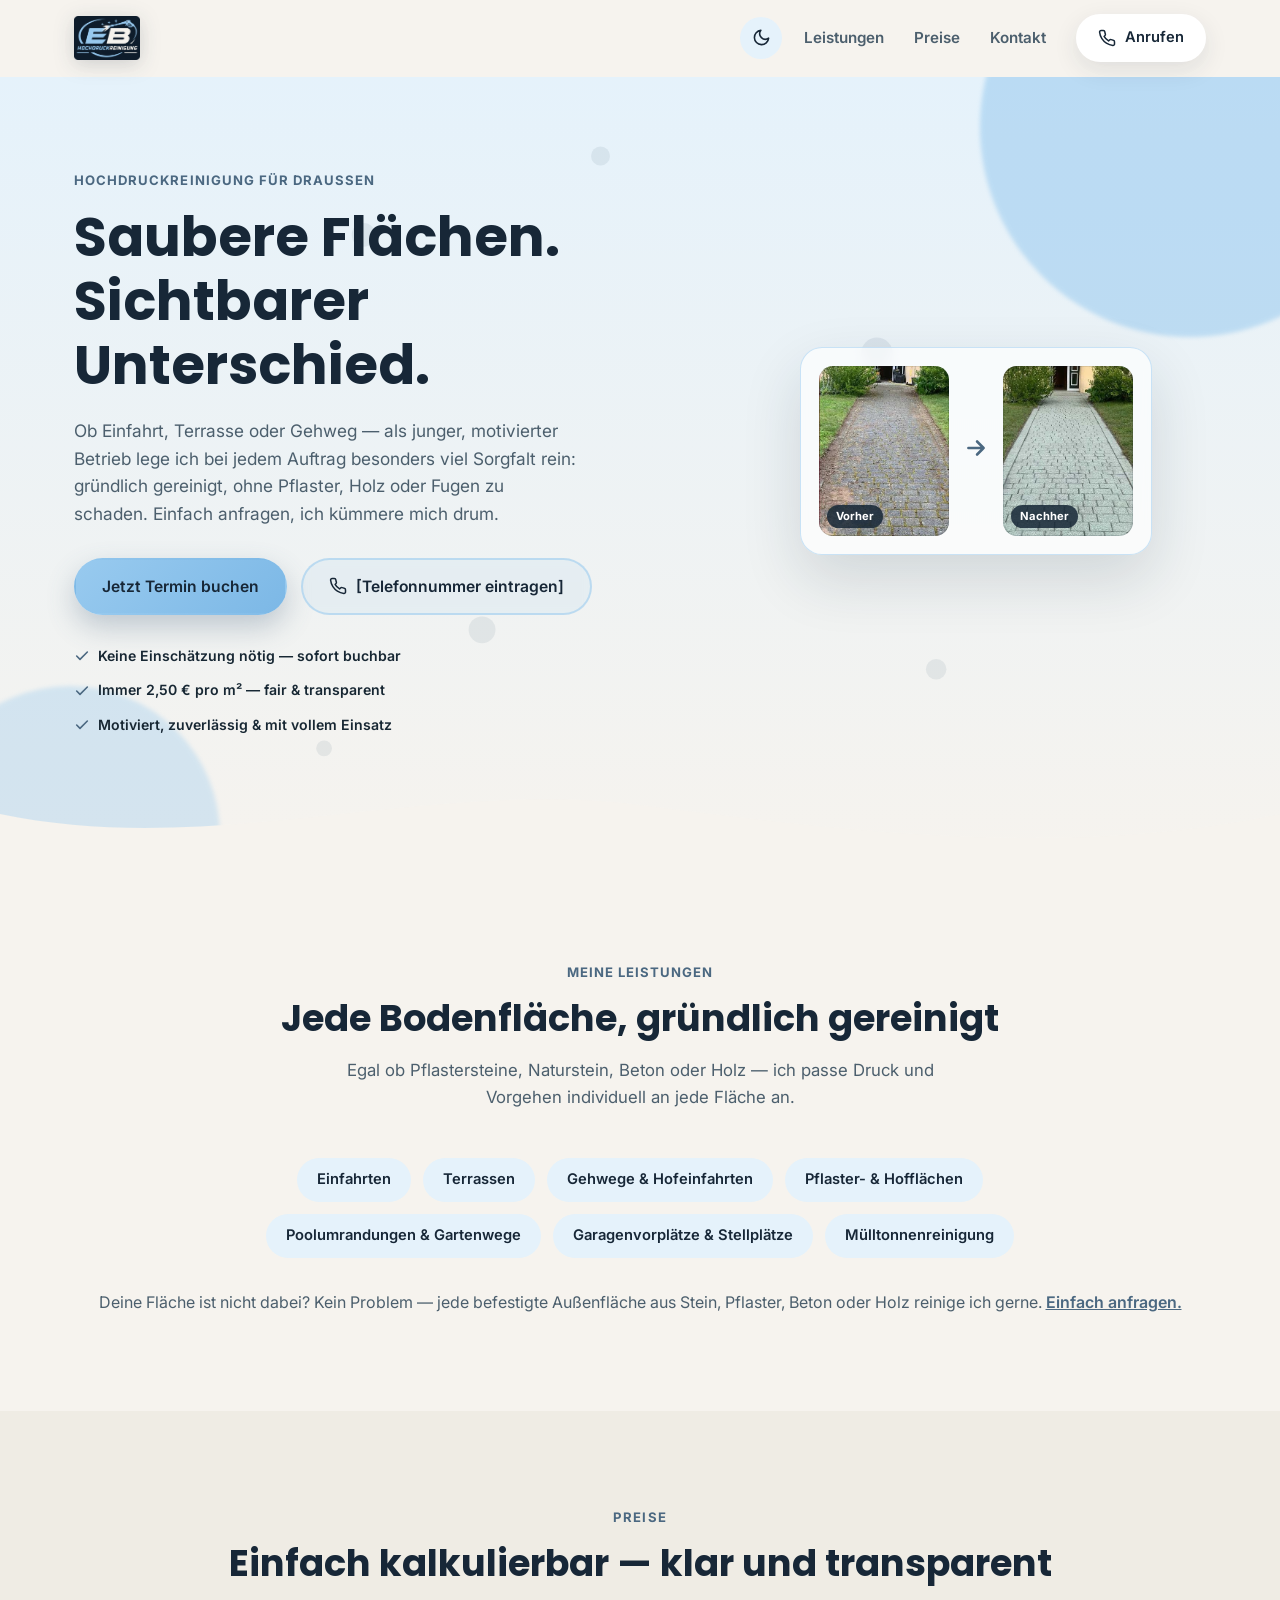
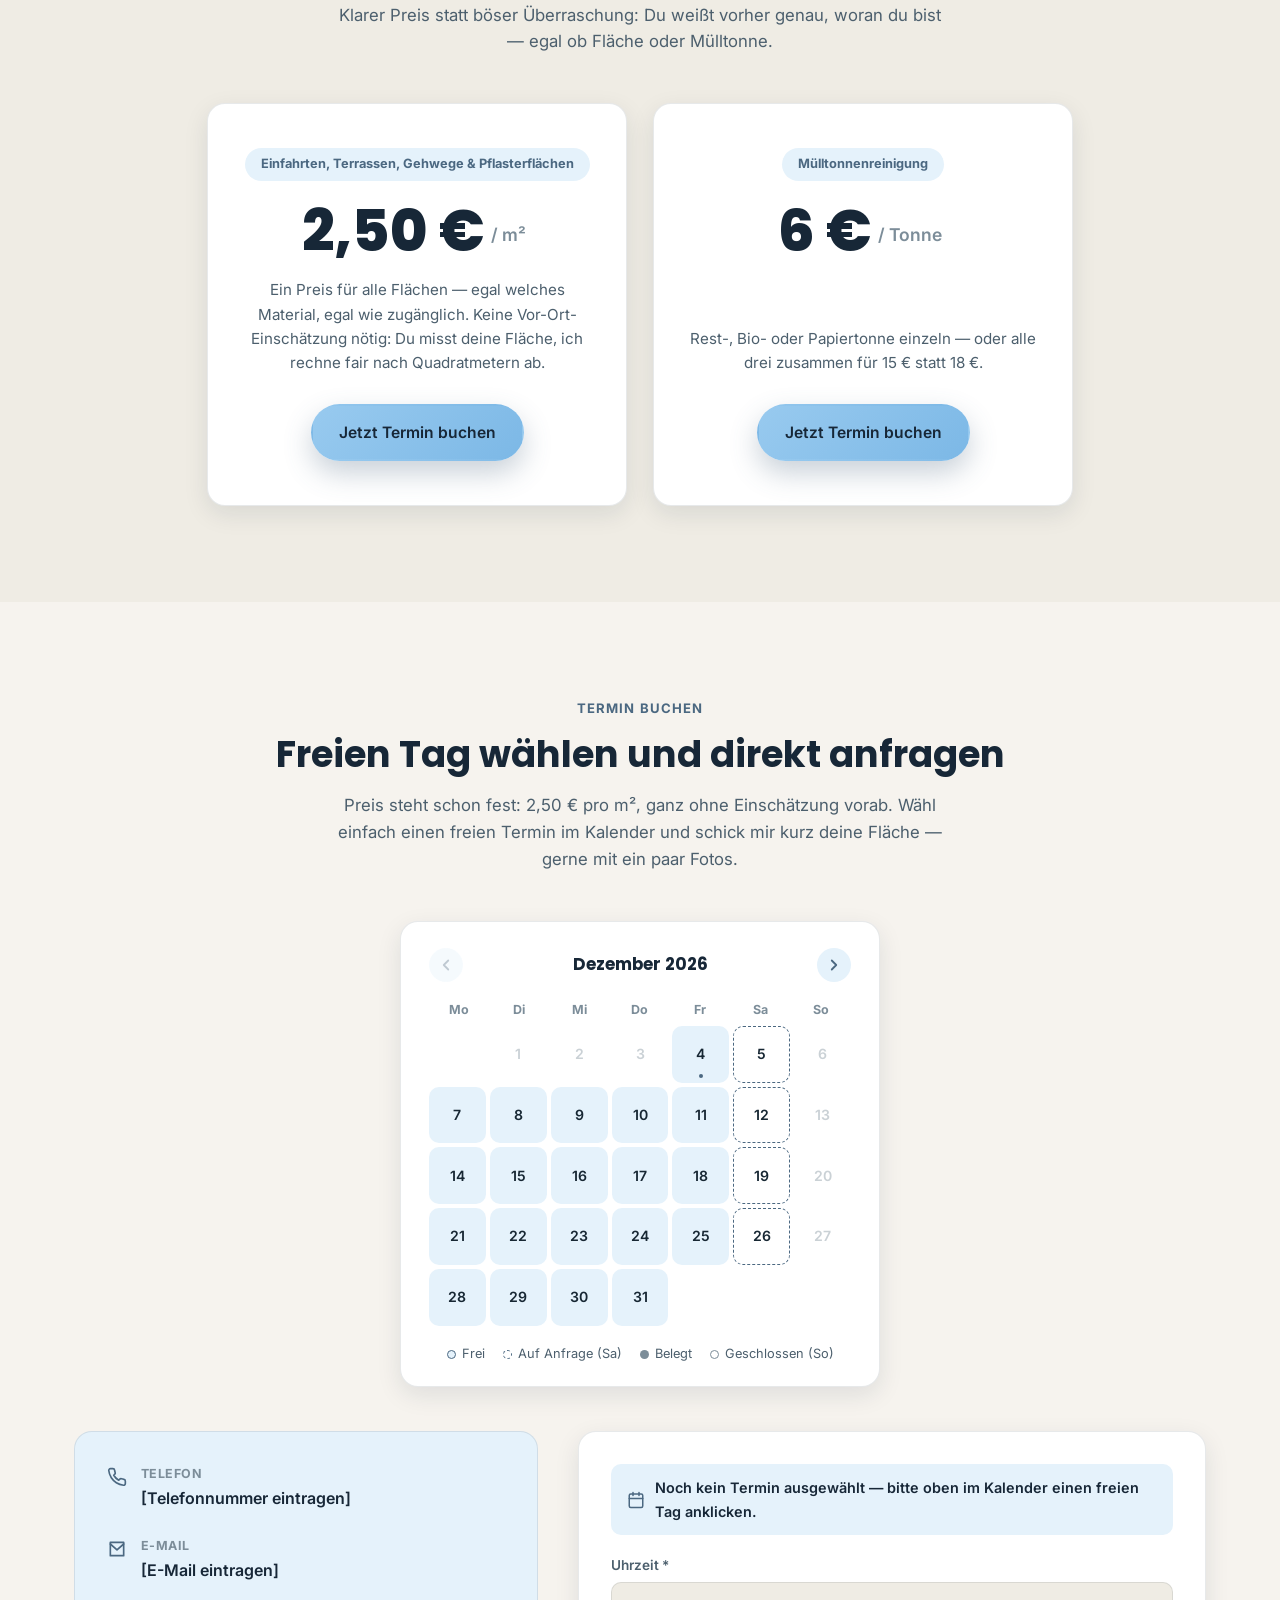
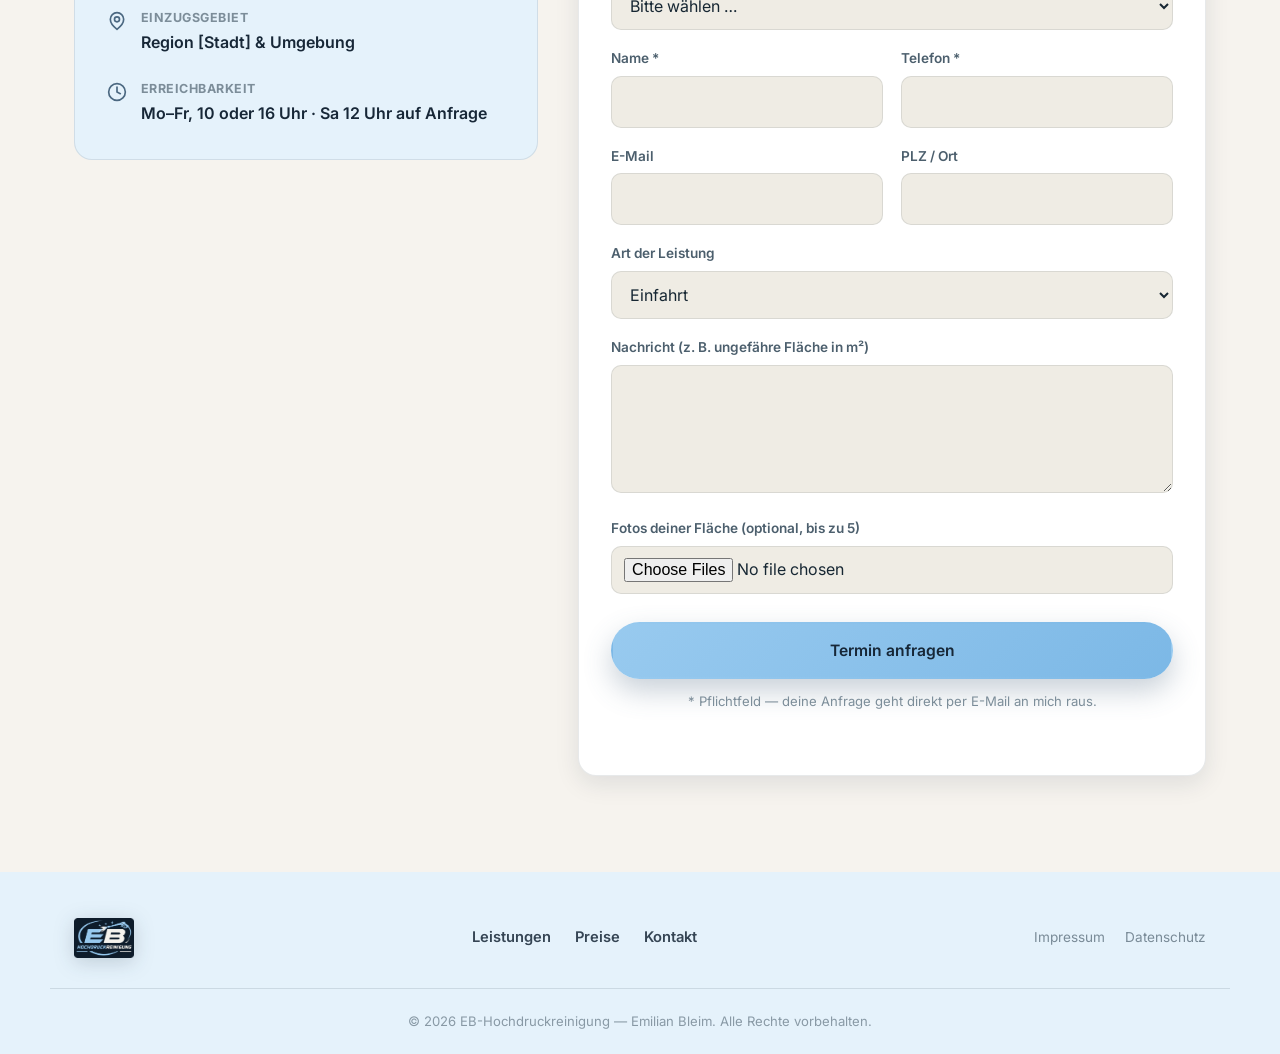
<file: index.html>
<!DOCTYPE html>
<html lang="de">
<head>
<meta charset="UTF-8">
<meta name="viewport" content="width=device-width, initial-scale=1.0">
<title>EB-Hochdruckreinigung — Einfahrten, Terrassen &amp; Pflaster wie neu</title>
<meta name="description" content="EB-Hochdruckreinigung (Emilian Bleim) reinigt Einfahrten, Terrassen, Gehwege und Pflasterflächen schonend und gründlich, plus Mülltonnenreinigung ab 6 € pro Tonne. Fester Preis von 2,50 € pro m², direkt online buchbar.">
<meta name="theme-color" content="#f6f3ee">
<link rel="icon" type="image/svg+xml" href="assets/favicon.svg">
<script>
(function () {
  try {
    var stored = localStorage.getItem("eb-theme");
    var theme = stored || (window.matchMedia && window.matchMedia("(prefers-color-scheme: dark)").matches ? "dark" : "light");
    document.documentElement.setAttribute("data-theme", theme);
  } catch (e) {}
})();
</script>

<link rel="preconnect" href="https://fonts.googleapis.com">
<link rel="preconnect" href="https://fonts.gstatic.com" crossorigin>
<link href="https://fonts.googleapis.com/css2?family=Poppins:wght@600;700;800&amp;family=Inter:wght@400;500;600;700&amp;display=swap" rel="stylesheet">

<link rel="stylesheet" href="css/style.css">

<script type="application/ld+json">
{
  "@context": "https://schema.org",
  "@type": "CleaningService",
  "name": "EB-Hochdruckreinigung",
  "alternateName": "Emilian Bleim – Hochdruckreinigung",
  "image": "assets/logo-eb.png",
  "description": "Professionelle Hochdruckreinigung von Einfahrten, Terrassen, Gehwegen und Pflasterflächen sowie Mülltonnenreinigung.",
  "founder": "Emilian Bleim",
  "areaServed": "Region [Stadt] & Umgebung",
  "telephone": "[Telefonnummer eintragen]",
  "email": "[E-Mail eintragen]",
  "priceRange": "ab 2,50 €/m²",
  "openingHours": "Mo-Fr"
}
</script>
</head>
<body>

<a class="skip-link" href="#hauptinhalt">Zum Inhalt springen</a>

<!-- ===================== HEADER ===================== -->
<header class="site-header" id="siteHeader">
  <div class="container header-inner">
    <a href="#top" class="brand">
      <img src="assets/logo-eb.png" alt="EB-Hochdruckreinigung" class="brand-logo" width="66" height="44">
    </a>

    <div class="header-right">
      <button class="theme-toggle" id="themeToggle" type="button" aria-label="Helles/Dunkles Design umschalten" aria-pressed="false">
        <svg class="theme-icon theme-icon--moon" viewBox="0 0 24 24" width="19" height="19" fill="none" stroke="currentColor" stroke-width="2" stroke-linecap="round" stroke-linejoin="round"><path d="M21 12.79A9 9 0 1 1 11.21 3 7 7 0 0 0 21 12.79z"/></svg>
        <svg class="theme-icon theme-icon--sun" viewBox="0 0 24 24" width="19" height="19" fill="none" stroke="currentColor" stroke-width="2" stroke-linecap="round" stroke-linejoin="round"><circle cx="12" cy="12" r="4.4"/><path d="M12 2.5v2.4M12 19.1v2.4M4.9 4.9l1.7 1.7M17.4 17.4l1.7 1.7M2.5 12h2.4M19.1 12h2.4M4.9 19.1l1.7-1.7M17.4 6.6l1.7-1.7"/></svg>
      </button>

      <nav class="main-nav" id="mainNav">
        <a href="#leistungen">Leistungen</a>
        <a href="#preise">Preise</a>
        <a href="#kontakt">Kontakt</a>
        <a href="tel:[Telefonnummer eintragen]" class="btn btn-call">
          <svg viewBox="0 0 24 24" width="18" height="18" fill="none" stroke="currentColor" stroke-width="2" stroke-linecap="round" stroke-linejoin="round"><path d="M22 16.92v3a2 2 0 0 1-2.18 2 19.79 19.79 0 0 1-8.63-3.07 19.5 19.5 0 0 1-6-6 19.79 19.79 0 0 1-3.07-8.67A2 2 0 0 1 4.11 2h3a2 2 0 0 1 2 1.72c.13.96.36 1.9.68 2.81a2 2 0 0 1-.45 2.11L8.09 9.91a16 16 0 0 0 6 6l1.27-1.27a2 2 0 0 1 2.11-.45c.91.32 1.85.55 2.81.68A2 2 0 0 1 22 16.92z"/></svg>
          Anrufen
        </a>
      </nav>

      <button class="nav-toggle" id="navToggle" aria-label="Menü öffnen" aria-expanded="false" aria-controls="mainNav">
        <span></span><span></span><span></span>
      </button>
    </div>
  </div>
</header>

<main id="hauptinhalt">

  <!-- ===================== HERO ===================== -->
  <section class="hero" id="top">
    <div class="hero-bg" aria-hidden="true">
      <div class="hero-blob hero-blob--1"></div>
      <div class="hero-blob hero-blob--2"></div>
      <svg class="hero-drops" viewBox="0 0 200 200" aria-hidden="true">
        <circle cx="30" cy="40" r="3" /><circle cx="160" cy="70" r="4" />
        <circle cx="90" cy="20" r="2.4" /><circle cx="60" cy="140" r="3.4" />
        <circle cx="175" cy="150" r="2.6" /><circle cx="20" cy="170" r="2" />
      </svg>
    </div>

    <div class="container hero-inner">
      <div class="hero-copy reveal">
        <p class="eyebrow">Hochdruckreinigung für draußen</p>
        <h1>Saubere Flächen.<br>Sichtbarer Unterschied.</h1>
        <p class="hero-lead">
          Ob Einfahrt, Terrasse oder Gehweg — als junger, motivierter
          Betrieb lege ich bei jedem Auftrag besonders viel Sorgfalt
          rein: gründlich gereinigt, ohne Pflaster, Holz oder Fugen zu
          schaden. Einfach anfragen, ich kümmere mich drum.
        </p>
        <div class="hero-actions">
          <a href="#kontakt" class="btn btn-primary">Jetzt Termin buchen</a>
          <a href="tel:[Telefonnummer eintragen]" class="btn btn-ghost">
            <svg viewBox="0 0 24 24" width="18" height="18" fill="none" stroke="currentColor" stroke-width="2" stroke-linecap="round" stroke-linejoin="round"><path d="M22 16.92v3a2 2 0 0 1-2.18 2 19.79 19.79 0 0 1-8.63-3.07 19.5 19.5 0 0 1-6-6 19.79 19.79 0 0 1-3.07-8.67A2 2 0 0 1 4.11 2h3a2 2 0 0 1 2 1.72c.13.96.36 1.9.68 2.81a2 2 0 0 1-.45 2.11L8.09 9.91a16 16 0 0 0 6 6l1.27-1.27a2 2 0 0 1 2.11-.45c.91.32 1.85.55 2.81.68A2 2 0 0 1 22 16.92z"/></svg>
            [Telefonnummer eintragen]
          </a>
        </div>

        <ul class="trust-badges">
          <li><svg viewBox="0 0 24 24" width="16" height="16" fill="none" stroke="currentColor" stroke-width="2.4" stroke-linecap="round" stroke-linejoin="round"><path d="M20 6 9 17l-5-5"/></svg> Keine Einschätzung nötig — sofort buchbar</li>
          <li><svg viewBox="0 0 24 24" width="16" height="16" fill="none" stroke="currentColor" stroke-width="2.4" stroke-linecap="round" stroke-linejoin="round"><path d="M20 6 9 17l-5-5"/></svg> Immer 2,50 € pro m² — fair &amp; transparent</li>
          <li><svg viewBox="0 0 24 24" width="16" height="16" fill="none" stroke="currentColor" stroke-width="2.4" stroke-linecap="round" stroke-linejoin="round"><path d="M20 6 9 17l-5-5"/></svg> Motiviert, zuverlässig &amp; mit vollem Einsatz</li>
        </ul>
      </div>

      <div class="hero-visual reveal" aria-hidden="true">
        <div class="hero-card">
          <div class="hero-card-surface hero-card-surface--dirty">
            <span class="hero-card-label">Vorher</span>
          </div>
          <div class="hero-card-arrow">
            <svg viewBox="0 0 24 24" width="26" height="26" fill="none" stroke="currentColor" stroke-width="2.4" stroke-linecap="round" stroke-linejoin="round"><path d="M5 12h14M13 6l6 6-6 6"/></svg>
          </div>
          <div class="hero-card-surface hero-card-surface--clean">
            <span class="hero-card-label">Nachher</span>
          </div>
        </div>
      </div>
    </div>

    <svg class="hero-wave" viewBox="0 0 1440 100" preserveAspectRatio="none" aria-hidden="true">
      <path d="M0,40 C240,90 480,0 720,30 C960,60 1200,90 1440,40 L1440,100 L0,100 Z"></path>
    </svg>
  </section>

  <!-- ===================== LEISTUNGEN ===================== -->
  <section class="section" id="leistungen">
    <div class="container">
      <p class="eyebrow eyebrow--center reveal">Meine Leistungen</p>
      <h2 class="section-title reveal">Jede Bodenfläche, gründlich gereinigt</h2>
      <p class="section-lead reveal">
        Egal ob Pflastersteine, Naturstein, Beton oder Holz — ich passe
        Druck und Vorgehen individuell an jede Fläche an.
      </p>

      <ul class="service-tags reveal">
        <li>Einfahrten</li>
        <li>Terrassen</li>
        <li>Gehwege &amp; Hofeinfahrten</li>
        <li>Pflaster- &amp; Hofflächen</li>
        <li>Poolumrandungen &amp; Gartenwege</li>
        <li>Garagenvorplätze &amp; Stellplätze</li>
        <li>Mülltonnenreinigung</li>
      </ul>

      <p class="services-note reveal">
        Deine Fläche ist nicht dabei? Kein Problem — jede befestigte
        Außenfläche aus Stein, Pflaster, Beton oder Holz reinige ich gerne.
        <a href="#kontakt">Einfach anfragen.</a>
      </p>
    </div>
  </section>

  <!-- ===================== PREISE ===================== -->
  <section class="section section--tinted" id="preise">
    <div class="container">
      <p class="eyebrow eyebrow--center reveal">Preise</p>
      <h2 class="section-title reveal">Einfach kalkulierbar — klar und transparent</h2>
      <p class="section-lead reveal">
        Klarer Preis statt böser Überraschung: Du weißt vorher genau,
        woran du bist — egal ob Fläche oder Mülltonne.
      </p>

      <div class="price-cards">
        <div class="price-card reveal">
          <div class="price-card-tag">Einfahrten, Terrassen, Gehwege &amp; Pflasterflächen</div>
          <p class="price-card-amount">2,50&nbsp;€<span>/ m²</span></p>
          <p class="price-card-note">
            Ein Preis für alle Flächen — egal welches Material, egal wie
            zugänglich. Keine Vor-Ort-Einschätzung nötig: Du misst deine
            Fläche, ich rechne fair nach Quadratmetern ab.
          </p>
          <a href="#kontakt" class="btn btn-primary">Jetzt Termin buchen</a>
        </div>

        <div class="price-card reveal">
          <div class="price-card-tag">Mülltonnenreinigung</div>
          <p class="price-card-amount">6&nbsp;€<span>/ Tonne</span></p>
          <p class="price-card-note">
            Rest-, Bio- oder Papiertonne einzeln — oder alle drei
            zusammen für 15 € statt 18 €.
          </p>
          <a href="#kontakt" class="btn btn-primary">Jetzt Termin buchen</a>
        </div>
      </div>
    </div>
  </section>

  <!-- ===================== KONTAKT / BUCHUNG ===================== -->
  <section class="section" id="kontakt">
    <div class="container">
      <p class="eyebrow eyebrow--center reveal">Termin buchen</p>
      <h2 class="section-title reveal">Freien Tag wählen und direkt anfragen</h2>
      <p class="section-lead reveal">
        Preis steht schon fest: 2,50 € pro m², ganz ohne Einschätzung vorab.
        Wähl einfach einen freien Termin im Kalender und schick mir kurz
        deine Fläche — gerne mit ein paar Fotos.
      </p>

      <div class="calendar reveal" id="bookingCalendar">
        <div class="calendar-header">
          <button type="button" class="calendar-nav" id="calPrev" aria-label="Vorheriger Monat">
            <svg viewBox="0 0 24 24" width="18" height="18" fill="none" stroke="currentColor" stroke-width="2.4" stroke-linecap="round" stroke-linejoin="round"><path d="M15 6l-6 6 6 6"/></svg>
          </button>
          <span class="calendar-month" id="calMonthLabel">&nbsp;</span>
          <button type="button" class="calendar-nav" id="calNext" aria-label="Nächster Monat">
            <svg viewBox="0 0 24 24" width="18" height="18" fill="none" stroke="currentColor" stroke-width="2.4" stroke-linecap="round" stroke-linejoin="round"><path d="M9 6l6 6-6 6"/></svg>
          </button>
        </div>
        <div class="calendar-weekdays">
          <span>Mo</span><span>Di</span><span>Mi</span><span>Do</span><span>Fr</span><span>Sa</span><span>So</span>
        </div>
        <div class="calendar-days" id="calDays"></div>
        <div class="calendar-legend">
          <span><i class="cal-dot cal-dot--free"></i>Frei</span>
          <span><i class="cal-dot cal-dot--onrequest"></i>Auf Anfrage (Sa)</span>
          <span><i class="cal-dot cal-dot--booked"></i>Belegt</span>
          <span><i class="cal-dot cal-dot--closed"></i>Geschlossen (So)</span>
        </div>
      </div>

      <div class="contact-grid">
        <div class="contact-info reveal">
          <div class="contact-info-item">
            <svg viewBox="0 0 24 24" width="20" height="20" fill="none" stroke="currentColor" stroke-width="2" stroke-linecap="round" stroke-linejoin="round"><path d="M22 16.92v3a2 2 0 0 1-2.18 2 19.79 19.79 0 0 1-8.63-3.07 19.5 19.5 0 0 1-6-6 19.79 19.79 0 0 1-3.07-8.67A2 2 0 0 1 4.11 2h3a2 2 0 0 1 2 1.72c.13.96.36 1.9.68 2.81a2 2 0 0 1-.45 2.11L8.09 9.91a16 16 0 0 0 6 6l1.27-1.27a2 2 0 0 1 2.11-.45c.91.32 1.85.55 2.81.68A2 2 0 0 1 22 16.92z"/></svg>
            <div><span>Telefon</span><a href="tel:[Telefonnummer eintragen]">[Telefonnummer eintragen]</a></div>
          </div>
          <div class="contact-info-item">
            <svg viewBox="0 0 24 24" width="20" height="20" fill="none" stroke="currentColor" stroke-width="2" stroke-linecap="round" stroke-linejoin="round"><path d="M4 4h16v16H4z"/><path d="m4 6 8 7 8-7"/></svg>
            <div><span>E-Mail</span><a href="mailto:[E-Mail eintragen]">[E-Mail eintragen]</a></div>
          </div>
          <div class="contact-info-item">
            <svg viewBox="0 0 24 24" width="20" height="20" fill="none" stroke="currentColor" stroke-width="2" stroke-linecap="round" stroke-linejoin="round"><path d="M20 10c0 6-8 12-8 12s-8-6-8-12a8 8 0 0 1 16 0z"/><circle cx="12" cy="10" r="3"/></svg>
            <div><span>Einzugsgebiet</span><p>Region [Stadt] &amp; Umgebung</p></div>
          </div>
          <div class="contact-info-item">
            <svg viewBox="0 0 24 24" width="20" height="20" fill="none" stroke="currentColor" stroke-width="2" stroke-linecap="round" stroke-linejoin="round"><circle cx="12" cy="12" r="10"/><path d="M12 6v6l4 2"/></svg>
            <div><span>Erreichbarkeit</span><p>Mo–Fr, 10 oder 16 Uhr · Sa 12 Uhr auf Anfrage</p></div>
          </div>
        </div>

        <form class="contact-form reveal" id="contactForm" novalidate>
          <div class="selected-date" id="calSelectedText">
            <svg viewBox="0 0 24 24" width="18" height="18" fill="none" stroke="currentColor" stroke-width="2" stroke-linecap="round" stroke-linejoin="round"><rect x="3" y="4" width="18" height="18" rx="2"/><path d="M16 2v4M8 2v4M3 10h18"/></svg>
            <span>Noch kein Termin ausgewählt — bitte oben im Kalender einen freien Tag anklicken.</span>
          </div>

          <div class="form-field">
            <label for="cfSlot">Uhrzeit *</label>
            <select id="cfSlot" name="zeitfenster" required>
              <option value="" disabled selected>Bitte wählen …</option>
              <option value="10:00 Uhr">10:00 Uhr</option>
              <option value="16:00 Uhr">16:00 Uhr</option>
            </select>
          </div>

          <div class="form-row">
            <div class="form-field">
              <label for="cfName">Name *</label>
              <input type="text" id="cfName" name="name" required autocomplete="name">
            </div>
            <div class="form-field">
              <label for="cfPhone">Telefon *</label>
              <input type="tel" id="cfPhone" name="phone" required autocomplete="tel">
            </div>
          </div>
          <div class="form-row">
            <div class="form-field">
              <label for="cfEmail">E-Mail</label>
              <input type="email" id="cfEmail" name="email" autocomplete="email">
            </div>
            <div class="form-field">
              <label for="cfPlace">PLZ / Ort</label>
              <input type="text" id="cfPlace" name="place" autocomplete="postal-code">
            </div>
          </div>
          <div class="form-field">
            <label for="cfType">Art der Leistung</label>
            <select id="cfType" name="type">
              <option value="Einfahrt">Einfahrt</option>
              <option value="Terrasse">Terrasse</option>
              <option value="Gehweg / Hofeinfahrt">Gehweg / Hofeinfahrt</option>
              <option value="Pflaster- / Hoffläche">Pflaster- / Hoffläche</option>
              <option value="Poolumrandung / Gartenweg">Poolumrandung / Gartenweg</option>
              <option value="Mülltonnenreinigung">Mülltonnenreinigung</option>
              <option value="Sonstiges">Sonstiges</option>
            </select>
          </div>
          <div class="form-field">
            <label for="cfMsg">Nachricht (z. B. ungefähre Fläche in m²)</label>
            <textarea id="cfMsg" name="message" rows="4"></textarea>
          </div>

          <div class="form-field">
            <label for="cfPhotos">Fotos deiner Fläche (optional, bis zu 5)</label>
            <input type="file" id="cfPhotos" name="fotos[]" accept="image/*" multiple>
            <div class="photo-previews" id="photoPreviews"></div>
          </div>

          <!-- Web3Forms: https://web3forms.com – kostenloser Access Key nötig, siehe ANLEITUNG.md -->
          <input type="hidden" name="access_key" value="[WEB3FORMS_ACCESS_KEY_EINTRAGEN]">
          <input type="hidden" name="subject" value="Neue Buchungsanfrage – EB-Hochdruckreinigung">
          <input type="hidden" name="termin" id="cfTermin" value="">
          <input type="checkbox" name="botcheck" class="form-honeypot" tabindex="-1" autocomplete="off">

          <button type="submit" class="btn btn-primary btn-block" id="cfSubmit">Termin anfragen</button>
          <p class="form-hint">* Pflichtfeld — deine Anfrage geht direkt per E-Mail an mich raus.</p>
          <p class="form-status" id="formStatus" role="status" aria-live="polite"></p>
        </form>
      </div>
    </div>
  </section>

</main>

<!-- ===================== FOOTER ===================== -->
<footer class="site-footer">
  <div class="container footer-inner">
    <a href="#top" class="brand brand--footer">
      <img src="assets/logo-eb.png" alt="EB-Hochdruckreinigung" class="brand-logo" width="60" height="40">
    </a>

    <nav class="footer-nav">
      <a href="#leistungen">Leistungen</a>
      <a href="#preise">Preise</a>
      <a href="#kontakt">Kontakt</a>
    </nav>

    <div class="footer-legal">
      <a href="#">Impressum</a>
      <a href="#">Datenschutz</a>
    </div>
  </div>
  <div class="container footer-bottom">
    <p>&copy; <span id="year"></span> EB-Hochdruckreinigung — Emilian Bleim. Alle Rechte vorbehalten.</p>
  </div>
</footer>

<script src="js/main.js"></script>
</body>
</html>
</file>
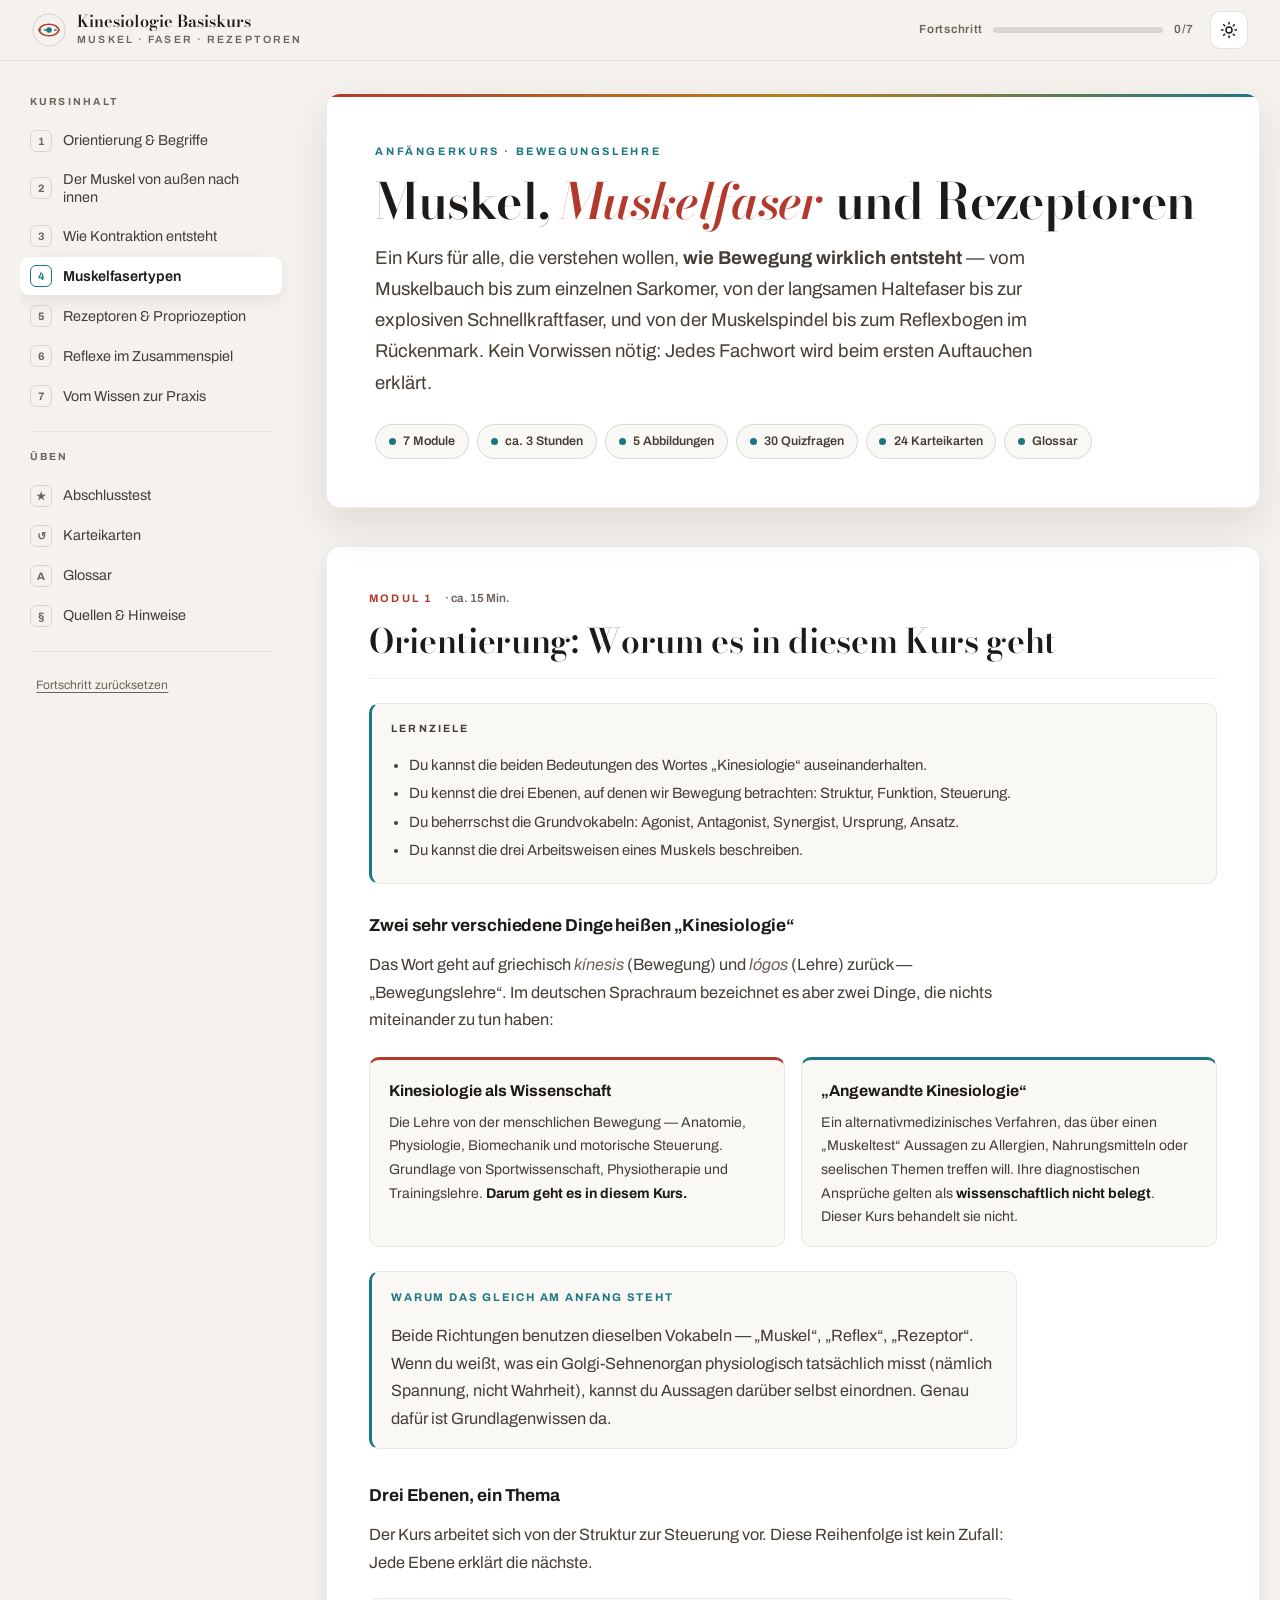
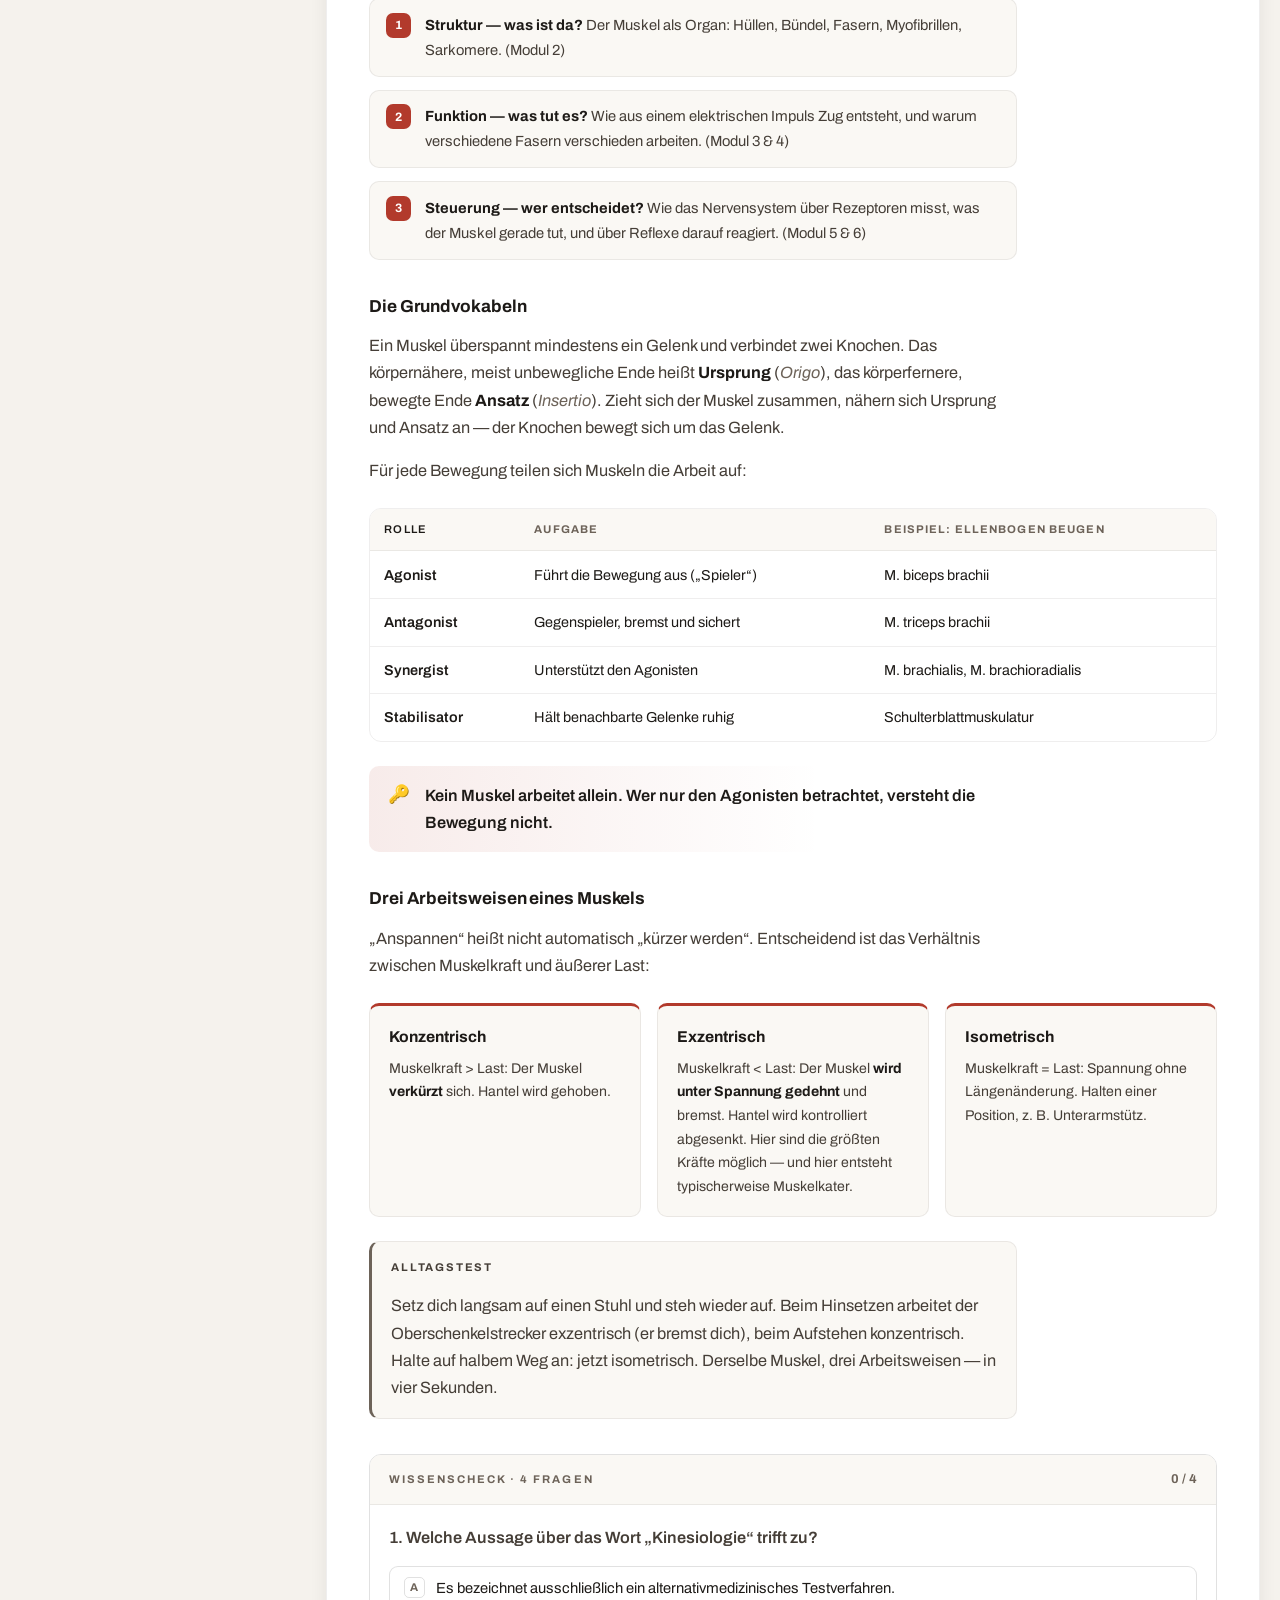
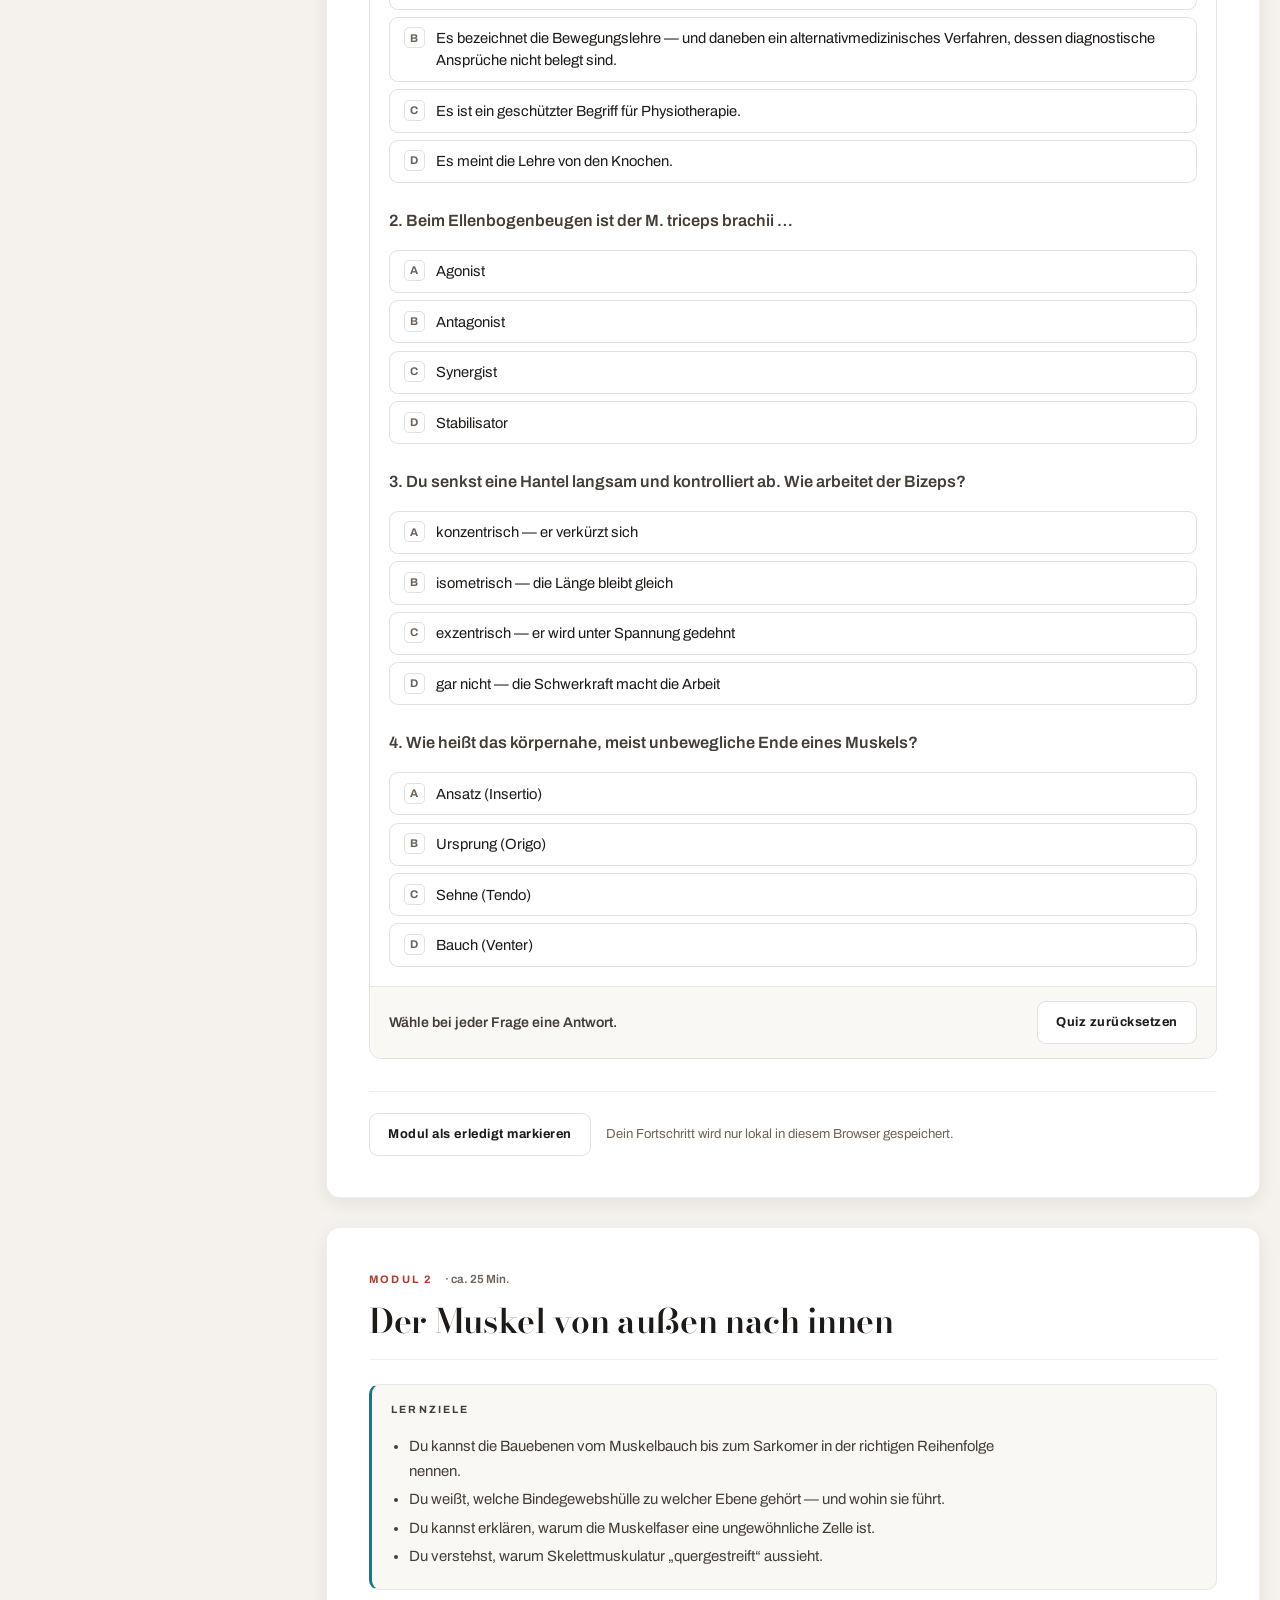
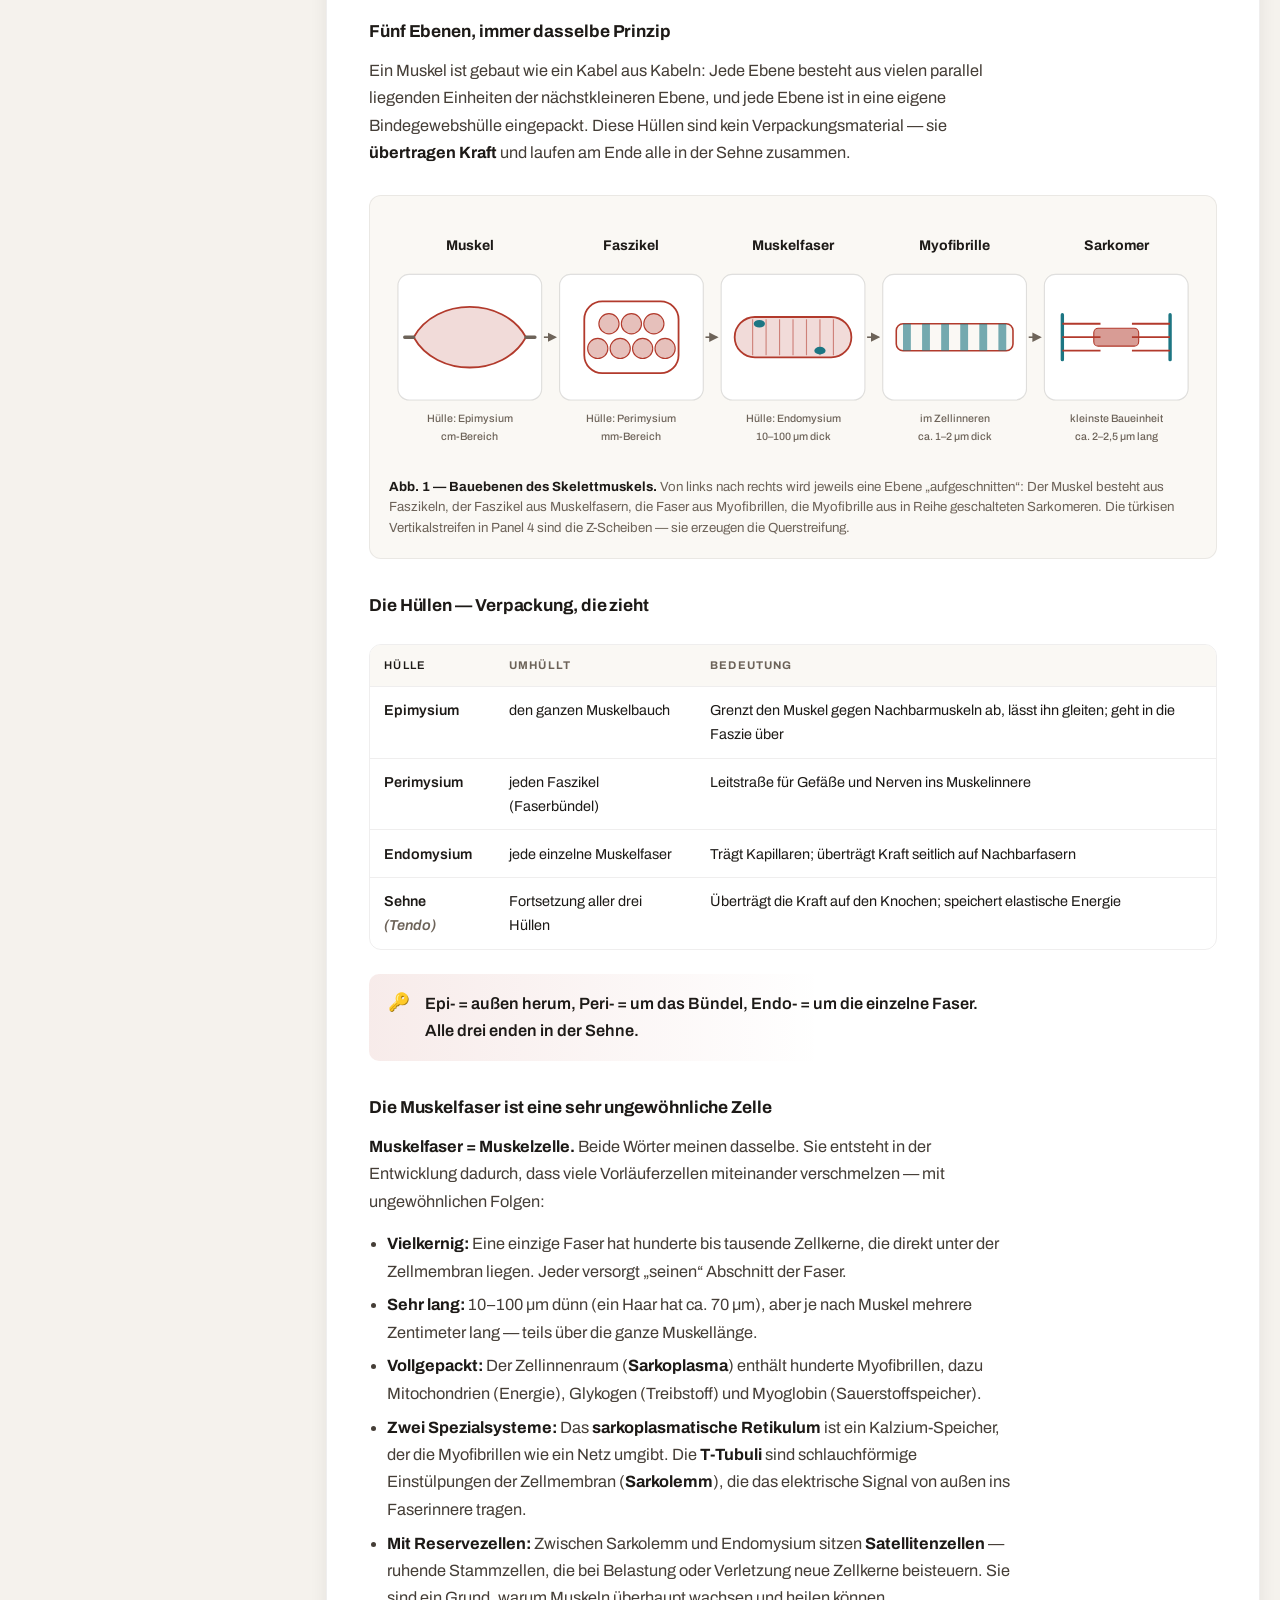
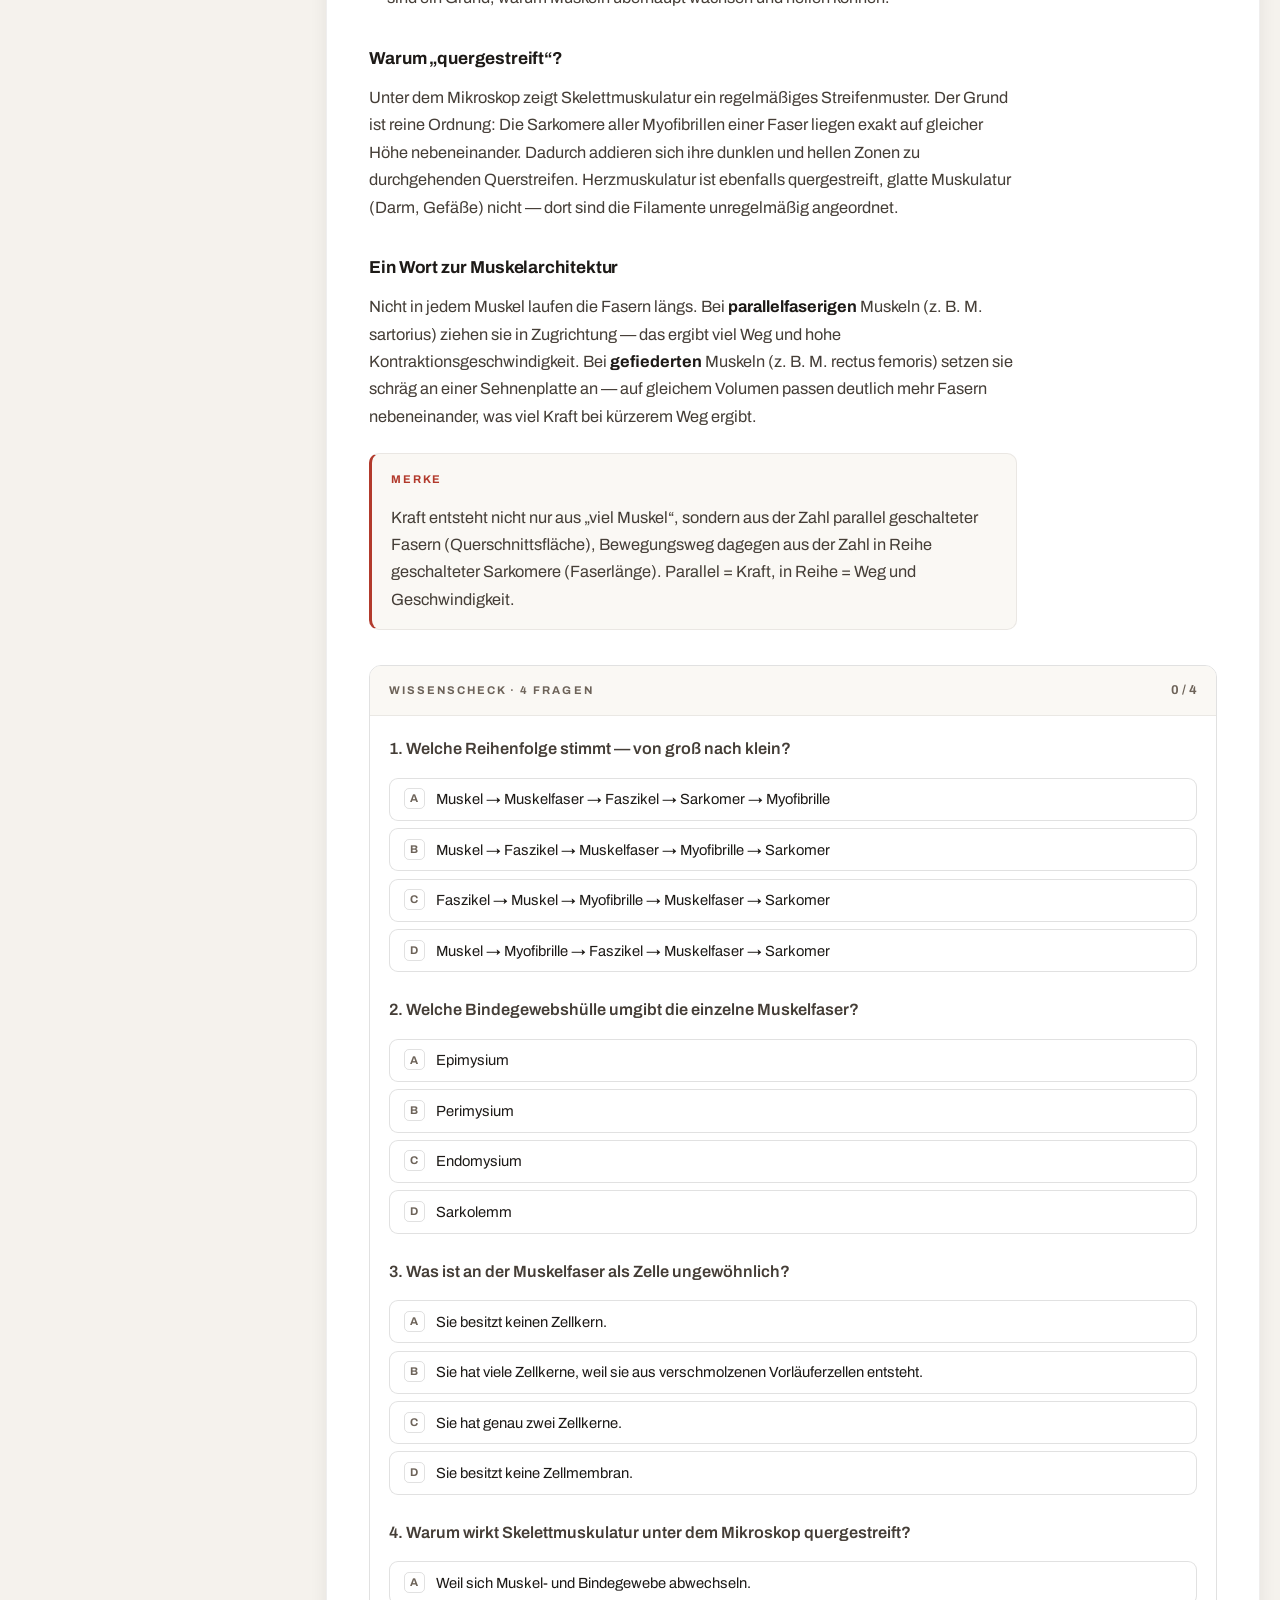
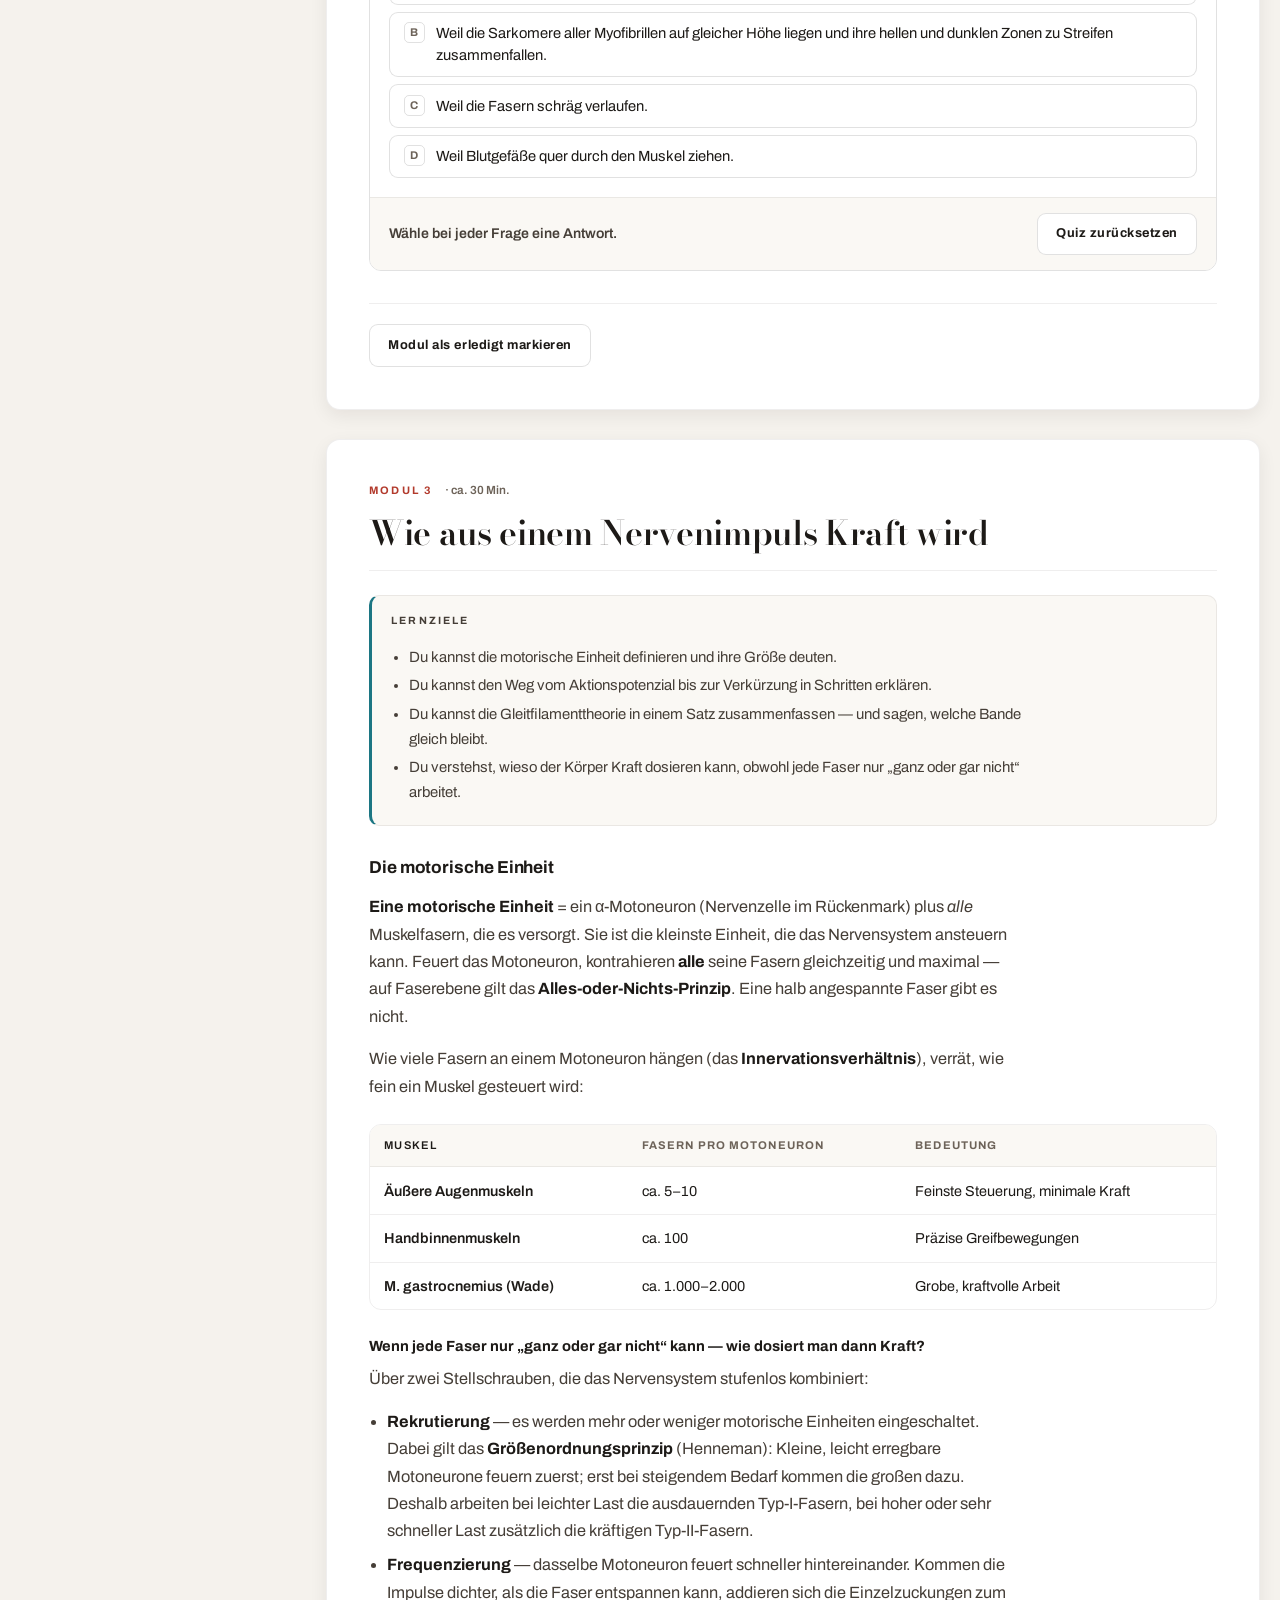
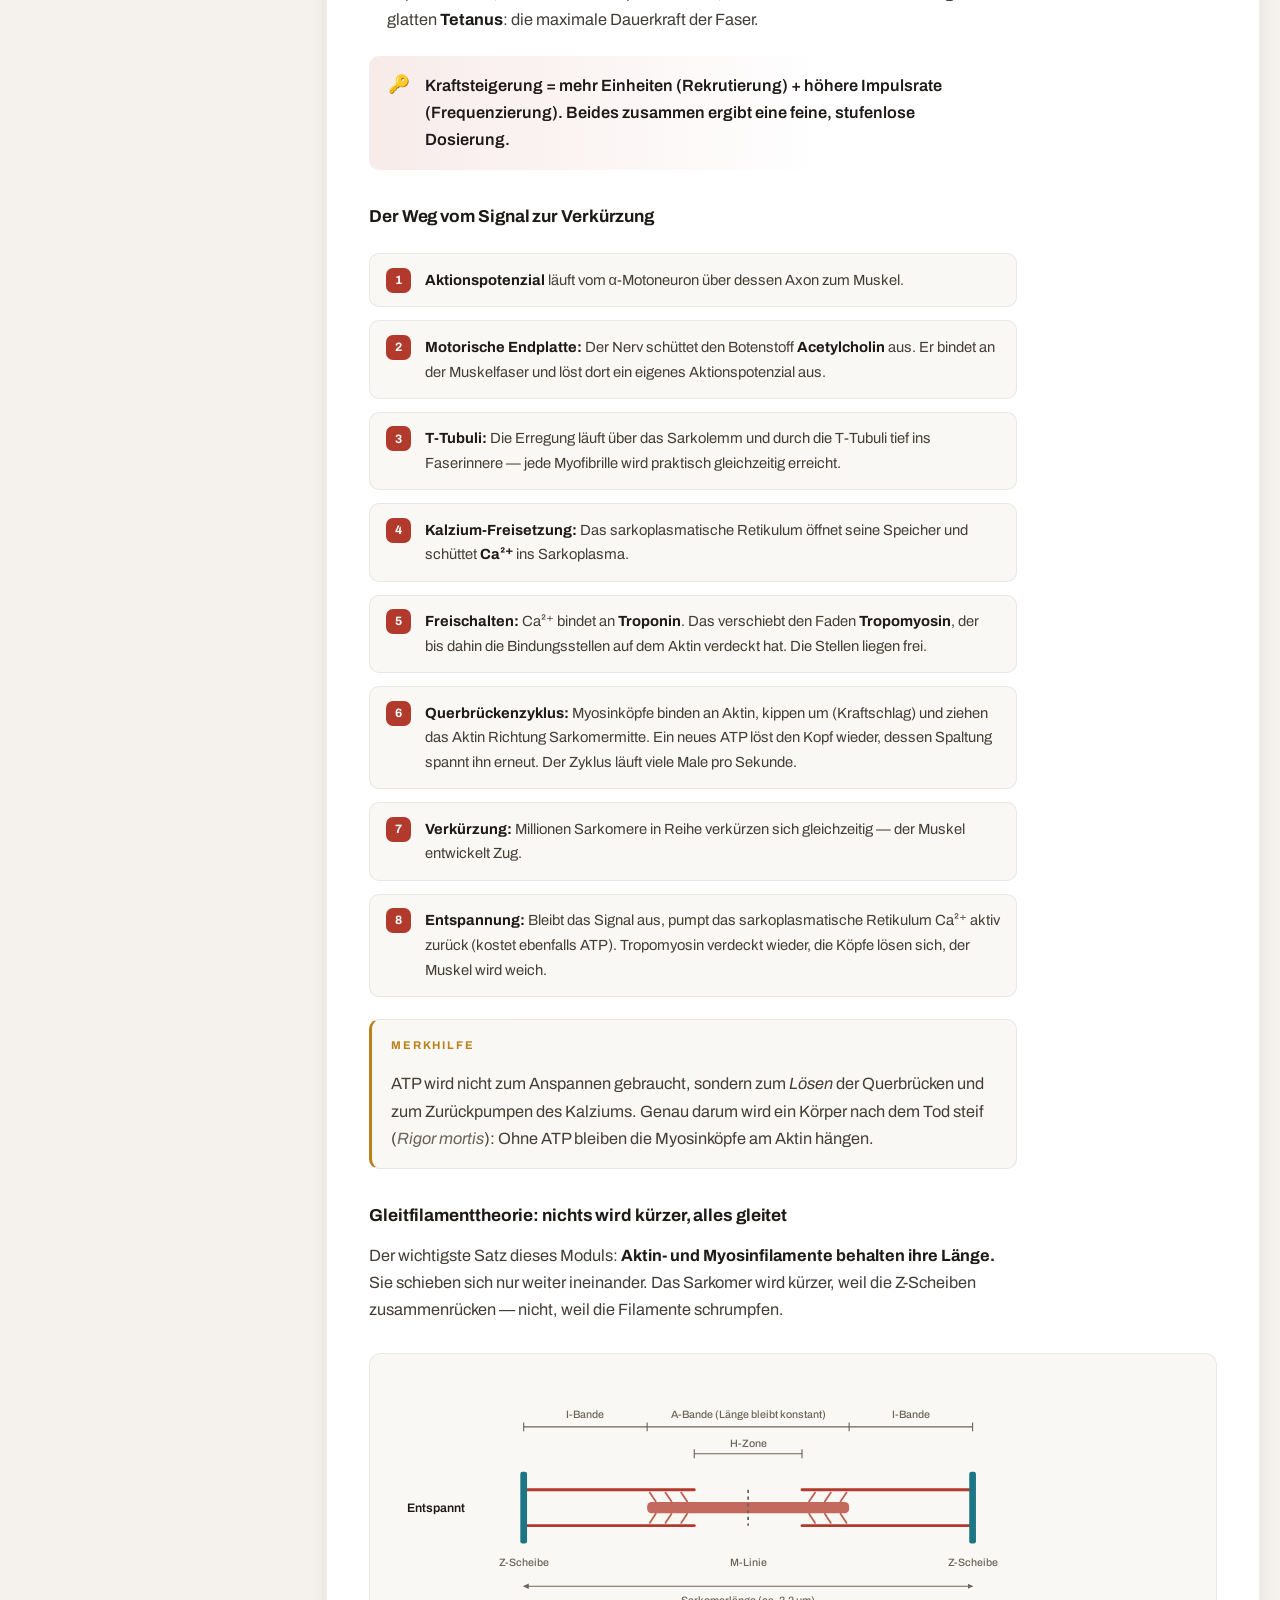
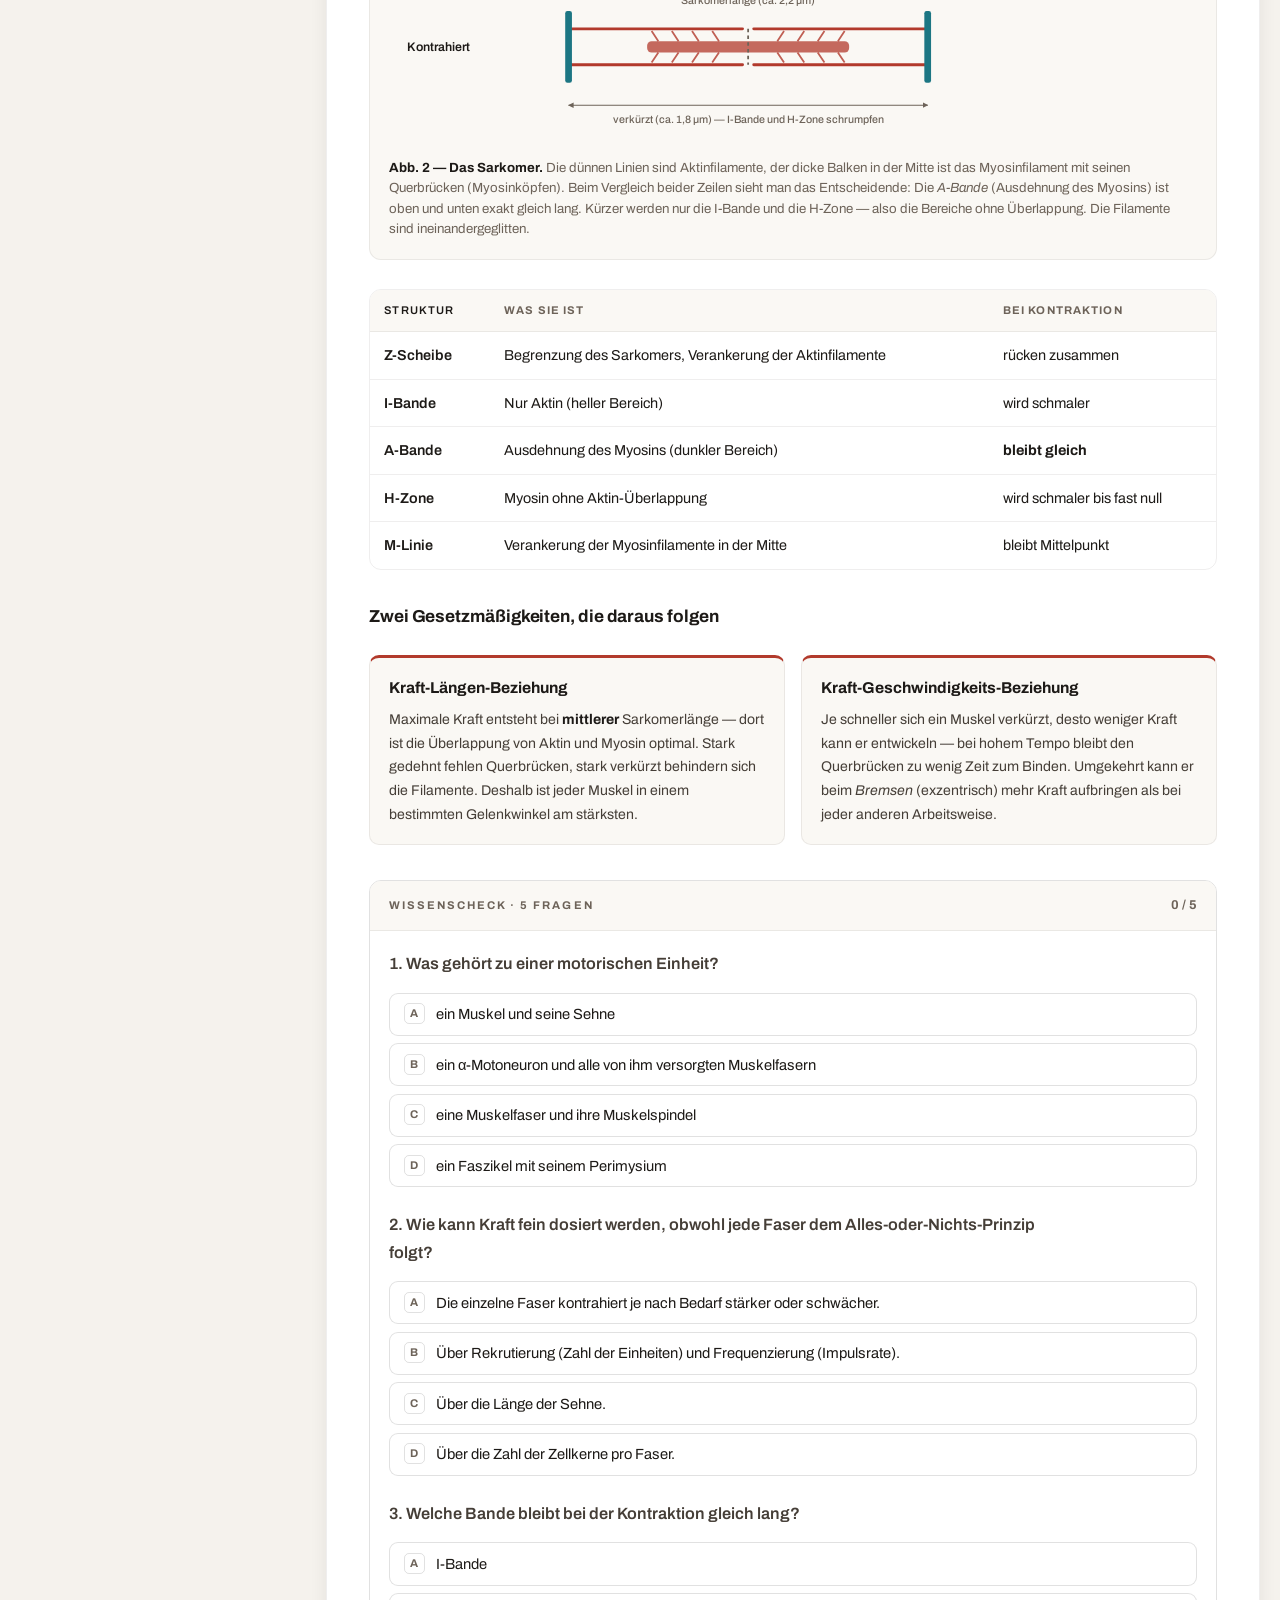
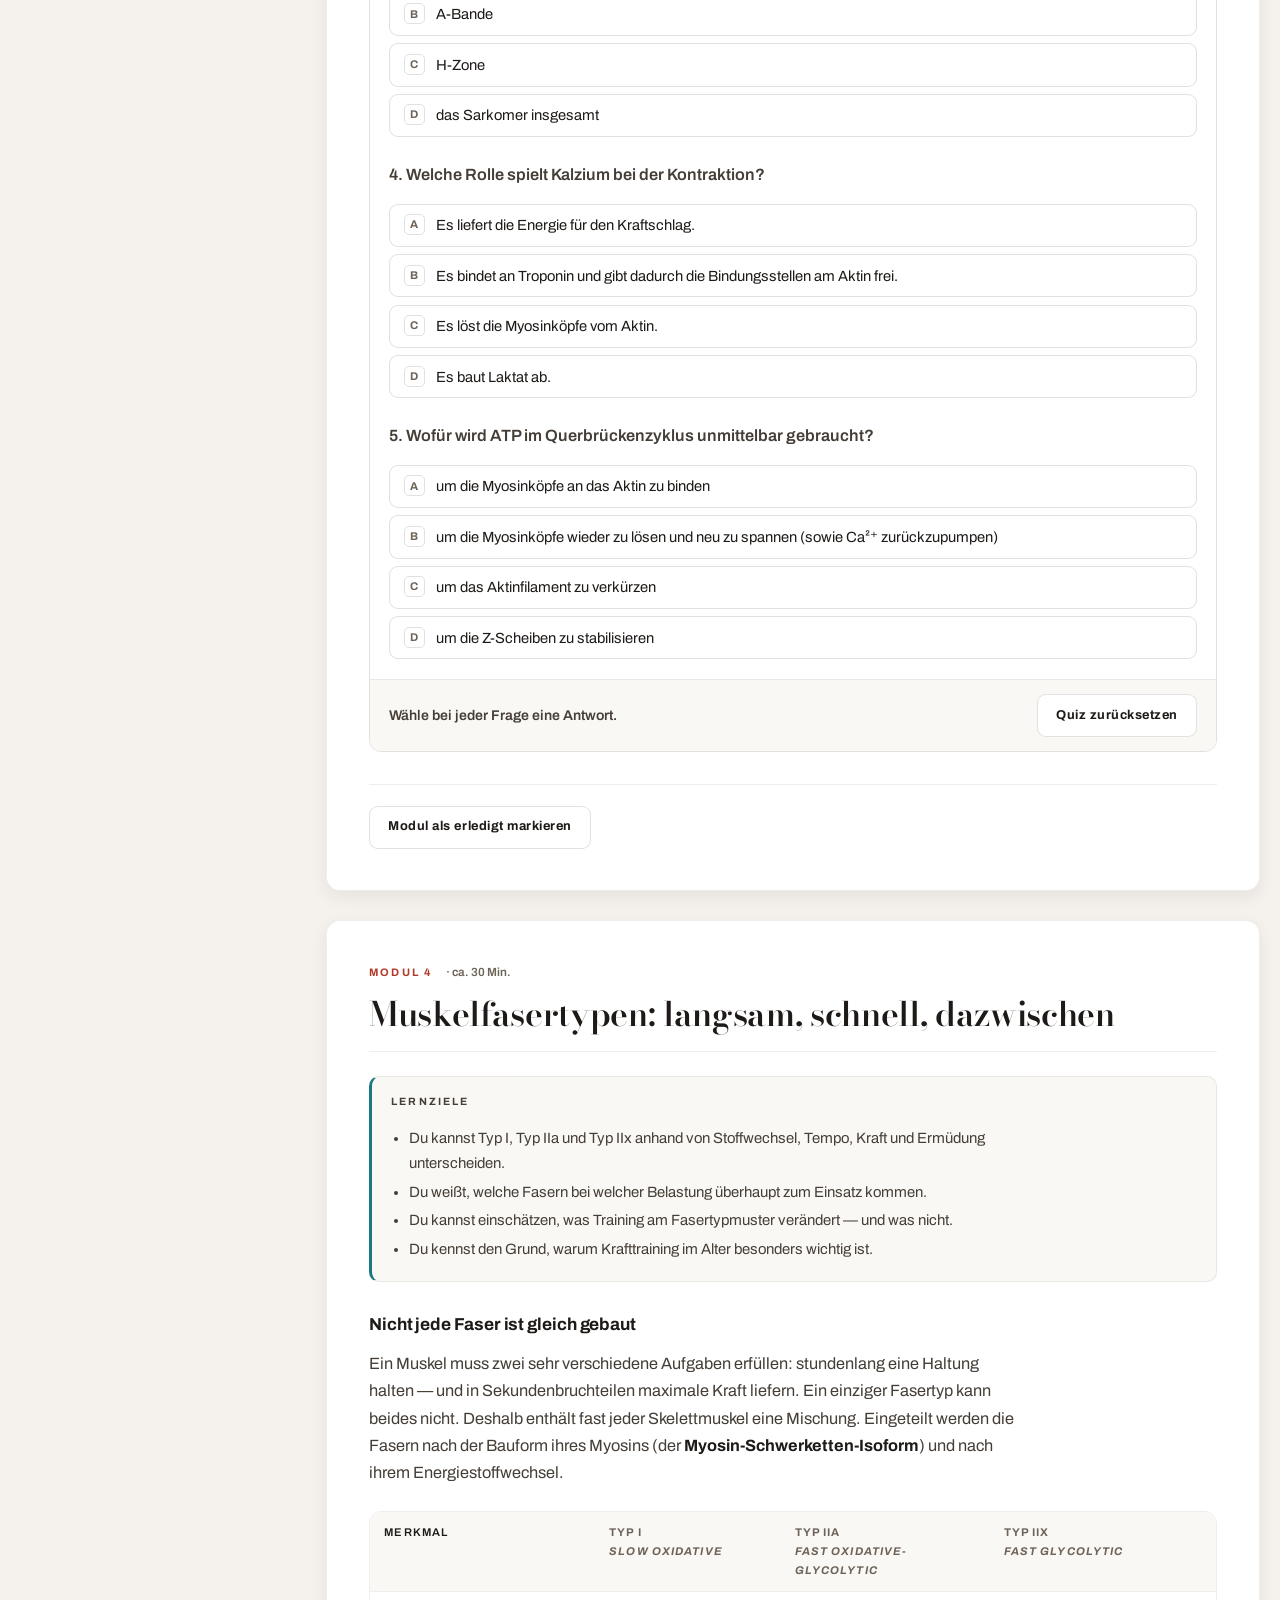
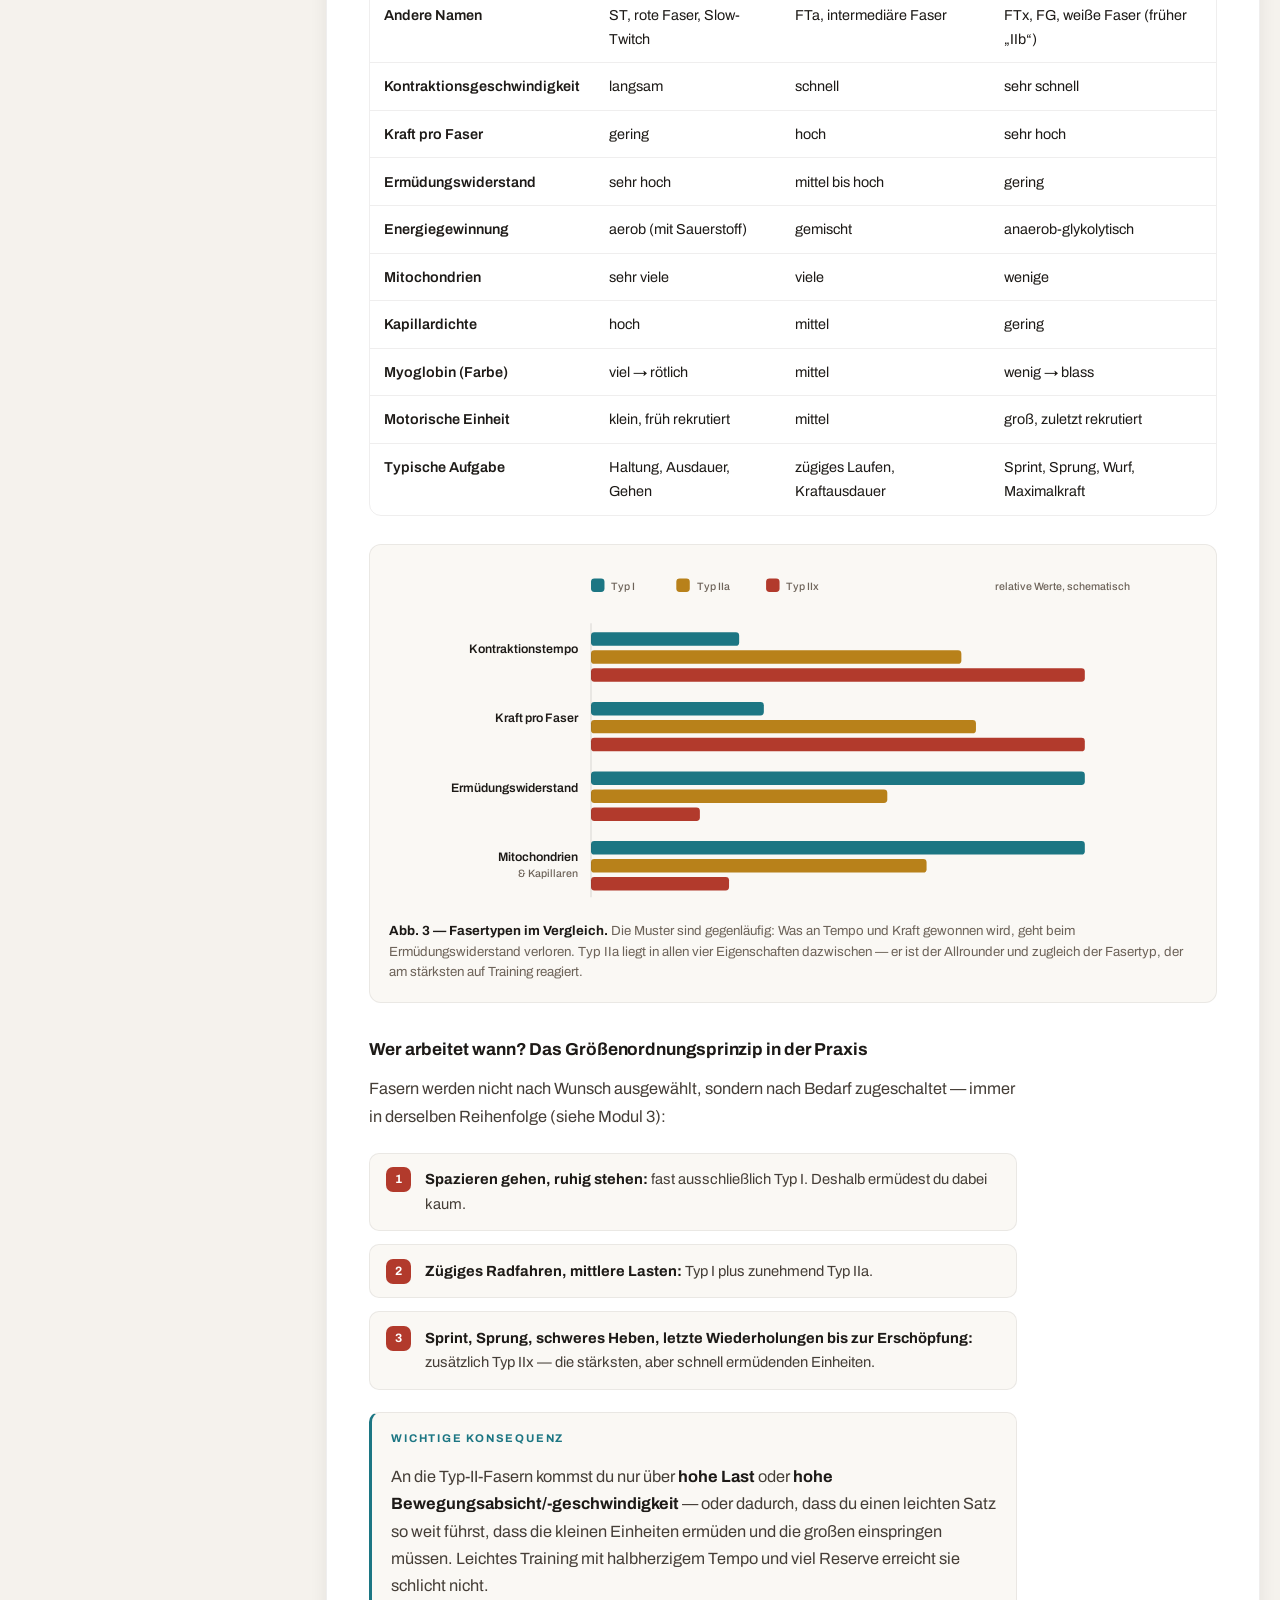
<file: kurs/kinesiologie/index.html>
<!DOCTYPE html>
<html lang="de">
<head>
  <meta charset="UTF-8" />
  <meta name="viewport" content="width=device-width, initial-scale=1.0" />
  <title>Kinesiologie Basiskurs · Muskel, Muskelfaser &amp; Rezeptoren</title>
  <meta name="description" content="Kostenloser Anfängerkurs zur Bewegungslehre: Aufbau des Muskels, Sarkomer und Kontraktion, Muskelfasertypen (Typ I, IIa, IIx) sowie Rezeptoren und Propriozeption (Muskelspindel, Golgi-Sehnenorgan, Reflexe). Mit Abbildungen, Quiz, Karteikarten und Glossar." />
  <meta name="theme-color" content="#f5f2ed" />
  <meta property="og:title" content="Kinesiologie Basiskurs · Muskel, Muskelfaser &amp; Rezeptoren" />
  <meta property="og:description" content="Anfängerkurs Bewegungslehre: Muskelaufbau, Kontraktion, Fasertypen und Propriozeption — mit Quiz, Karteikarten und Glossar." />
  <meta property="og:type" content="website" />
  <meta property="og:locale" content="de_DE" />

  <link rel="preconnect" href="https://fonts.googleapis.com" />
  <link rel="preconnect" href="https://fonts.gstatic.com" crossorigin />
  <link href="https://fonts.googleapis.com/css2?family=Bodoni+Moda:ital,opsz,wght@0,6..96,500;0,6..96,600;1,6..96,500&family=Archivo:wght@400;500;600;700&display=swap" rel="stylesheet" />

  <link rel="icon" href="favicon.svg" type="image/svg+xml" />
  <link rel="stylesheet" href="kurs.css" />

  <script type="application/ld+json">
  {
    "@context": "https://schema.org",
    "@type": "Course",
    "name": "Kinesiologie Basiskurs — Muskel, Muskelfaser und Rezeptoren",
    "description": "Anfängerkurs zur Bewegungslehre: Aufbau und Kontraktion des Muskels, Muskelfasertypen sowie Rezeptoren und Propriozeption.",
    "inLanguage": "de",
    "educationalLevel": "Anfänger",
    "isAccessibleForFree": true,
    "teaches": ["Muskelaufbau", "Sarkomer und Gleitfilamenttheorie", "Motorische Einheit", "Muskelfasertypen", "Propriozeption", "Muskelspindel", "Golgi-Sehnenorgan", "Reflexe"],
    "hasCourseInstance": {
      "@type": "CourseInstance",
      "courseMode": "online",
      "courseWorkload": "PT3H"
    }
  }
  </script>
</head>
<body>

<header class="topbar">
  <div class="topbar__inner">
    <button class="icon-btn nav-btn" id="navBtn" aria-label="Kursnavigation öffnen" aria-expanded="false" aria-controls="sidebar">
      <svg viewBox="0 0 24 24" fill="none" stroke="currentColor" stroke-width="2" stroke-linecap="round"><path d="M4 7h16M4 12h16M4 17h16"/></svg>
    </button>

    <div class="brand">
      <svg class="brand__mark" viewBox="0 0 40 40" aria-hidden="true">
        <circle cx="20" cy="20" r="19" fill="none" stroke="currentColor" stroke-opacity="0.18" />
        <path d="M8 20c4-9 20-9 24 0-4 9-20 9-24 0z" fill="none" stroke="var(--muscle)" stroke-width="2" stroke-linejoin="round"/>
        <path d="M8 20h24" stroke="var(--nerve)" stroke-width="1.6" stroke-dasharray="3 3"/>
        <circle cx="20" cy="20" r="3.2" fill="var(--nerve)"/>
      </svg>
      <div class="brand__text">
        <div class="brand__title">Kinesiologie Basiskurs</div>
        <div class="brand__sub">Muskel · Faser · Rezeptoren</div>
      </div>
    </div>

    <div class="topbar__spacer"></div>

    <div class="progress" title="Dein Kursfortschritt">
      <span>Fortschritt</span>
      <div class="progress__track"><div class="progress__bar" id="progressBar"></div></div>
      <span class="progress__score" id="progressText">0/7</span>
    </div>

    <button class="icon-btn theme-btn" id="themeBtn" aria-label="Helles/dunkles Design umschalten">
      <svg class="icon-sun" viewBox="0 0 24 24" fill="none" stroke="currentColor" stroke-width="2" stroke-linecap="round"><circle cx="12" cy="12" r="4"/><path d="M12 2v2M12 20v2M4.9 4.9l1.4 1.4M17.7 17.7l1.4 1.4M2 12h2M20 12h2M4.9 19.1l1.4-1.4M17.7 6.3l1.4-1.4"/></svg>
      <svg class="icon-moon" viewBox="0 0 24 24" fill="none" stroke="currentColor" stroke-width="2" stroke-linecap="round" stroke-linejoin="round"><path d="M21 12.8A9 9 0 1111.2 3a7 7 0 009.8 9.8z"/></svg>
    </button>
  </div>
</header>

<div class="scrim" id="scrim"></div>

<div class="layout">

  <aside class="sidebar" id="sidebar">
    <p class="sidebar__label">Kursinhalt</p>
    <ul class="toc" id="toc">
      <li><a href="#modul-1" data-module="1"><span class="toc__num">1</span> Orientierung &amp; Begriffe</a></li>
      <li><a href="#modul-2" data-module="2"><span class="toc__num">2</span> Der Muskel von außen nach innen</a></li>
      <li><a href="#modul-3" data-module="3"><span class="toc__num">3</span> Wie Kontraktion entsteht</a></li>
      <li><a href="#modul-4" data-module="4"><span class="toc__num">4</span> Muskelfasertypen</a></li>
      <li><a href="#modul-5" data-module="5"><span class="toc__num">5</span> Rezeptoren &amp; Propriozeption</a></li>
      <li><a href="#modul-6" data-module="6"><span class="toc__num">6</span> Reflexe im Zusammenspiel</a></li>
      <li><a href="#modul-7" data-module="7"><span class="toc__num">7</span> Vom Wissen zur Praxis</a></li>
    </ul>
    <div class="sidebar__sep"></div>
    <p class="sidebar__label">Üben</p>
    <ul class="toc">
      <li><a href="#abschlusstest"><span class="toc__num">★</span> Abschlusstest</a></li>
      <li><a href="#karteikarten"><span class="toc__num">↺</span> Karteikarten</a></li>
      <li><a href="#glossar"><span class="toc__num">A</span> Glossar</a></li>
      <li><a href="#quellen"><span class="toc__num">§</span> Quellen &amp; Hinweise</a></li>
    </ul>
    <div class="sidebar__sep"></div>
    <button class="sidebar__reset" id="resetBtn" type="button">Fortschritt zurücksetzen</button>
  </aside>

  <main class="content">

    <section class="hero">
      <p class="hero__eyebrow">Anfängerkurs · Bewegungslehre</p>
      <h1>Muskel, <em>Muskelfaser</em> und Rezeptoren</h1>
      <p class="hero__lead">
        Ein Kurs für alle, die verstehen wollen, <strong>wie Bewegung wirklich entsteht</strong> —
        vom Muskelbauch bis zum einzelnen Sarkomer, von der langsamen Haltefaser bis zur
        explosiven Schnellkraftfaser, und von der Muskelspindel bis zum Reflexbogen im Rückenmark.
        Kein Vorwissen nötig: Jedes Fachwort wird beim ersten Auftauchen erklärt.
      </p>
      <div class="hero__facts">
        <span class="chip"><span class="chip__dot"></span> 7 Module</span>
        <span class="chip"><span class="chip__dot"></span> ca. 3 Stunden</span>
        <span class="chip"><span class="chip__dot"></span> 5 Abbildungen</span>
        <span class="chip"><span class="chip__dot"></span> 30 Quizfragen</span>
        <span class="chip"><span class="chip__dot"></span> 24 Karteikarten</span>
        <span class="chip"><span class="chip__dot"></span> Glossar</span>
      </div>
    </section>

    <!-- ============================ MODUL 1 ============================ -->
    <section class="module" id="modul-1" data-module="1">
      <div class="module__head">
        <span class="module__num">Modul 1</span>
        <span class="module__time">· ca. 15 Min.</span>
        <h2>Orientierung: Worum es in diesem Kurs geht</h2>
      </div>

      <div class="goals">
        <p class="goals__title">Lernziele</p>
        <ul>
          <li>Du kannst die beiden Bedeutungen des Wortes „Kinesiologie“ auseinanderhalten.</li>
          <li>Du kennst die drei Ebenen, auf denen wir Bewegung betrachten: Struktur, Funktion, Steuerung.</li>
          <li>Du beherrschst die Grundvokabeln: Agonist, Antagonist, Synergist, Ursprung, Ansatz.</li>
          <li>Du kannst die drei Arbeitsweisen eines Muskels beschreiben.</li>
        </ul>
      </div>

      <h3>Zwei sehr verschiedene Dinge heißen „Kinesiologie“</h3>
      <p>
        Das Wort geht auf griechisch <span class="lat">kínesis</span> (Bewegung) und
        <span class="lat">lógos</span> (Lehre) zurück — „Bewegungslehre“. Im deutschen Sprachraum
        bezeichnet es aber zwei Dinge, die nichts miteinander zu tun haben:
      </p>
      <div class="cards">
        <div class="card card--muscle">
          <h4>Kinesiologie als Wissenschaft</h4>
          <p>
            Die Lehre von der menschlichen Bewegung — Anatomie, Physiologie, Biomechanik und
            motorische Steuerung. Grundlage von Sportwissenschaft, Physiotherapie und
            Trainingslehre. <strong>Darum geht es in diesem Kurs.</strong>
          </p>
        </div>
        <div class="card">
          <h4>„Angewandte Kinesiologie“</h4>
          <p>
            Ein alternativmedizinisches Verfahren, das über einen „Muskeltest“ Aussagen zu
            Allergien, Nahrungsmitteln oder seelischen Themen treffen will. Ihre diagnostischen
            Ansprüche gelten als <strong>wissenschaftlich nicht belegt</strong>. Dieser Kurs
            behandelt sie nicht.
          </p>
        </div>
      </div>
      <div class="note note--nerve">
        <p class="note__title">Warum das gleich am Anfang steht</p>
        <p>
          Beide Richtungen benutzen dieselben Vokabeln — „Muskel“, „Reflex“, „Rezeptor“. Wenn du
          weißt, was ein Golgi-Sehnenorgan physiologisch tatsächlich misst (nämlich Spannung, nicht
          Wahrheit), kannst du Aussagen darüber selbst einordnen. Genau dafür ist Grundlagenwissen da.
        </p>
      </div>

      <h3>Drei Ebenen, ein Thema</h3>
      <p>
        Der Kurs arbeitet sich von der Struktur zur Steuerung vor. Diese Reihenfolge ist kein Zufall:
        Jede Ebene erklärt die nächste.
      </p>
      <ol class="steps">
        <li><div><strong>Struktur — was ist da?</strong> Der Muskel als Organ: Hüllen, Bündel, Fasern, Myofibrillen, Sarkomere. (Modul 2)</div></li>
        <li><div><strong>Funktion — was tut es?</strong> Wie aus einem elektrischen Impuls Zug entsteht, und warum verschiedene Fasern verschieden arbeiten. (Modul 3 &amp; 4)</div></li>
        <li><div><strong>Steuerung — wer entscheidet?</strong> Wie das Nervensystem über Rezeptoren misst, was der Muskel gerade tut, und über Reflexe darauf reagiert. (Modul 5 &amp; 6)</div></li>
      </ol>

      <h3>Die Grundvokabeln</h3>
      <p>
        Ein Muskel überspannt mindestens ein Gelenk und verbindet zwei Knochen. Das
        körpernähere, meist unbewegliche Ende heißt <span class="term">Ursprung</span>
        (<span class="lat">Origo</span>), das körperfernere, bewegte Ende
        <span class="term">Ansatz</span> (<span class="lat">Insertio</span>). Zieht sich der Muskel
        zusammen, nähern sich Ursprung und Ansatz an — der Knochen bewegt sich um das Gelenk.
      </p>
      <p>Für jede Bewegung teilen sich Muskeln die Arbeit auf:</p>
      <div class="table-wrap">
        <table>
          <thead>
            <tr><th>Rolle</th><th>Aufgabe</th><th>Beispiel: Ellenbogen beugen</th></tr>
          </thead>
          <tbody>
            <tr><td>Agonist</td><td>Führt die Bewegung aus („Spieler“)</td><td>M. biceps brachii</td></tr>
            <tr><td>Antagonist</td><td>Gegenspieler, bremst und sichert</td><td>M. triceps brachii</td></tr>
            <tr><td>Synergist</td><td>Unterstützt den Agonisten</td><td>M. brachialis, M. brachioradialis</td></tr>
            <tr><td>Stabilisator</td><td>Hält benachbarte Gelenke ruhig</td><td>Schulterblattmuskulatur</td></tr>
          </tbody>
        </table>
      </div>
      <div class="key">
        <span class="key__icon">🔑</span>
        <p>Kein Muskel arbeitet allein. Wer nur den Agonisten betrachtet, versteht die Bewegung nicht.</p>
      </div>

      <h3>Drei Arbeitsweisen eines Muskels</h3>
      <p>
        „Anspannen“ heißt nicht automatisch „kürzer werden“. Entscheidend ist das Verhältnis
        zwischen Muskelkraft und äußerer Last:
      </p>
      <div class="cards">
        <div class="card card--muscle">
          <h4>Konzentrisch</h4>
          <p>Muskelkraft &gt; Last: Der Muskel <strong>verkürzt</strong> sich. Hantel wird gehoben.</p>
        </div>
        <div class="card card--muscle">
          <h4>Exzentrisch</h4>
          <p>Muskelkraft &lt; Last: Der Muskel <strong>wird unter Spannung gedehnt</strong> und bremst. Hantel wird kontrolliert abgesenkt. Hier sind die größten Kräfte möglich — und hier entsteht typischerweise Muskelkater.</p>
        </div>
        <div class="card card--muscle">
          <h4>Isometrisch</h4>
          <p>Muskelkraft = Last: Spannung ohne Längenänderung. Halten einer Position, z. B. Unterarmstütz.</p>
        </div>
      </div>
      <div class="note">
        <p class="note__title">Alltagstest</p>
        <p>
          Setz dich langsam auf einen Stuhl und steh wieder auf. Beim Hinsetzen arbeitet der
          Oberschenkelstrecker exzentrisch (er bremst dich), beim Aufstehen konzentrisch. Halte auf
          halbem Weg an: jetzt isometrisch. Derselbe Muskel, drei Arbeitsweisen — in vier Sekunden.
        </p>
      </div>

      <div class="quiz" data-quiz="1"></div>
      <div class="done-row">
        <button class="btn done-btn" data-done="1" type="button">Modul als erledigt markieren</button>
        <span class="done-hint">Dein Fortschritt wird nur lokal in diesem Browser gespeichert.</span>
      </div>
    </section>

    <!-- ============================ MODUL 2 ============================ -->
    <section class="module" id="modul-2" data-module="2">
      <div class="module__head">
        <span class="module__num">Modul 2</span>
        <span class="module__time">· ca. 25 Min.</span>
        <h2>Der Muskel von außen nach innen</h2>
      </div>

      <div class="goals">
        <p class="goals__title">Lernziele</p>
        <ul>
          <li>Du kannst die Bauebenen vom Muskelbauch bis zum Sarkomer in der richtigen Reihenfolge nennen.</li>
          <li>Du weißt, welche Bindegewebshülle zu welcher Ebene gehört — und wohin sie führt.</li>
          <li>Du kannst erklären, warum die Muskelfaser eine ungewöhnliche Zelle ist.</li>
          <li>Du verstehst, warum Skelettmuskulatur „quergestreift“ aussieht.</li>
        </ul>
      </div>

      <h3>Fünf Ebenen, immer dasselbe Prinzip</h3>
      <p>
        Ein Muskel ist gebaut wie ein Kabel aus Kabeln: Jede Ebene besteht aus vielen parallel
        liegenden Einheiten der nächstkleineren Ebene, und jede Ebene ist in eine eigene
        Bindegewebshülle eingepackt. Diese Hüllen sind kein Verpackungsmaterial — sie
        <strong>übertragen Kraft</strong> und laufen am Ende alle in der Sehne zusammen.
      </p>

      <figure class="figure">
        <svg viewBox="0 0 720 220" role="img" aria-label="Fünf Bauebenen des Skelettmuskels: Muskel, Faszikel, Muskelfaser, Myofibrille, Sarkomer">
          <defs>
            <marker id="arw" viewBox="0 0 10 10" refX="8" refY="5" markerWidth="6" markerHeight="6" orient="auto">
              <path d="M0 0 L10 5 L0 10 z" fill="var(--muted)"/>
            </marker>
          </defs>

          <!-- Panel 1: Muskel -->
          <text class="svg-label svg-label--lead" x="72" y="30" text-anchor="middle">Muskel</text>
          <rect x="8" y="52" width="128" height="112" rx="10" fill="var(--surface)" stroke="var(--line)"/>
          <path d="M22 108 C42 72 102 72 122 108 C102 144 42 144 22 108 Z" fill="var(--muscle)" fill-opacity="0.18" stroke="var(--muscle)" stroke-width="1.6"/>
          <path d="M14 108 h8 M122 108 h8" stroke="var(--muted)" stroke-width="3" stroke-linecap="round"/>
          <text class="svg-label--sm" x="72" y="184" text-anchor="middle">Hülle: Epimysium</text>
          <text class="svg-label--sm" x="72" y="200" text-anchor="middle">cm-Bereich</text>

          <!-- Panel 2: Faszikel -->
          <text class="svg-label svg-label--lead" x="216" y="30" text-anchor="middle">Faszikel</text>
          <rect x="152" y="52" width="128" height="112" rx="10" fill="var(--surface)" stroke="var(--line)"/>
          <rect x="174" y="76" width="84" height="64" rx="16" fill="none" stroke="var(--muscle)" stroke-width="1.6"/>
          <g fill="var(--muscle)" fill-opacity="0.32" stroke="var(--muscle)" stroke-width="1">
            <circle cx="196" cy="96" r="9"/><circle cx="216" cy="96" r="9"/><circle cx="236" cy="96" r="9"/>
            <circle cx="186" cy="118" r="9"/><circle cx="206" cy="118" r="9"/><circle cx="226" cy="118" r="9"/><circle cx="246" cy="118" r="9"/>
          </g>
          <text class="svg-label--sm" x="216" y="184" text-anchor="middle">Hülle: Perimysium</text>
          <text class="svg-label--sm" x="216" y="200" text-anchor="middle">mm-Bereich</text>

          <!-- Panel 3: Muskelfaser -->
          <text class="svg-label svg-label--lead" x="360" y="30" text-anchor="middle">Muskelfaser</text>
          <rect x="296" y="52" width="128" height="112" rx="10" fill="var(--surface)" stroke="var(--line)"/>
          <rect x="308" y="90" width="104" height="36" rx="18" fill="var(--muscle)" fill-opacity="0.18" stroke="var(--muscle)" stroke-width="1.6"/>
          <g stroke="var(--muscle)" stroke-width="1" stroke-opacity="0.55">
            <path d="M324 92v32M336 92v32M348 92v32M360 92v32M372 92v32M384 92v32M396 92v32"/>
          </g>
          <g fill="var(--nerve)"><ellipse cx="330" cy="96" rx="5" ry="3.4"/><ellipse cx="384" cy="120" rx="5" ry="3.4"/></g>
          <text class="svg-label--sm" x="360" y="184" text-anchor="middle">Hülle: Endomysium</text>
          <text class="svg-label--sm" x="360" y="200" text-anchor="middle">10–100 µm dick</text>

          <!-- Panel 4: Myofibrille -->
          <text class="svg-label svg-label--lead" x="504" y="30" text-anchor="middle">Myofibrille</text>
          <rect x="440" y="52" width="128" height="112" rx="10" fill="var(--surface)" stroke="var(--line)"/>
          <rect x="452" y="96" width="104" height="24" rx="6" fill="var(--surface-2)" stroke="var(--muscle)" stroke-width="1.4"/>
          <g fill="var(--nerve)" fill-opacity="0.6">
            <rect x="458" y="96" width="7" height="24"/><rect x="475" y="96" width="7" height="24"/>
            <rect x="492" y="96" width="7" height="24"/><rect x="509" y="96" width="7" height="24"/>
            <rect x="526" y="96" width="7" height="24"/><rect x="543" y="96" width="7" height="24"/>
          </g>
          <text class="svg-label--sm" x="504" y="184" text-anchor="middle">im Zellinneren</text>
          <text class="svg-label--sm" x="504" y="200" text-anchor="middle">ca. 1–2 µm dick</text>

          <!-- Panel 5: Sarkomer -->
          <text class="svg-label svg-label--lead" x="648" y="30" text-anchor="middle">Sarkomer</text>
          <rect x="584" y="52" width="128" height="112" rx="10" fill="var(--surface)" stroke="var(--line)"/>
          <g stroke="var(--nerve)" stroke-width="3" stroke-linecap="round">
            <path d="M600 88v40M696 88v40"/>
          </g>
          <g stroke="var(--muscle)" stroke-width="1.6">
            <path d="M600 96h34M600 108h34M600 120h34M696 96h-34M696 108h-34M696 120h-34"/>
          </g>
          <rect x="628" y="100" width="40" height="16" rx="4" fill="var(--muscle)" fill-opacity="0.5" stroke="var(--muscle)"/>
          <text class="svg-label--sm" x="648" y="184" text-anchor="middle">kleinste Baueinheit</text>
          <text class="svg-label--sm" x="648" y="200" text-anchor="middle">ca. 2–2,5 µm lang</text>

          <!-- Pfeile -->
          <g stroke="var(--muted)" stroke-width="1.4" marker-end="url(#arw)">
            <path d="M138 108h10"/><path d="M282 108h10"/><path d="M426 108h10"/><path d="M570 108h10"/>
          </g>
        </svg>
        <figcaption>
          <strong>Abb. 1 — Bauebenen des Skelettmuskels.</strong> Von links nach rechts wird jeweils
          eine Ebene „aufgeschnitten“: Der Muskel besteht aus Faszikeln, der Faszikel aus Muskelfasern,
          die Faser aus Myofibrillen, die Myofibrille aus in Reihe geschalteten Sarkomeren. Die türkisen
          Vertikalstreifen in Panel 4 sind die Z-Scheiben — sie erzeugen die Querstreifung.
        </figcaption>
      </figure>

      <h3>Die Hüllen — Verpackung, die zieht</h3>
      <div class="table-wrap">
        <table>
          <thead>
            <tr><th>Hülle</th><th>Umhüllt</th><th>Bedeutung</th></tr>
          </thead>
          <tbody>
            <tr>
              <td>Epimysium</td>
              <td>den ganzen Muskelbauch</td>
              <td>Grenzt den Muskel gegen Nachbarmuskeln ab, lässt ihn gleiten; geht in die Faszie über</td>
            </tr>
            <tr>
              <td>Perimysium</td>
              <td>jeden Faszikel (Faserbündel)</td>
              <td>Leitstraße für Gefäße und Nerven ins Muskelinnere</td>
            </tr>
            <tr>
              <td>Endomysium</td>
              <td>jede einzelne Muskelfaser</td>
              <td>Trägt Kapillaren; überträgt Kraft seitlich auf Nachbarfasern</td>
            </tr>
            <tr>
              <td>Sehne <span class="lat">(Tendo)</span></td>
              <td>Fortsetzung aller drei Hüllen</td>
              <td>Überträgt die Kraft auf den Knochen; speichert elastische Energie</td>
            </tr>
          </tbody>
        </table>
      </div>
      <div class="key">
        <span class="key__icon">🔑</span>
        <p>Epi- = außen herum, Peri- = um das Bündel, Endo- = um die einzelne Faser. Alle drei enden in der Sehne.</p>
      </div>

      <h3>Die Muskelfaser ist eine sehr ungewöhnliche Zelle</h3>
      <p>
        <span class="term">Muskelfaser = Muskelzelle.</span> Beide Wörter meinen dasselbe. Sie
        entsteht in der Entwicklung dadurch, dass viele Vorläuferzellen miteinander verschmelzen —
        mit ungewöhnlichen Folgen:
      </p>
      <ul>
        <li><strong>Vielkernig:</strong> Eine einzige Faser hat hunderte bis tausende Zellkerne, die direkt unter der Zellmembran liegen. Jeder versorgt „seinen“ Abschnitt der Faser.</li>
        <li><strong>Sehr lang:</strong> 10–100 µm dünn (ein Haar hat ca. 70 µm), aber je nach Muskel mehrere Zentimeter lang — teils über die ganze Muskellänge.</li>
        <li><strong>Vollgepackt:</strong> Der Zellinnenraum (<span class="term">Sarkoplasma</span>) enthält hunderte Myofibrillen, dazu Mitochondrien (Energie), Glykogen (Treibstoff) und Myoglobin (Sauerstoffspeicher).</li>
        <li><strong>Zwei Spezialsysteme:</strong> Das <span class="term">sarkoplasmatische Retikulum</span> ist ein Kalzium-Speicher, der die Myofibrillen wie ein Netz umgibt. Die <span class="term">T-Tubuli</span> sind schlauchförmige Einstülpungen der Zellmembran (<span class="term">Sarkolemm</span>), die das elektrische Signal von außen ins Faserinnere tragen.</li>
        <li><strong>Mit Reservezellen:</strong> Zwischen Sarkolemm und Endomysium sitzen <span class="term">Satellitenzellen</span> — ruhende Stammzellen, die bei Belastung oder Verletzung neue Zellkerne beisteuern. Sie sind ein Grund, warum Muskeln überhaupt wachsen und heilen können.</li>
      </ul>

      <h3>Warum „quergestreift“?</h3>
      <p>
        Unter dem Mikroskop zeigt Skelettmuskulatur ein regelmäßiges Streifenmuster. Der Grund ist
        reine Ordnung: Die Sarkomere aller Myofibrillen einer Faser liegen exakt auf gleicher Höhe
        nebeneinander. Dadurch addieren sich ihre dunklen und hellen Zonen zu durchgehenden Querstreifen.
        Herzmuskulatur ist ebenfalls quergestreift, glatte Muskulatur (Darm, Gefäße) nicht — dort sind
        die Filamente unregelmäßig angeordnet.
      </p>

      <h3>Ein Wort zur Muskelarchitektur</h3>
      <p>
        Nicht in jedem Muskel laufen die Fasern längs. Bei <span class="term">parallelfaserigen</span>
        Muskeln (z. B. M. sartorius) ziehen sie in Zugrichtung — das ergibt viel Weg und hohe
        Kontraktionsgeschwindigkeit. Bei <span class="term">gefiederten</span> Muskeln (z. B. M. rectus
        femoris) setzen sie schräg an einer Sehnenplatte an — auf gleichem Volumen passen deutlich mehr
        Fasern nebeneinander, was viel Kraft bei kürzerem Weg ergibt.
      </p>
      <div class="note note--muscle">
        <p class="note__title">Merke</p>
        <p>
          Kraft entsteht nicht nur aus „viel Muskel“, sondern aus der Zahl parallel geschalteter
          Fasern (Querschnittsfläche), Bewegungsweg dagegen aus der Zahl in Reihe geschalteter
          Sarkomere (Faserlänge). Parallel = Kraft, in Reihe = Weg und Geschwindigkeit.
        </p>
      </div>

      <div class="quiz" data-quiz="2"></div>
      <div class="done-row">
        <button class="btn done-btn" data-done="2" type="button">Modul als erledigt markieren</button>
      </div>
    </section>

    <!-- ============================ MODUL 3 ============================ -->
    <section class="module" id="modul-3" data-module="3">
      <div class="module__head">
        <span class="module__num">Modul 3</span>
        <span class="module__time">· ca. 30 Min.</span>
        <h2>Wie aus einem Nervenimpuls Kraft wird</h2>
      </div>

      <div class="goals">
        <p class="goals__title">Lernziele</p>
        <ul>
          <li>Du kannst die motorische Einheit definieren und ihre Größe deuten.</li>
          <li>Du kannst den Weg vom Aktionspotenzial bis zur Verkürzung in Schritten erklären.</li>
          <li>Du kannst die Gleitfilamenttheorie in einem Satz zusammenfassen — und sagen, welche Bande gleich bleibt.</li>
          <li>Du verstehst, wieso der Körper Kraft dosieren kann, obwohl jede Faser nur „ganz oder gar nicht“ arbeitet.</li>
        </ul>
      </div>

      <h3>Die motorische Einheit</h3>
      <p>
        <span class="term">Eine motorische Einheit</span> = ein α-Motoneuron (Nervenzelle im Rückenmark)
        plus <em>alle</em> Muskelfasern, die es versorgt. Sie ist die kleinste Einheit, die das
        Nervensystem ansteuern kann. Feuert das Motoneuron, kontrahieren <strong>alle</strong> seine
        Fasern gleichzeitig und maximal — auf Faserebene gilt das
        <span class="term">Alles-oder-Nichts-Prinzip</span>. Eine halb angespannte Faser gibt es nicht.
      </p>
      <p>
        Wie viele Fasern an einem Motoneuron hängen (das <span class="term">Innervationsverhältnis</span>),
        verrät, wie fein ein Muskel gesteuert wird:
      </p>
      <div class="table-wrap">
        <table>
          <thead>
            <tr><th>Muskel</th><th>Fasern pro Motoneuron</th><th>Bedeutung</th></tr>
          </thead>
          <tbody>
            <tr><td>Äußere Augenmuskeln</td><td>ca. 5–10</td><td>Feinste Steuerung, minimale Kraft</td></tr>
            <tr><td>Handbinnenmuskeln</td><td>ca. 100</td><td>Präzise Greifbewegungen</td></tr>
            <tr><td>M. gastrocnemius (Wade)</td><td>ca. 1.000–2.000</td><td>Grobe, kraftvolle Arbeit</td></tr>
          </tbody>
        </table>
      </div>

      <h4>Wenn jede Faser nur „ganz oder gar nicht“ kann — wie dosiert man dann Kraft?</h4>
      <p>Über zwei Stellschrauben, die das Nervensystem stufenlos kombiniert:</p>
      <ul>
        <li>
          <strong>Rekrutierung</strong> — es werden mehr oder weniger motorische Einheiten
          eingeschaltet. Dabei gilt das <span class="term">Größenordnungsprinzip</span>
          (Henneman): Kleine, leicht erregbare Motoneurone feuern zuerst; erst bei steigendem Bedarf
          kommen die großen dazu. Deshalb arbeiten bei leichter Last die ausdauernden Typ-I-Fasern,
          bei hoher oder sehr schneller Last zusätzlich die kräftigen Typ-II-Fasern.
        </li>
        <li>
          <strong>Frequenzierung</strong> — dasselbe Motoneuron feuert schneller hintereinander.
          Kommen die Impulse dichter, als die Faser entspannen kann, addieren sich die Einzelzuckungen
          zum glatten <span class="term">Tetanus</span>: die maximale Dauerkraft der Faser.
        </li>
      </ul>
      <div class="key">
        <span class="key__icon">🔑</span>
        <p>Kraftsteigerung = mehr Einheiten (Rekrutierung) + höhere Impulsrate (Frequenzierung). Beides zusammen ergibt eine feine, stufenlose Dosierung.</p>
      </div>

      <h3>Der Weg vom Signal zur Verkürzung</h3>
      <ol class="steps">
        <li><div><strong>Aktionspotenzial</strong> läuft vom α-Motoneuron über dessen Axon zum Muskel.</div></li>
        <li><div><strong>Motorische Endplatte:</strong> Der Nerv schüttet den Botenstoff <span class="term">Acetylcholin</span> aus. Er bindet an der Muskelfaser und löst dort ein eigenes Aktionspotenzial aus.</div></li>
        <li><div><strong>T-Tubuli:</strong> Die Erregung läuft über das Sarkolemm und durch die T-Tubuli tief ins Faserinnere — jede Myofibrille wird praktisch gleichzeitig erreicht.</div></li>
        <li><div><strong>Kalzium-Freisetzung:</strong> Das sarkoplasmatische Retikulum öffnet seine Speicher und schüttet <span class="term">Ca²⁺</span> ins Sarkoplasma.</div></li>
        <li><div><strong>Freischalten:</strong> Ca²⁺ bindet an <span class="term">Troponin</span>. Das verschiebt den Faden <span class="term">Tropomyosin</span>, der bis dahin die Bindungsstellen auf dem Aktin verdeckt hat. Die Stellen liegen frei.</div></li>
        <li><div><strong>Querbrückenzyklus:</strong> Myosinköpfe binden an Aktin, kippen um (Kraftschlag) und ziehen das Aktin Richtung Sarkomermitte. Ein neues ATP löst den Kopf wieder, dessen Spaltung spannt ihn erneut. Der Zyklus läuft viele Male pro Sekunde.</div></li>
        <li><div><strong>Verkürzung:</strong> Millionen Sarkomere in Reihe verkürzen sich gleichzeitig — der Muskel entwickelt Zug.</div></li>
        <li><div><strong>Entspannung:</strong> Bleibt das Signal aus, pumpt das sarkoplasmatische Retikulum Ca²⁺ aktiv zurück (kostet ebenfalls ATP). Tropomyosin verdeckt wieder, die Köpfe lösen sich, der Muskel wird weich.</div></li>
      </ol>
      <div class="note note--energy">
        <p class="note__title">Merkhilfe</p>
        <p>
          ATP wird nicht zum Anspannen gebraucht, sondern zum <em>Lösen</em> der Querbrücken und zum
          Zurückpumpen des Kalziums. Genau darum wird ein Körper nach dem Tod steif
          (<span class="lat">Rigor mortis</span>): Ohne ATP bleiben die Myosinköpfe am Aktin hängen.
        </p>
      </div>

      <h3>Gleitfilamenttheorie: nichts wird kürzer, alles gleitet</h3>
      <p>
        Der wichtigste Satz dieses Moduls: <strong>Aktin- und Myosinfilamente behalten ihre Länge.</strong>
        Sie schieben sich nur weiter ineinander. Das Sarkomer wird kürzer, weil die Z-Scheiben
        zusammenrücken — nicht, weil die Filamente schrumpfen.
      </p>

      <figure class="figure">
        <svg viewBox="0 0 720 330" role="img" aria-label="Sarkomer im entspannten und kontrahierten Zustand mit Z-Scheibe, I-Bande, A-Bande, H-Zone und M-Linie">
          <defs>
            <marker id="tick" viewBox="0 0 6 6" refX="3" refY="3" markerWidth="4" markerHeight="4"><circle cx="3" cy="3" r="2" fill="var(--muted)"/></marker>
            <marker id="ar2" viewBox="0 0 10 10" refX="9" refY="5" markerWidth="5" markerHeight="5" orient="auto"><path d="M0 0 L10 5 L0 10 z" fill="var(--muted)"/></marker>
            <marker id="ar2s" viewBox="0 0 10 10" refX="1" refY="5" markerWidth="5" markerHeight="5" orient="auto"><path d="M10 0 L0 5 L10 10 z" fill="var(--muted)"/></marker>
          </defs>

          <!-- Bandenbeschriftung -->
          <text class="svg-label--sm" x="175" y="40" text-anchor="middle">I-Bande</text>
          <text class="svg-label--sm" x="320" y="40" text-anchor="middle">A-Bande (Länge bleibt konstant)</text>
          <text class="svg-label--sm" x="465" y="40" text-anchor="middle">I-Bande</text>
          <g stroke="var(--muted)" stroke-width="1">
            <path d="M120 48h110M230 48h180M410 48h110"/>
            <path d="M120 44v8M230 44v8M410 44v8M520 44v8"/>
          </g>
          <text class="svg-label--sm" x="320" y="66" text-anchor="middle">H-Zone</text>
          <g stroke="var(--muted)" stroke-width="1">
            <path d="M272 72h96M272 68v8M368 68v8"/>
          </g>

          <!-- Zeile 1: entspannt -->
          <text class="svg-label" x="16" y="124">Entspannt</text>
          <g stroke="var(--muscle)" stroke-width="2.6" stroke-linecap="round">
            <path d="M120 104h152M120 136h152M520 104h-152M520 136h-152"/>
          </g>
          <rect x="230" y="115" width="180" height="10" rx="4" fill="var(--muscle)" fill-opacity="0.75"/>
          <g stroke="var(--muscle)" stroke-width="1.6" stroke-opacity="0.8">
            <path d="M238 115l-6-9M252 115l-6-9M266 115l-6-9M238 125l-6 9M252 125l-6 9M266 125l-6 9"/>
            <path d="M374 115l6-9M388 115l6-9M402 115l6-9M374 125l6 9M388 125l6 9M402 125l6 9"/>
          </g>
          <path d="M320 104v32" stroke="var(--muted)" stroke-width="1.6" stroke-dasharray="3 3"/>
          <g fill="var(--nerve)"><rect x="117" y="88" width="6" height="64" rx="2"/><rect x="517" y="88" width="6" height="64" rx="2"/></g>
          <text class="svg-label--sm" x="120" y="172" text-anchor="middle">Z-Scheibe</text>
          <text class="svg-label--sm" x="320" y="172" text-anchor="middle">M-Linie</text>
          <text class="svg-label--sm" x="520" y="172" text-anchor="middle">Z-Scheibe</text>
          <g stroke="var(--muted)" stroke-width="1" marker-end="url(#ar2)" marker-start="url(#ar2s)">
            <path d="M120 190h400"/>
          </g>
          <text class="svg-label--sm" x="320" y="206" text-anchor="middle">Sarkomerlänge (ca. 2,2 µm)</text>

          <!-- Zeile 2: kontrahiert -->
          <text class="svg-label" x="16" y="248">Kontrahiert</text>
          <g stroke="var(--muscle)" stroke-width="2.6" stroke-linecap="round">
            <path d="M160 228h155M160 260h155M480 228h-155M480 260h-155"/>
          </g>
          <rect x="230" y="239" width="180" height="10" rx="4" fill="var(--muscle)" fill-opacity="0.75"/>
          <g stroke="var(--muscle)" stroke-width="1.6" stroke-opacity="0.8">
            <path d="M240 239l-6-9M258 239l-6-9M276 239l-6-9M294 239l-6-9M240 249l-6 9M258 249l-6 9M276 249l-6 9M294 249l-6 9"/>
            <path d="M346 239l6-9M364 239l6-9M382 239l6-9M400 239l6-9M346 249l6 9M364 249l6 9M382 249l6 9M400 249l6 9"/>
          </g>
          <path d="M320 228v32" stroke="var(--muted)" stroke-width="1.6" stroke-dasharray="3 3"/>
          <g fill="var(--nerve)"><rect x="157" y="212" width="6" height="64" rx="2"/><rect x="477" y="212" width="6" height="64" rx="2"/></g>
          <g stroke="var(--muted)" stroke-width="1" marker-end="url(#ar2)" marker-start="url(#ar2s)">
            <path d="M160 296h320"/>
          </g>
          <text class="svg-label--sm" x="320" y="312" text-anchor="middle">verkürzt (ca. 1,8 µm) — I-Bande und H-Zone schrumpfen</text>
        </svg>
        <figcaption>
          <strong>Abb. 2 — Das Sarkomer.</strong> Die dünnen Linien sind Aktinfilamente, der dicke Balken
          in der Mitte ist das Myosinfilament mit seinen Querbrücken (Myosinköpfen). Beim Vergleich beider
          Zeilen sieht man das Entscheidende: Die <em>A-Bande</em> (Ausdehnung des Myosins) ist oben und
          unten exakt gleich lang. Kürzer werden nur die I-Bande und die H-Zone — also die Bereiche ohne
          Überlappung. Die Filamente sind ineinandergeglitten.
        </figcaption>
      </figure>

      <div class="table-wrap">
        <table>
          <thead><tr><th>Struktur</th><th>Was sie ist</th><th>Bei Kontraktion</th></tr></thead>
          <tbody>
            <tr><td>Z-Scheibe</td><td>Begrenzung des Sarkomers, Verankerung der Aktinfilamente</td><td>rücken zusammen</td></tr>
            <tr><td>I-Bande</td><td>Nur Aktin (heller Bereich)</td><td>wird schmaler</td></tr>
            <tr><td>A-Bande</td><td>Ausdehnung des Myosins (dunkler Bereich)</td><td><strong>bleibt gleich</strong></td></tr>
            <tr><td>H-Zone</td><td>Myosin ohne Aktin-Überlappung</td><td>wird schmaler bis fast null</td></tr>
            <tr><td>M-Linie</td><td>Verankerung der Myosinfilamente in der Mitte</td><td>bleibt Mittelpunkt</td></tr>
          </tbody>
        </table>
      </div>

      <h3>Zwei Gesetzmäßigkeiten, die daraus folgen</h3>
      <div class="cards">
        <div class="card card--muscle">
          <h4>Kraft-Längen-Beziehung</h4>
          <p>
            Maximale Kraft entsteht bei <strong>mittlerer</strong> Sarkomerlänge — dort ist die Überlappung
            von Aktin und Myosin optimal. Stark gedehnt fehlen Querbrücken, stark verkürzt behindern sich
            die Filamente. Deshalb ist jeder Muskel in einem bestimmten Gelenkwinkel am stärksten.
          </p>
        </div>
        <div class="card card--muscle">
          <h4>Kraft-Geschwindigkeits-Beziehung</h4>
          <p>
            Je schneller sich ein Muskel verkürzt, desto weniger Kraft kann er entwickeln — bei hohem Tempo
            bleibt den Querbrücken zu wenig Zeit zum Binden. Umgekehrt kann er beim <em>Bremsen</em>
            (exzentrisch) mehr Kraft aufbringen als bei jeder anderen Arbeitsweise.
          </p>
        </div>
      </div>

      <div class="quiz" data-quiz="3"></div>
      <div class="done-row">
        <button class="btn done-btn" data-done="3" type="button">Modul als erledigt markieren</button>
      </div>
    </section>

    <!-- ============================ MODUL 4 ============================ -->
    <section class="module" id="modul-4" data-module="4">
      <div class="module__head">
        <span class="module__num">Modul 4</span>
        <span class="module__time">· ca. 30 Min.</span>
        <h2>Muskelfasertypen: langsam, schnell, dazwischen</h2>
      </div>

      <div class="goals">
        <p class="goals__title">Lernziele</p>
        <ul>
          <li>Du kannst Typ I, Typ IIa und Typ IIx anhand von Stoffwechsel, Tempo, Kraft und Ermüdung unterscheiden.</li>
          <li>Du weißt, welche Fasern bei welcher Belastung überhaupt zum Einsatz kommen.</li>
          <li>Du kannst einschätzen, was Training am Fasertypmuster verändert — und was nicht.</li>
          <li>Du kennst den Grund, warum Krafttraining im Alter besonders wichtig ist.</li>
        </ul>
      </div>

      <h3>Nicht jede Faser ist gleich gebaut</h3>
      <p>
        Ein Muskel muss zwei sehr verschiedene Aufgaben erfüllen: stundenlang eine Haltung halten —
        und in Sekundenbruchteilen maximale Kraft liefern. Ein einziger Fasertyp kann beides nicht.
        Deshalb enthält fast jeder Skelettmuskel eine Mischung. Eingeteilt werden die Fasern nach der
        Bauform ihres Myosins (der <span class="term">Myosin-Schwerketten-Isoform</span>) und nach ihrem
        Energiestoffwechsel.
      </p>

      <div class="table-wrap">
        <table>
          <thead>
            <tr>
              <th>Merkmal</th>
              <th>Typ I<br /><span class="lat">slow oxidative</span></th>
              <th>Typ IIa<br /><span class="lat">fast oxidative-glycolytic</span></th>
              <th>Typ IIx<br /><span class="lat">fast glycolytic</span></th>
            </tr>
          </thead>
          <tbody>
            <tr><td>Andere Namen</td><td>ST, rote Faser, Slow-Twitch</td><td>FTa, intermediäre Faser</td><td>FTx, FG, weiße Faser (früher „IIb“)</td></tr>
            <tr><td>Kontraktionsgeschwindigkeit</td><td>langsam</td><td>schnell</td><td>sehr schnell</td></tr>
            <tr><td>Kraft pro Faser</td><td>gering</td><td>hoch</td><td>sehr hoch</td></tr>
            <tr><td>Ermüdungswiderstand</td><td>sehr hoch</td><td>mittel bis hoch</td><td>gering</td></tr>
            <tr><td>Energiegewinnung</td><td>aerob (mit Sauerstoff)</td><td>gemischt</td><td>anaerob-glykolytisch</td></tr>
            <tr><td>Mitochondrien</td><td>sehr viele</td><td>viele</td><td>wenige</td></tr>
            <tr><td>Kapillardichte</td><td>hoch</td><td>mittel</td><td>gering</td></tr>
            <tr><td>Myoglobin (Farbe)</td><td>viel → rötlich</td><td>mittel</td><td>wenig → blass</td></tr>
            <tr><td>Motorische Einheit</td><td>klein, früh rekrutiert</td><td>mittel</td><td>groß, zuletzt rekrutiert</td></tr>
            <tr><td>Typische Aufgabe</td><td>Haltung, Ausdauer, Gehen</td><td>zügiges Laufen, Kraftausdauer</td><td>Sprint, Sprung, Wurf, Maximalkraft</td></tr>
          </tbody>
        </table>
      </div>

      <figure class="figure">
        <svg viewBox="0 0 720 305" role="img" aria-label="Balkenvergleich der Muskelfasertypen I, IIa und IIx in vier Eigenschaften">
          <!-- Legende -->
          <g>
            <rect x="180" y="12" width="12" height="12" rx="3" fill="var(--nerve)"/>
            <text class="svg-label--sm" x="198" y="22">Typ I</text>
            <rect x="256" y="12" width="12" height="12" rx="3" fill="var(--energy)"/>
            <text class="svg-label--sm" x="274" y="22">Typ IIa</text>
            <rect x="336" y="12" width="12" height="12" rx="3" fill="var(--muscle)"/>
            <text class="svg-label--sm" x="354" y="22">Typ IIx</text>
            <text class="svg-label--sm" x="660" y="22" text-anchor="end">relative Werte, schematisch</text>
          </g>

          <!-- Gruppe 1 -->
          <text class="svg-label" x="168" y="78" text-anchor="end">Kontraktionstempo</text>
          <g rx="3">
            <rect x="180" y="60" width="132" height="12" rx="3" fill="var(--nerve)"/>
            <rect x="180" y="76" width="330" height="12" rx="3" fill="var(--energy)"/>
            <rect x="180" y="92" width="440" height="12" rx="3" fill="var(--muscle)"/>
          </g>
          <!-- Gruppe 2 -->
          <text class="svg-label" x="168" y="140" text-anchor="end">Kraft pro Faser</text>
          <g>
            <rect x="180" y="122" width="154" height="12" rx="3" fill="var(--nerve)"/>
            <rect x="180" y="138" width="343" height="12" rx="3" fill="var(--energy)"/>
            <rect x="180" y="154" width="440" height="12" rx="3" fill="var(--muscle)"/>
          </g>
          <!-- Gruppe 3 -->
          <text class="svg-label" x="168" y="202" text-anchor="end">Ermüdungswiderstand</text>
          <g>
            <rect x="180" y="184" width="440" height="12" rx="3" fill="var(--nerve)"/>
            <rect x="180" y="200" width="264" height="12" rx="3" fill="var(--energy)"/>
            <rect x="180" y="216" width="97" height="12" rx="3" fill="var(--muscle)"/>
          </g>
          <!-- Gruppe 4 -->
          <text class="svg-label" x="168" y="264" text-anchor="end">Mitochondrien</text>
          <text class="svg-label--sm" x="168" y="278" text-anchor="end">&amp; Kapillaren</text>
          <g>
            <rect x="180" y="246" width="440" height="12" rx="3" fill="var(--nerve)"/>
            <rect x="180" y="262" width="299" height="12" rx="3" fill="var(--energy)"/>
            <rect x="180" y="278" width="123" height="12" rx="3" fill="var(--muscle)"/>
          </g>
          <!-- Grundlinie -->
          <path d="M180 52v244" stroke="var(--line)" stroke-width="1"/>
        </svg>
        <figcaption>
          <strong>Abb. 3 — Fasertypen im Vergleich.</strong> Die Muster sind gegenläufig: Was an Tempo und
          Kraft gewonnen wird, geht beim Ermüdungswiderstand verloren. Typ IIa liegt in allen vier
          Eigenschaften dazwischen — er ist der Allrounder und zugleich der Fasertyp, der am stärksten auf
          Training reagiert.
        </figcaption>
      </figure>

      <h3>Wer arbeitet wann? Das Größenordnungsprinzip in der Praxis</h3>
      <p>
        Fasern werden nicht nach Wunsch ausgewählt, sondern nach Bedarf zugeschaltet — immer in
        derselben Reihenfolge (siehe Modul 3):
      </p>
      <ol class="steps">
        <li><div><strong>Spazieren gehen, ruhig stehen:</strong> fast ausschließlich Typ I. Deshalb ermüdest du dabei kaum.</div></li>
        <li><div><strong>Zügiges Radfahren, mittlere Lasten:</strong> Typ I plus zunehmend Typ IIa.</div></li>
        <li><div><strong>Sprint, Sprung, schweres Heben, letzte Wiederholungen bis zur Erschöpfung:</strong> zusätzlich Typ IIx — die stärksten, aber schnell ermüdenden Einheiten.</div></li>
      </ol>
      <div class="note note--nerve">
        <p class="note__title">Wichtige Konsequenz</p>
        <p>
          An die Typ-II-Fasern kommst du nur über <strong>hohe Last</strong> oder <strong>hohe
          Bewegungsabsicht/-geschwindigkeit</strong> — oder dadurch, dass du einen leichten Satz so weit
          führst, dass die kleinen Einheiten ermüden und die großen einspringen müssen. Leichtes Training
          mit halbherzigem Tempo und viel Reserve erreicht sie schlicht nicht.
        </p>
      </div>

      <h3>Was Training verändert — und was nicht</h3>
      <ul>
        <li>
          <strong>Sehr gut veränderbar:</strong> die Eigenschaften <em>innerhalb</em> eines Fasertyps.
          Ausdauertraining vermehrt Mitochondrien, Kapillaren und Enzyme; Krafttraining vergrößert den
          Faserquerschnitt (Hypertrophie), wobei Typ-II-Fasern deutlich stärker zulegen.
        </li>
        <li>
          <strong>Gut veränderbar:</strong> die Verteilung <em>innerhalb</em> der Typ-II-Familie.
          Regelmäßiges Training verschiebt Fasern von IIx Richtung IIa — die „Rohlinge“ werden zu
          ermüdungsresistenteren Allroundern. Bei längerer Inaktivität geht es zurück in Richtung IIx.
        </li>
        <li>
          <strong>Kaum veränderbar:</strong> der Wechsel zwischen Typ I und Typ II. Eine echte Umwandlung
          ist beim Menschen nur in sehr geringem Umfang und unter extremen Bedingungen nachweisbar. Dein
          grundsätzliches Fasertypverhältnis ist stark genetisch geprägt.
        </li>
        <li>
          <strong>Immer individuell:</strong> Im Durchschnitt liegt das Verhältnis bei etwa 50:50, die
          Streuung ist aber groß. Einzelne Muskeln weichen deutlich ab — der tiefe Wadenmuskel
          (M. soleus) als Haltemuskel besteht überwiegend aus Typ-I-Fasern.
        </li>
      </ul>
      <div class="note">
        <p class="note__title">Randnotiz: Hybridfasern</p>
        <p>
          Die scharfe Dreiteilung ist eine Vereinfachung. Viele Fasern tragen gleichzeitig mehrere
          Myosin-Isoformen (z. B. I/IIa oder IIa/IIx) — man nennt sie Hybridfasern. Sie sind der sichtbare
          Beleg dafür, dass Fasertypen ein <em>Spektrum</em> bilden und sich langsam entlang dieses
          Spektrums verschieben.
        </p>
      </div>

      <h3>Alter, Inaktivität und warum Krafttraining schützt</h3>
      <p>
        Mit den Jahren verliert der Körper Muskelmasse (<span class="term">Sarkopenie</span>) — aber nicht
        gleichmäßig: Betroffen sind vor allem die <strong>Typ-II-Fasern</strong>. Sie werden dünner, und
        ganze große motorische Einheiten gehen verloren. Genau diese Fasern brauchst du aber, um dich
        abzufangen, wenn du stolperst. Deshalb ist Krafttraining mit ausreichender Intensität im Alter
        keine Kür, sondern Sturzprophylaxe. Dasselbe Muster gilt bei längerer Bettruhe oder
        Ruhigstellung im Gips.
      </p>
      <div class="key">
        <span class="key__icon">🔑</span>
        <p>Typ I = Ausdauer-Motor, Typ IIx = Sprinter-Motor, Typ IIa = trainierbarer Mittelweg. Training verschiebt vor allem innerhalb der Typ-II-Familie.</p>
      </div>

      <div class="quiz" data-quiz="4"></div>
      <div class="done-row">
        <button class="btn done-btn" data-done="4" type="button">Modul als erledigt markieren</button>
      </div>
    </section>

    <!-- ============================ MODUL 5 ============================ -->
    <section class="module" id="modul-5" data-module="5">
      <div class="module__head">
        <span class="module__num">Modul 5</span>
        <span class="module__time">· ca. 35 Min.</span>
        <h2>Rezeptoren: Wie der Körper misst, was er tut</h2>
      </div>

      <div class="goals">
        <p class="goals__title">Lernziele</p>
        <ul>
          <li>Du kannst erklären, was Propriozeption ist und aus welchen Teilleistungen sie besteht.</li>
          <li>Du kannst Muskelspindel und Golgi-Sehnenorgan nach Lage, Messgröße und Nervenfaser unterscheiden.</li>
          <li>Du weißt, wozu das γ-Motoneuron gut ist.</li>
          <li>Du kennst die weiteren Rezeptoren in Gelenk und Haut und ihren Beitrag zum Gleichgewicht.</li>
        </ul>
      </div>

      <h3>Propriozeption — der Sinn, den kaum jemand aufzählt</h3>
      <p>
        Schließ die Augen und hebe einen Arm. Du weißt genau, wo er ist, wie schnell er sich bewegt und
        wie viel Kraft du einsetzt — ohne hinzusehen. Diese Wahrnehmung des eigenen Körpers heißt
        <span class="term">Propriozeption</span> (Tiefensensibilität). Sie besteht aus drei Leistungen:
      </p>
      <div class="cards">
        <div class="card">
          <h4>Stellungssinn</h4>
          <p>Wo befinden sich meine Gelenke gerade? (statisch)</p>
        </div>
        <div class="card">
          <h4>Bewegungssinn</h4>
          <p>In welche Richtung und wie schnell bewege ich mich? (dynamisch)</p>
        </div>
        <div class="card">
          <h4>Kraftsinn</h4>
          <p>Wie viel Spannung setze ich gerade ein?</p>
        </div>
      </div>
      <p>
        Geliefert werden diese Informationen von <span class="term">Propriozeptoren</span> — spezialisierten
        Sensoren in Muskeln, Sehnen, Gelenkkapseln und Bändern. Die zwei wichtigsten sitzen im Muskel selbst.
      </p>

      <figure class="figure">
        <svg viewBox="0 0 720 348" role="img" aria-label="Schema: Muskelspindel parallel im Muskelbauch, Golgi-Sehnenorgan in Serie in der Sehne, mit sensorischen und motorischen Nervenbahnen zum Rückenmark">
          <defs>
            <marker id="arA" viewBox="0 0 10 10" refX="9" refY="5" markerWidth="6" markerHeight="6" orient="auto"><path d="M0 0 L10 5 L0 10 z" fill="var(--nerve)"/></marker>
            <marker id="arE" viewBox="0 0 10 10" refX="9" refY="5" markerWidth="6" markerHeight="6" orient="auto"><path d="M0 0 L10 5 L0 10 z" fill="var(--muscle)"/></marker>
          </defs>

          <!-- Rückenmark -->
          <rect x="58" y="100" width="94" height="150" rx="24" fill="var(--surface-2)" stroke="var(--line)"/>
          <path d="M86 132c14-8 26 6 19 18 7 12-5 26-19 18-10-6-10-30 0-36z" fill="var(--nerve)" fill-opacity="0.16" stroke="var(--nerve)" stroke-width="1.2"/>
          <path d="M124 132c-14-8-26 6-19 18-7 12 5 26 19 18 10-6 10-30 0-36z" fill="var(--nerve)" fill-opacity="0.16" stroke="var(--nerve)" stroke-width="1.2"/>
          <text class="svg-label" x="105" y="272" text-anchor="middle">Rückenmark</text>

          <!-- Muskelbauch -->
          <path d="M296 186 C 320 122, 540 122, 580 186 C 540 250, 320 250, 296 186 Z" fill="var(--muscle)" fill-opacity="0.14" stroke="var(--muscle)" stroke-width="1.6"/>
          <g stroke="var(--muscle)" stroke-width="1" stroke-opacity="0.4">
            <path d="M320 160h240M320 172h240M320 200h240M320 212h240"/>
          </g>

          <!-- Muskelspindel (parallel) -->
          <ellipse cx="440" cy="186" rx="52" ry="15" fill="var(--surface)" stroke="var(--nerve)" stroke-width="1.8"/>
          <g stroke="var(--nerve)" stroke-width="1.3" fill="none">
            <path d="M392 182c14 0 14-6 28-6s14 6 28 6 14-6 28-6"/>
            <path d="M392 191c14 0 14 6 28 6s14-6 28-6 14 6 28 6"/>
          </g>
          <text class="svg-label" x="440" y="274" text-anchor="middle">Muskelspindel</text>
          <text class="svg-label--sm" x="440" y="288" text-anchor="middle">parallel zu den Muskelfasern · misst Länge</text>

          <!-- Sehne + Golgi-Sehnenorgan -->
          <path d="M580 168 L648 176 L648 196 L580 204 Z" fill="var(--energy)" fill-opacity="0.18" stroke="var(--energy)" stroke-width="1.4"/>
          <g stroke="var(--energy)" stroke-width="1.2" fill="none">
            <path d="M584 172c12 6 24 0 36 6s24 0 26 4M584 200c12-6 24 0 36-6s24 0 26-4"/>
          </g>
          <ellipse cx="606" cy="186" rx="20" ry="14" fill="none" stroke="var(--nerve)" stroke-width="1.8"/>
          <text class="svg-label" x="606" y="112" text-anchor="middle">Golgi-Sehnenorgan</text>
          <text class="svg-label--sm" x="606" y="126" text-anchor="middle">in Serie · misst Spannung</text>

          <!-- Knochen -->
          <rect x="648" y="146" width="30" height="80" rx="12" fill="var(--muted)" fill-opacity="0.25" stroke="var(--muted)" stroke-width="1"/>
          <text class="svg-label--sm" x="663" y="240" text-anchor="middle">Knochen</text>

          <!-- Nervenbahnen -->
          <path d="M428 170 C 380 96, 250 74, 156 112" fill="none" stroke="var(--nerve)" stroke-width="1.8" marker-end="url(#arA)"/>
          <text class="svg-label--sm" x="300" y="82" text-anchor="middle">Ia + II · sensorisch (Länge, Geschwindigkeit)</text>

          <path d="M154 150 C 250 138, 330 142, 388 168" fill="none" stroke="var(--muscle)" stroke-width="1.8" stroke-dasharray="5 3" marker-end="url(#arE)"/>
          <text class="svg-label--sm" x="266" y="134" text-anchor="middle">γ-Motoneuron</text>

          <path d="M154 196 C 214 202, 250 200, 296 194" fill="none" stroke="var(--muscle)" stroke-width="2.2" marker-end="url(#arE)"/>
          <text class="svg-label--sm" x="228" y="222" text-anchor="middle">α-Motoneuron · motorisch</text>

          <path d="M600 206 C 524 348, 300 348, 158 250" fill="none" stroke="var(--nerve)" stroke-width="1.8" marker-end="url(#arA)"/>
          <text class="svg-label--sm" x="330" y="340" text-anchor="middle">Ib · sensorisch (Spannung)</text>
        </svg>
        <figcaption>
          <strong>Abb. 4 — Die beiden Muskelsensoren.</strong> Entscheidend ist die Schaltung: Die
          Muskelspindel liegt <em>parallel</em> zu den Arbeitsfasern — sie wird gedehnt, wenn der Muskel
          länger wird. Das Golgi-Sehnenorgan liegt <em>in Serie</em> zwischen Muskel und Knochen — durch
          es läuft die gesamte Kraft, egal ob der Muskel dabei kürzer, länger oder gleich lang wird.
          Türkis = sensorische (afferente) Bahnen zum Rückenmark, Rot = motorische (efferente) Bahnen zurück.
        </figcaption>
      </figure>

      <h3>Die Muskelspindel — Längenmesser</h3>
      <p>
        Eine Muskelspindel ist eine wenige Millimeter lange, bindegewebige Kapsel, in der einige besonders
        dünne Fasern liegen: die <span class="term">intrafusalen Fasern</span> (<span class="lat">fusus</span>
        = Spindel). Die gewöhnlichen Arbeitsfasern heißen im Gegensatz dazu
        <span class="term">extrafusale Fasern</span>. Die Spindel ist mit ihren Enden im Bindegewebe
        verankert und liegt parallel zu den Arbeitsfasern — <strong>wird der Muskel gedehnt, wird auch die
        Spindel gedehnt.</strong>
      </p>
      <ul>
        <li><strong>Ia-Afferenz</strong> (schnell leitend, ringförmig um die Fasermitte gewickelt): meldet vor allem die <em>Geschwindigkeit</em> der Dehnung, dazu die aktuelle Länge. Sie reagiert also besonders auf plötzliche Längenänderungen.</li>
        <li><strong>Typ-II-Afferenz:</strong> meldet die <em>statische Länge</em> — wie weit ist der Muskel gerade gedehnt.</li>
      </ul>

      <h4>Wozu das γ-Motoneuron?</h4>
      <p>
        Ein Problem: Verkürzt sich der Muskel, würde die parallel liegende Spindel schlaff — sie könnte
        nichts mehr messen, genau wie ein durchhängendes Maßband. Deshalb gibt es neben den α-Motoneuronen
        (für die Arbeitsfasern) die kleineren <span class="term">γ-Motoneurone</span>, die die
        <em>Enden</em> der intrafusalen Fasern anspannen. Beide werden gemeinsam angesteuert
        (<span class="term">α-γ-Koaktivierung</span>): Der Muskel verkürzt sich, die Spindel wird
        „nachgespannt“ und bleibt über den ganzen Bewegungsbereich empfindlich.
      </p>
      <div class="note note--nerve">
        <p class="note__title">Bild dazu</p>
        <p>
          Stell dir die Spindel als Messschnur neben einem Seil vor. Zieht sich das Seil zusammen, würde die
          Schnur durchhängen — also kürzt eine kleine Winde (γ-Motoneuron) die Schnur passend mit. So bleibt
          die Messung jederzeit gültig.
        </p>
      </div>
      <p>
        Die Spindeldichte ist nicht überall gleich: In fein gesteuerten Muskeln (Nacken, Hand, Augen) sitzen
        besonders viele Spindeln, in groben Muskeln deutlich weniger. Wo präzise gesteuert wird, wird auch
        präzise gemessen.
      </p>

      <h3>Das Golgi-Sehnenorgan — Kraftmesser</h3>
      <p>
        Am Übergang von Muskel zu Sehne liegen zwischen die Kollagenbündel eingeflochtene Nervenendigungen:
        das <span class="term">Golgi-Sehnenorgan</span> (GSO). Weil es <strong>in Serie</strong> geschaltet
        ist, spürt es die tatsächlich übertragene <span class="term">Spannung</span> — die Kraft. Seine
        <span class="term">Ib-Afferenz</span> meldet diese ans Rückenmark.
      </p>
      <p>
        Das GSO ist erstaunlich fein: Es antwortet schon auf die Kontraktion einzelner motorischer Einheiten,
        deren Sehnenfasern durch „sein“ Organ laufen. Damit ist es weniger ein Notfallsensor als vielmehr
        eine <strong>ständige Kraftrückmeldung</strong>, mit der das Nervensystem die Spannung dosiert und
        die Last innerhalb des Muskels verteilt.
      </p>
      <div class="note note--muscle">
        <p class="note__title">Verbreiteter Irrtum</p>
        <p>
          Man liest oft, das Golgi-Sehnenorgan sei eine „Notbremse“, die bei Überlastung den Muskel abschaltet
          und so Sehnenrisse verhindert. Diese Sicht gilt heute als überholt und zu grob: Das GSO arbeitet
          über den gesamten Kraftbereich als feiner Regler mit. Gegen einen echten Riss schützt es nicht
          zuverlässig — sonst gäbe es keine Sehnenrisse.
        </p>
      </div>

      <div class="table-wrap">
        <table>
          <thead><tr><th></th><th>Muskelspindel</th><th>Golgi-Sehnenorgan</th></tr></thead>
          <tbody>
            <tr><td>Lage</td><td>im Muskelbauch, <strong>parallel</strong></td><td>am Muskel-Sehnen-Übergang, <strong>in Serie</strong></td></tr>
            <tr><td>Misst</td><td>Länge und Dehnungsgeschwindigkeit</td><td>Spannung (Kraft)</td></tr>
            <tr><td>Nervenfaser</td><td>Ia (dynamisch) und II (statisch)</td><td>Ib</td></tr>
            <tr><td>Eigene Motorik</td><td>ja: γ-Motoneurone</td><td>nein</td></tr>
            <tr><td>Reflexwirkung auf den eigenen Muskel</td><td>erregend (Dehnungsreflex)</td><td>hemmend (autogene Hemmung)</td></tr>
          </tbody>
        </table>
      </div>
      <div class="key">
        <span class="key__icon">🔑</span>
        <p>Spindel = „Wie lang bin ich und wie schnell werde ich länger?“ · Golgi = „Wie stark ziehe ich gerade?“</p>
      </div>

      <h3>Die weiteren Rezeptoren</h3>
      <p>
        Propriozeption ist Teamarbeit. Rund um jedes Gelenk und in der Haut sitzen weitere Sensoren:
      </p>
      <div class="table-wrap">
        <table>
          <thead><tr><th>Rezeptor</th><th>Wo</th><th>Meldet</th><th>Adaptation</th></tr></thead>
          <tbody>
            <tr><td>Ruffini-Körperchen</td><td>Gelenkkapsel, Haut</td><td>Gelenkstellung, Dehnung, Druckrichtung</td><td>langsam (Dauerreiz)</td></tr>
            <tr><td>Vater-Pacini-Körperchen</td><td>Gelenkkapsel, Haut, Sehnen</td><td>Beschleunigung, Vibration, schnelle Änderung</td><td>sehr schnell</td></tr>
            <tr><td>Golgi-artige Endigungen</td><td>Bänder</td><td>Zug am Band, Endstellungen</td><td>langsam</td></tr>
            <tr><td>Freie Nervenendigungen</td><td>überall im Gewebe</td><td>Schmerz (Nozizeption), Temperatur, chemische Reize, Entzündung</td><td>langsam, sensibilisierbar</td></tr>
            <tr><td>Merkel-Zellen</td><td>Haut</td><td>anhaltender Druck, Kanten, Textur</td><td>langsam</td></tr>
            <tr><td>Meissner-Körperchen</td><td>Haut (Handfläche, Fußsohle)</td><td>leichte Berührung, Abrutschen eines Objekts</td><td>schnell</td></tr>
          </tbody>
        </table>
      </div>
      <p>
        Zusammen mit dem <span class="term">Gleichgewichtsorgan</span> im Innenohr und den Augen ergeben
        diese Meldungen das Bild, aus dem das Gehirn Haltung und Bewegung steuert. Fällt ein Kanal aus,
        übernehmen die anderen — bis zu einem gewissen Grad.
      </p>
      <div class="note">
        <p class="note__title">Selbstversuch (30 Sekunden)</p>
        <p>
          Stell dich sicher auf ein Bein und zähle bis zehn. Dann schließe die Augen. Das deutliche Wanken
          zeigt, wie viel Anteil das Sehen am Gleichgewicht hat — und wie sehr jetzt Propriozeption und
          Innenohr allein arbeiten müssen. Genau darauf beruht klassisches Gleichgewichtstraining nach
          Verletzungen: Man nimmt Informationskanäle weg oder macht den Untergrund instabil, damit das
          System die verbleibenden besser nutzen lernt.
        </p>
      </div>

      <div class="quiz" data-quiz="5"></div>
      <div class="done-row">
        <button class="btn done-btn" data-done="5" type="button">Modul als erledigt markieren</button>
      </div>
    </section>

    <!-- ============================ MODUL 6 ============================ -->
    <section class="module" id="modul-6" data-module="6">
      <div class="module__head">
        <span class="module__num">Modul 6</span>
        <span class="module__time">· ca. 25 Min.</span>
        <h2>Reflexe: Rezeptoren im Zusammenspiel</h2>
      </div>

      <div class="goals">
        <p class="goals__title">Lernziele</p>
        <ul>
          <li>Du kannst die fünf Teile eines Reflexbogens benennen.</li>
          <li>Du kannst Eigenreflex und Fremdreflex unterscheiden.</li>
          <li>Du kannst Dehnungsreflex, reziproke Hemmung und autogene Hemmung erklären.</li>
          <li>Du weißt, was der Muskeltonus ist und wie er zustande kommt.</li>
        </ul>
      </div>

      <h3>Der Reflexbogen</h3>
      <p>
        Ein <span class="term">Reflex</span> ist eine unwillkürliche, immer gleich ablaufende Antwort auf
        einen bestimmten Reiz. Er läuft über eine feste Kette aus fünf Gliedern — den
        <span class="term">Reflexbogen</span>:
      </p>
      <ol class="steps">
        <li><div><strong>Rezeptor</strong> — nimmt den Reiz auf (z. B. Muskelspindel).</div></li>
        <li><div><strong>Afferenter Schenkel</strong> — sensible Nervenfaser zum Rückenmark (z. B. Ia).</div></li>
        <li><div><strong>Zentrum</strong> — Verschaltung im Rückenmark (oder Hirnstamm).</div></li>
        <li><div><strong>Efferenter Schenkel</strong> — motorische Nervenfaser zurück (α-Motoneuron).</div></li>
        <li><div><strong>Effektor</strong> — der Muskel, der antwortet.</div></li>
      </ol>
      <p>
        Weil der Weg nicht übers Gehirn führt, ist er schnell: Beim Kniesehnenreflex vergehen zwischen
        Schlag und Zuckung nur rund 20–40 Millisekunden. Das Gehirn <em>erfährt</em> davon, aber es
        <em>entscheidet</em> nicht mit.
      </p>

      <div class="cards">
        <div class="card card--muscle">
          <h4>Eigenreflex (monosynaptisch)</h4>
          <p>
            Rezeptor und Effektor liegen im <strong>selben</strong> Organ; nur eine Synapse im Rückenmark.
            Sehr kurze Latenz, kaum ermüdbar. Beispiel: Patellarsehnenreflex.
          </p>
        </div>
        <div class="card">
          <h4>Fremdreflex (polysynaptisch)</h4>
          <p>
            Rezeptor und Effektor liegen in <strong>verschiedenen</strong> Organen; mehrere
            Zwischenneurone. Längere Latenz, ermüdbar, oft mit Mitreaktion anderer Muskeln.
            Beispiel: Rückziehreflex nach Schmerzreiz.
          </p>
        </div>
      </div>

      <h3>Die drei Grundschaltungen</h3>

      <figure class="figure">
        <svg viewBox="0 0 720 330" role="img" aria-label="Schaltbilder von Dehnungsreflex mit reziproker Hemmung und autogener Hemmung über das Golgi-Sehnenorgan">
          <defs>
            <marker id="agy" viewBox="0 0 10 10" refX="9" refY="5" markerWidth="6" markerHeight="6" orient="auto"><path d="M0 0 L10 5 L0 10 z" fill="var(--muted)"/></marker>
            <marker id="agn" viewBox="0 0 10 10" refX="9" refY="5" markerWidth="6" markerHeight="6" orient="auto"><path d="M0 0 L10 5 L0 10 z" fill="var(--ok)"/></marker>
            <marker id="arn" viewBox="0 0 10 10" refX="9" refY="5" markerWidth="6" markerHeight="6" orient="auto"><path d="M0 0 L10 5 L0 10 z" fill="var(--bad)"/></marker>
          </defs>

          <text class="svg-label svg-label--lead" x="10" y="22">1 · Dehnungsreflex und reziproke Hemmung</text>

          <rect x="10" y="40" width="150" height="52" rx="9" fill="var(--surface)" stroke="var(--line)"/>
          <text class="svg-label" x="85" y="62" text-anchor="middle">Muskel wird</text>
          <text class="svg-label" x="85" y="78" text-anchor="middle">plötzlich gedehnt</text>

          <rect x="196" y="40" width="140" height="52" rx="9" fill="var(--surface)" stroke="var(--nerve)" stroke-width="1.6"/>
          <text class="svg-label" x="266" y="62" text-anchor="middle">Muskelspindel</text>
          <text class="svg-label--sm" x="266" y="78" text-anchor="middle">Ia-Afferenz feuert</text>

          <rect x="372" y="8" width="160" height="48" rx="9" fill="var(--surface)" stroke="var(--line)"/>
          <text class="svg-label" x="452" y="28" text-anchor="middle">α-Motoneuron</text>
          <text class="svg-label--sm" x="452" y="44" text-anchor="middle">direkt erregt · 1 Synapse</text>

          <rect x="568" y="8" width="142" height="48" rx="9" fill="var(--surface)" stroke="var(--ok)" stroke-width="1.6"/>
          <text class="svg-label" x="639" y="28" text-anchor="middle">Agonist</text>
          <text class="svg-label--sm" x="639" y="44" text-anchor="middle">kontrahiert</text>

          <rect x="372" y="76" width="160" height="48" rx="9" fill="var(--surface)" stroke="var(--line)"/>
          <text class="svg-label" x="452" y="96" text-anchor="middle">Ia-Interneuron</text>
          <text class="svg-label--sm" x="452" y="112" text-anchor="middle">hemmend</text>

          <rect x="568" y="76" width="142" height="48" rx="9" fill="var(--surface)" stroke="var(--bad)" stroke-width="1.6"/>
          <text class="svg-label" x="639" y="96" text-anchor="middle">Antagonist</text>
          <text class="svg-label--sm" x="639" y="112" text-anchor="middle">wird gehemmt</text>

          <g fill="none" stroke="var(--muted)" stroke-width="1.5">
            <path d="M160 66h26" marker-end="url(#agy)"/>
            <path d="M336 66h18"/>
            <path d="M354 32v68"/>
            <path d="M354 32h12" marker-end="url(#agy)"/>
            <path d="M354 100h12" marker-end="url(#agy)"/>
          </g>
          <text class="svg-label--sm" x="350" y="58" text-anchor="end">Ia</text>
          <path d="M532 32h30" fill="none" stroke="var(--ok)" stroke-width="1.8" marker-end="url(#agn)"/>
          <text class="svg-label--sm" x="547" y="24" text-anchor="middle">+</text>
          <path d="M532 100h30" fill="none" stroke="var(--bad)" stroke-width="1.8" marker-end="url(#arn)"/>
          <text class="svg-label--sm" x="547" y="92" text-anchor="middle">−</text>

          <path d="M10 148h700" stroke="var(--line)" stroke-width="1"/>
          <text class="svg-label svg-label--lead" x="10" y="170">2 · Autogene Hemmung über das Golgi-Sehnenorgan</text>

          <rect x="10" y="196" width="150" height="52" rx="9" fill="var(--surface)" stroke="var(--line)"/>
          <text class="svg-label" x="85" y="218" text-anchor="middle">Muskelspannung</text>
          <text class="svg-label" x="85" y="234" text-anchor="middle">steigt an</text>

          <rect x="196" y="196" width="140" height="52" rx="9" fill="var(--surface)" stroke="var(--nerve)" stroke-width="1.6"/>
          <text class="svg-label" x="266" y="218" text-anchor="middle">Golgi-Sehnenorgan</text>
          <text class="svg-label--sm" x="266" y="234" text-anchor="middle">Ib-Afferenz feuert</text>

          <rect x="372" y="182" width="160" height="44" rx="9" fill="var(--surface)" stroke="var(--line)"/>
          <text class="svg-label" x="452" y="200" text-anchor="middle">Ib-Interneuron</text>
          <text class="svg-label--sm" x="452" y="216" text-anchor="middle">hemmend</text>

          <rect x="568" y="182" width="142" height="44" rx="9" fill="var(--surface)" stroke="var(--bad)" stroke-width="1.6"/>
          <text class="svg-label" x="639" y="200" text-anchor="middle">eigener Muskel</text>
          <text class="svg-label--sm" x="639" y="216" text-anchor="middle">wird gedämpft</text>

          <rect x="372" y="246" width="160" height="44" rx="9" fill="var(--surface)" stroke="var(--line)"/>
          <text class="svg-label" x="452" y="264" text-anchor="middle">erregendes</text>
          <text class="svg-label--sm" x="452" y="280" text-anchor="middle">Interneuron</text>

          <rect x="568" y="246" width="142" height="44" rx="9" fill="var(--surface)" stroke="var(--ok)" stroke-width="1.6"/>
          <text class="svg-label" x="639" y="264" text-anchor="middle">Antagonist</text>
          <text class="svg-label--sm" x="639" y="280" text-anchor="middle">wird aktiviert</text>

          <g fill="none" stroke="var(--muted)" stroke-width="1.5">
            <path d="M160 222h26" marker-end="url(#agy)"/>
            <path d="M336 222h18"/>
            <path d="M354 204v64"/>
            <path d="M354 204h12" marker-end="url(#agy)"/>
            <path d="M354 268h12" marker-end="url(#agy)"/>
          </g>
          <text class="svg-label--sm" x="350" y="214" text-anchor="end">Ib</text>
          <path d="M532 204h30" fill="none" stroke="var(--bad)" stroke-width="1.8" marker-end="url(#arn)"/>
          <text class="svg-label--sm" x="547" y="196" text-anchor="middle">−</text>
          <path d="M532 268h30" fill="none" stroke="var(--ok)" stroke-width="1.8" marker-end="url(#agn)"/>
          <text class="svg-label--sm" x="547" y="260" text-anchor="middle">+</text>

          <text class="svg-label--sm" x="10" y="318">+ = erregend · − = hemmend</text>
        </svg>
        <figcaption>
          <strong>Abb. 5 — Die Grundschaltungen im Rückenmark.</strong> Oben: Die gedehnte Spindel erregt
          über eine einzige Synapse „ihr“ α-Motoneuron (Dehnungsreflex) und hemmt gleichzeitig über ein
          Zwischenneuron den Gegenspieler (reziproke Hemmung) — sonst würde der Antagonist die Antwort
          blockieren. Unten: Steigende Spannung dämpft über das Ib-Interneuron den eigenen Muskel und
          aktiviert den Gegenspieler — die Wirkung ist also genau spiegelbildlich zur Spindel.
        </figcaption>
      </figure>

      <h4>1. Dehnungsreflex (Muskeleigenreflex)</h4>
      <p>
        Wird ein Muskel plötzlich gedehnt, feuert die Muskelspindel, und der Muskel spannt reflektorisch
        an. Sinn: Der Körper hält eine Länge stabil und fängt unerwartete Störungen ab, bevor das Gehirn
        überhaupt reagieren könnte — etwa wenn du auf einem unebenen Boden umknickst.
        Der bekannte <span class="term">Patellarsehnenreflex</span> ist genau das: Der Schlag aufs Band
        dehnt kurz den Oberschenkelstrecker, die Spindel meldet, das Bein zuckt nach vorn. In der
        neurologischen Untersuchung prüft dieser Test den kompletten Reflexbogen inklusive der
        beteiligten Rückenmarksegmente.
      </p>

      <h4>2. Reziproke Hemmung</h4>
      <p>
        Dieselbe Ia-Faser, die den Agonisten erregt, hemmt über ein Zwischenneuron das Motoneuron des
        <strong>Antagonisten</strong>. Nur dadurch kann eine Bewegung überhaupt zügig ablaufen: Beugt sich
        der Arm, muss der Strecker loslassen. Dieses Prinzip steckt in jeder flüssigen Bewegung.
      </p>

      <h4>3. Autogene Hemmung</h4>
      <p>
        Steigt die Spannung, hemmt das Golgi-Sehnenorgan über sein Ib-Interneuron den
        <strong>eigenen</strong> Muskel und aktiviert den Gegenspieler. Muskelspindel und GSO wirken damit
        gegenläufig — zusammen bilden sie einen Regelkreis, der Länge und Spannung in einem passenden
        Bereich hält.
      </p>

      <h3>Muskeltonus — Spannung ohne Absicht</h3>
      <p>
        Auch ein „entspannter“ Muskel ist nicht völlig schlaff: Er hat eine Grundspannung, den
        <span class="term">Muskeltonus</span>. Sie entsteht teils passiv aus der Elastizität von Muskel und
        Bindegewebe, teils aktiv über die Dauerschleife aus Muskelspindel, Ia-Afferenz und γ-Motoneuron.
        Wie stark diese Schleife eingestellt ist, regeln übergeordnete Zentren im Gehirn — deshalb ändert
        sich der Tonus mit Anspannung, Müdigkeit, Kälte oder Angst.
      </p>
      <div class="note note--nerve">
        <p class="note__title">Klinischer Bezug</p>
        <p>
          Fällt die dämpfende Kontrolle aus dem Gehirn weg (z. B. nach einem Schlaganfall), können
          Eigenreflexe übersteigert und der Tonus erhöht sein — die <span class="lat">Spastik</span>.
          Ist dagegen der Reflexbogen selbst unterbrochen (etwa bei einer Nervenwurzelschädigung), fällt
          der Reflex schwach aus oder ganz weg. Deshalb prüfen Ärztinnen und Ärzte Reflexe: Sie sind ein
          direkter Funktionstest einer klar umrissenen Nervenstrecke.
        </p>
      </div>

      <div class="quiz" data-quiz="6"></div>
      <div class="done-row">
        <button class="btn done-btn" data-done="6" type="button">Modul als erledigt markieren</button>
      </div>
    </section>

    <!-- ============================ MODUL 7 ============================ -->
    <section class="module" id="modul-7" data-module="7">
      <div class="module__head">
        <span class="module__num">Modul 7</span>
        <span class="module__time">· ca. 25 Min.</span>
        <h2>Vom Wissen zur Praxis</h2>
      </div>

      <div class="goals">
        <p class="goals__title">Lernziele</p>
        <ul>
          <li>Du kannst die Dehnmethoden unterscheiden und einordnen, was sie bewirken.</li>
          <li>Du verstehst den Dehnungs-Verkürzungs-Zyklus.</li>
          <li>Du kannst erklären, warum Anfänger schnell stärker werden, ohne dicker zu sein.</li>
          <li>Du weißt, wodurch Muskelkater entsteht — und wodurch nicht.</li>
        </ul>
      </div>

      <h3>Dehnen — was dabei wirklich passiert</h3>
      <div class="table-wrap">
        <table>
          <thead><tr><th>Methode</th><th>Ablauf</th><th>Typischer Einsatz</th></tr></thead>
          <tbody>
            <tr><td>Statisch</td><td>Position langsam einnehmen und 20–60 s halten</td><td>Nach der Belastung, eigenständige Beweglichkeitseinheit</td></tr>
            <tr><td>Dynamisch</td><td>Kontrollierte, zunehmend große Bewegungen durch den Bewegungsbereich</td><td>Aufwärmen vor Sport</td></tr>
            <tr><td>PNF / Anspannen-Entspannen</td><td>Muskel in Dehnstellung ca. 5–10 s isometrisch anspannen, lösen, weiter dehnen</td><td>Beweglichkeit gezielt erweitern, oft mit Partner</td></tr>
          </tbody>
        </table>
      </div>
      <p>
        Als Erklärung für die Anspannen-Entspannen-Technik wird gern die autogene Hemmung des
        Golgi-Sehnenorgans genannt. Die reflektorische Hemmung ist allerdings kurz — sie überdauert die
        Anspannung kaum. Nach heutigem Stand beruht der Zugewinn beim Dehnen vor allem auf einer
        gestiegenen <span class="term">Dehnungstoleranz</span>: Man erträgt mehr Dehnung, bevor der Reiz
        als unangenehm empfunden wird. Dazu kommen viskoelastische Effekte, die kurzfristig wirken, und
        bei sehr langem, konsequentem Training auch strukturelle Anpassungen.
      </p>
      <div class="note note--muscle">
        <p class="note__title">Praxishinweis</p>
        <p>
          Sehr langes statisches Dehnen (deutlich über eine Minute pro Muskel) unmittelbar vor einer
          Schnellkraft- oder Maximalkraftleistung kann diese kurzfristig leicht mindern. Kurze
          Dehnpositionen sind unkritisch. Zum Aufwärmen ist dynamisches Dehnen mit steigender Intensität
          die naheliegendere Wahl; statisches Dehnen passt gut in eine eigene Einheit oder ans Ende des
          Trainings.
        </p>
      </div>

      <h3>Der Dehnungs-Verkürzungs-Zyklus</h3>
      <p>
        Springst du aus dem Stand, gehst du zuerst kurz in die Knie. Diese Vordehnung ist kein Zufall —
        sie macht den Sprung messbar höher. Drei Dinge greifen ineinander:
      </p>
      <ol class="steps">
        <li><div><strong>Elastische Energie:</strong> Sehnen und Bindegewebe werden beim Abbremsen gespannt und geben die Energie beim Abdrücken zurück — wie ein Gummiband.</div></li>
        <li><div><strong>Dehnungsreflex:</strong> Die schnelle Dehnung reizt die Muskelspindel, die zusätzliche Aktivierung schaltet dazu.</div></li>
        <li><div><strong>Vorspannung:</strong> Der Muskel ist beim Umkehrpunkt bereits aktiv, statt erst Kraft aufbauen zu müssen.</div></li>
      </ol>
      <p>
        Entscheidend ist die <strong>Kürze</strong> der Umkehr: Bleibt man unten stehen, verpufft die
        elastische Energie und der Reflex verhallt. Genau hier setzt plyometrisches Training an
        (Sprünge, Hops, Sprungläufe) — es trainiert kurze Bodenkontaktzeiten und die Steifigkeit des
        Muskel-Sehnen-Systems.
      </p>

      <h3>Warum Anfänger so schnell stärker werden</h3>
      <p>
        In den ersten Wochen eines Krafttrainings steigt die Kraft deutlich, während der Muskel kaum
        sichtbar zunimmt. Der Grund ist <strong>neuronal</strong>, nicht muskulär:
      </p>
      <ul>
        <li>Mehr motorische Einheiten werden rekrutiert — auch die großen, schwellenhohen.</li>
        <li>Die Impulsfrequenz steigt (bessere Frequenzierung).</li>
        <li>Die Ansteuerung wird synchroner, die Bewegungstechnik ökonomischer.</li>
        <li>Antagonisten hemmen weniger unnötig gegen (intermuskuläre Koordination).</li>
      </ul>
      <p>
        Erst danach folgt die eigentliche <span class="term">Hypertrophie</span>: Die Fasern lagern mehr
        Myofibrillen ein und werden dicker, Satellitenzellen steuern zusätzliche Zellkerne bei. Die Zahl
        der Fasern bleibt dabei weitgehend gleich — Muskeln werden dicker, nicht mehr.
      </p>
      <div class="cards">
        <div class="card card--muscle">
          <h4>Kraft &amp; Hypertrophie</h4>
          <p>Ausreichende Last oder Nähe zur Erschöpfung, damit auch Typ-II-Einheiten arbeiten; Wiederholungen im mittleren Bereich, planmäßige Steigerung.</p>
        </div>
        <div class="card card--energy">
          <h4>Ausdauer</h4>
          <p>Lange, moderate Reize vermehren Mitochondrien, Kapillaren und Enzyme — vor allem in Typ-I-Fasern.</p>
        </div>
        <div class="card">
          <h4>Koordination &amp; Propriozeption</h4>
          <p>Instabile Untergründe, einbeinige Übungen, Augen zu, Sprung-Landungen: Sie schulen das Zusammenspiel der Rezeptoren — Standard in der Rehabilitation.</p>
        </div>
      </div>

      <h3>Muskelkater</h3>
      <p>
        Muskelkater entsteht typischerweise nach <strong>ungewohnter exzentrischer Belastung</strong>
        (bergab laufen, langsames Absenken schwerer Lasten). Ursache sind feinste Schäden an den
        Z-Scheiben und den umgebenden Strukturen mit nachfolgender Entzündungsreaktion — deshalb der
        verzögerte Beginn nach etwa 12–24 Stunden und das Maximum nach ein bis drei Tagen. Die alte
        Erklärung „Übersäuerung durch Laktat“ gilt als widerlegt: Laktat ist längst abgebaut, bevor der
        Schmerz überhaupt beginnt.
      </p>

      <h3>Wie es weitergeht</h3>
      <p>
        Mit diesem Kurs hast du das Fundament: Struktur (Modul 2), Funktion (Modul 3 &amp; 4) und
        Steuerung (Modul 5 &amp; 6). Sinnvolle nächste Schritte sind die spezielle Muskellehre
        (Ursprung, Ansatz und Funktion einzelner Muskeln), die Biomechanik (Hebel, Drehmomente,
        Gelenkmechanik) und die Trainingslehre (Belastungssteuerung, Periodisierung).
      </p>
      <div class="note">
        <p class="note__title">Wichtiger Hinweis</p>
        <p>
          Dieser Kurs vermittelt Grundlagenwissen zu Bildungszwecken. Er ersetzt weder eine medizinische
          Diagnose noch eine physiotherapeutische oder ärztliche Beratung. Bei Beschwerden, Schmerzen oder
          nach Verletzungen wende dich bitte an entsprechend ausgebildete Fachpersonen.
        </p>
      </div>

      <div class="quiz" data-quiz="7"></div>
      <div class="done-row">
        <button class="btn done-btn" data-done="7" type="button">Modul als erledigt markieren</button>
      </div>
    </section>

    <!-- ============================ ABSCHLUSSTEST ============================ -->
    <section class="module" id="abschlusstest">
      <div class="module__head">
        <span class="module__num">Abschluss</span>
        <span class="module__time">· 12 Fragen aus allen Modulen</span>
        <h2>Abschlusstest</h2>
      </div>
      <p>
        Der Test mischt Fragen aus allen sieben Modulen. Ab <strong>9 von 12</strong> richtigen Antworten
        hast du die Grundlagen sicher drauf. Falsch beantwortete Fragen zeigen dir, in welches Modul du
        noch einmal schauen solltest.
      </p>
      <div class="quiz" data-quiz="final"></div>
    </section>

    <!-- ============================ KARTEIKARTEN ============================ -->
    <section class="module" id="karteikarten">
      <div class="module__head">
        <span class="module__num">Üben</span>
        <span class="module__time">· 24 Karten</span>
        <h2>Karteikarten</h2>
      </div>
      <p>
        Zum Wiederholen: Karte anklicken (oder Leertaste drücken), um die Antwort zu sehen. Mit den
        Pfeiltasten blätterst du weiter.
      </p>
      <div class="flash">
        <div class="flash__card" id="flashCard" tabindex="0" role="button" aria-live="polite">
          <div>
            <p class="flash__side" id="flashSide">Frage</p>
            <p class="flash__text" id="flashText">Karten werden geladen …</p>
            <p class="flash__hint">Klicken zum Umdrehen</p>
          </div>
        </div>
        <div class="flash__bar">
          <button class="btn" id="flashPrev" type="button">← Zurück</button>
          <span class="flash__count" id="flashCount">1 / 24</span>
          <button class="btn" id="flashNext" type="button">Weiter →</button>
          <button class="btn" id="flashShuffle" type="button">Mischen</button>
        </div>
      </div>
    </section>

    <!-- ============================ GLOSSAR ============================ -->
    <section class="module" id="glossar">
      <div class="module__head">
        <span class="module__num">Nachschlagen</span>
        <h2>Glossar</h2>
      </div>
      <label for="glossarySearch" class="goals__title" style="display:block;margin-bottom:.5rem;">Begriff suchen</label>
      <input class="glossary__search" id="glossarySearch" type="search" placeholder="z. B. Sarkomer, Ia, Hypertrophie …" autocomplete="off" />
      <div class="glossary__list" id="glossaryList"></div>
    </section>

    <!-- ============================ QUELLEN ============================ -->
    <section class="module" id="quellen">
      <div class="module__head">
        <span class="module__num">Anhang</span>
        <h2>Quellen, Genauigkeit &amp; Hinweise</h2>
      </div>
      <h3>Worauf die Inhalte beruhen</h3>
      <p>
        Der Kurs gibt den etablierten Lehrbuchstand der Anatomie, Muskelphysiologie und Bewegungslehre
        wieder, wie er in Standardwerken der Physiologie (z. B. Silbernagl/Despopoulos, Schmidt/Lang,
        Guyton &amp; Hall), der Anatomie (z. B. Schünke/Schulte/Schumacher „Prometheus“, Benninghoff)
        sowie der Sport- und Trainingswissenschaft (z. B. Weineck „Sportbiologie“, McArdle/Katch/Katch)
        dargestellt wird. Für ein Studium solltest du zusätzlich in das jeweils bei dir eingeführte
        Lehrbuch schauen — Begriffe und Einteilungen weichen im Detail voneinander ab.
      </p>

      <h3>Wo dieser Kurs bewusst vereinfacht</h3>
      <ul>
        <li>Zahlenangaben (Fasertyp-Anteile, Innervationsverhältnisse, Reflexlatenzen, Sarkomerlängen) sind Größenordnungen, keine exakten Konstanten; sie schwanken zwischen Muskeln, Personen und Messmethoden.</li>
        <li>Die Einteilung in genau drei Fasertypen ist ein Modell — real bilden Fasern ein Spektrum mit Hybridformen.</li>
        <li>Reflexschaltungen sind hier auf ihre Kernwege reduziert. Tatsächlich wirken zusätzlich präsynaptische Hemmung, Renshaw-Zellen und absteigende Bahnen aus dem Gehirn mit.</li>
        <li>An zwei Stellen weicht der Kurs von häufig zu lesenden Vereinfachungen ab, weil diese als überholt gelten: Das Golgi-Sehnenorgan ist kein reiner „Überlastungs-Notschalter“, und der Beweglichkeitsgewinn beim Dehnen erklärt sich nicht überwiegend über Reflexhemmung.</li>
      </ul>

      <h3>Kein medizinischer Rat</h3>
      <p>
        Die Inhalte dienen der Bildung. Sie ersetzen keine Diagnose und keine individuelle Beratung durch
        Ärztinnen, Ärzte, Physiotherapie oder qualifizierte Trainerinnen und Trainer.
      </p>

      <h3>Technisches</h3>
      <p>
        Die Seite kommt ohne Tracking und ohne externe Skripte aus. Dein Lernfortschritt und deine
        Quizergebnisse werden ausschließlich lokal im Browser gespeichert
        (<span class="lat">localStorage</span>) und verlassen dein Gerät nicht. Über „Fortschritt
        zurücksetzen“ in der Seitenleiste löschst du sie jederzeit.
      </p>
    </section>

  </main>
</div>

<footer class="footer">
  <div class="footer__inner">
    <p><strong>Kinesiologie Basiskurs</strong> — Muskel, Muskelfaser und Rezeptoren. Ein freies Lernangebot zu Bildungszwecken.</p>
    <p>Kein Ersatz für medizinische Beratung. Alle Abbildungen sind schematisch und maßstabsfrei.</p>
  </div>
</footer>

<script src="kurs.js"></script>
</body>
</html>
</file>
<file: css/style.css>
/* ===================================================================
   EB-Hochdruckreinigung — Emilian Bleim
   Identity: Baby-Blau & Cremeweiß, sampled from der Logo-Grafik
   =================================================================== */

:root {
  /* Logo blues */
  --blue-deep:  #172737;   /* navy — headings, high-contrast text */
  --blue:       #4b6881;   /* readable mid-blue — icons, links, accents */
  --blue-2:     #3e586e;   /* darker hover variant */
  --blue-bright:#98caef;   /* baby blue — splashy fills: buttons, blobs, chips */
  --blue-pale:  #e5f2fb;   /* light blue tint */
  --sky:        #f3f9fd;   /* near-white blue tint */

  /* Warm creamy neutrals (the "weiß" half of the palette) */
  --cream:      #f6f3ee;
  --cream-alt:  #efece4;

  /* Status accents */
  --mint:       #2fb88a;   /* success */
  --danger:     #d6555a;   /* form errors */

  /* Raw neutral */
  --white:      #ffffff;
  --line-d:     rgba(23, 39, 55, 0.12);

  /* ---- Theme-aware semantic tokens (light defaults) ---- */
  --bg:         var(--cream);
  --bg-alt:     var(--cream-alt);
  --surface:    #ffffff;
  --header-bg:  rgba(246, 243, 238, 0.88);
  --text:       #172733;
  --text-muted: #4c5f6d;
  --text-faint: #7c8d99;
  --border:     rgba(23, 39, 51, 0.1);
  --heading:    var(--blue-deep);
  --accent:     var(--blue);
  --chip-bg:    var(--blue-pale);
  --shadow:     0 24px 60px rgba(23, 39, 55, 0.14);
  --shadow-sm:  0 8px 24px rgba(23, 39, 55, 0.1);

  /* Type */
  --display: "Poppins", -apple-system, "Segoe UI", Roboto, Helvetica, Arial, sans-serif;
  --sans:    "Inter", -apple-system, "Segoe UI", Roboto, Helvetica, Arial, sans-serif;

  --container: 1180px;
  --radius: 18px;
  --ease: cubic-bezier(0.22, 0.61, 0.36, 1);
}

[data-theme="dark"] {
  --bg:         #0e1c2a;
  --bg-alt:     #122536;
  --surface:    #16293b;
  --header-bg:  rgba(14, 28, 42, 0.88);
  --text:       #eef3f7;
  --text-muted: #b7c6d1;
  --text-faint: #8fa2b0;
  --border:     rgba(234, 246, 253, 0.12);
  --heading:    #a9d6f7;
  --accent:     #98caef;
  --chip-bg:    rgba(152, 202, 239, 0.14);
  --shadow:     0 24px 60px rgba(0, 0, 0, 0.45);
  --shadow-sm:  0 8px 24px rgba(0, 0, 0, 0.35);
}

/* ---------- Reset ---------- */
* { box-sizing: border-box; margin: 0; padding: 0; }
html { scroll-behavior: smooth; }
@media (prefers-reduced-motion: reduce) {
  html { scroll-behavior: auto; }
  * { animation-duration: 0.01ms !important; animation-iteration-count: 1 !important; transition-duration: 0.01ms !important; scroll-behavior: auto !important; }
}
img { max-width: 100%; display: block; }
a { color: inherit; text-decoration: none; }
ul { list-style: none; }
button { font: inherit; cursor: pointer; }
input, select, textarea { font: inherit; }

body {
  font-family: var(--sans);
  color: var(--text);
  background: var(--bg);
  line-height: 1.6;
  -webkit-font-smoothing: antialiased;
  transition: background-color 0.35s var(--ease), color 0.35s var(--ease);
}

h1, h2, h3 {
  font-family: var(--display);
  font-weight: 700;
  line-height: 1.18;
  color: var(--heading);
}

.container {
  width: 100%;
  max-width: var(--container);
  margin: 0 auto;
  padding: 0 24px;
}

.skip-link {
  position: absolute;
  left: -999px;
  top: 0;
  background: var(--blue-deep);
  color: var(--white);
  padding: 12px 18px;
  border-radius: 0 0 10px 0;
  z-index: 1000;
}
.skip-link:focus { left: 0; }

/* ---------- Buttons ---------- */
.btn {
  display: inline-flex;
  align-items: center;
  gap: 9px;
  padding: 14px 26px;
  border-radius: 999px;
  font-weight: 600;
  font-size: 0.98rem;
  border: 2px solid transparent;
  transition: transform 0.22s var(--ease), box-shadow 0.22s var(--ease), background 0.22s var(--ease), color 0.22s var(--ease);
  white-space: nowrap;
}
.btn-primary {
  background: linear-gradient(135deg, var(--blue-bright) 0%, #7cb8e6 100%);
  color: var(--blue-deep);
  box-shadow: 0 12px 28px rgba(75, 104, 129, 0.3);
}
.btn-primary:hover { transform: translateY(-2px); box-shadow: 0 16px 34px rgba(75, 104, 129, 0.4); }
.btn-ghost {
  background: rgba(152, 202, 239, 0.12);
  border-color: rgba(152, 202, 239, 0.55);
  color: var(--heading);
  backdrop-filter: blur(4px);
}
.btn-ghost:hover { background: rgba(152, 202, 239, 0.22); transform: translateY(-2px); }
.btn-call {
  background: var(--surface);
  color: var(--heading);
  padding: 10px 20px;
  font-size: 0.92rem;
  box-shadow: var(--shadow-sm);
}
.btn-call:hover { transform: translateY(-2px); }
.btn-block { width: 100%; justify-content: center; }

/* ---------- Header ---------- */
.site-header {
  position: sticky;
  top: 0;
  z-index: 100;
  background: var(--header-bg);
  backdrop-filter: blur(10px);
  border-bottom: 1px solid transparent;
  transition: box-shadow 0.25s var(--ease), border-color 0.25s var(--ease), background-color 0.25s var(--ease);
}
.site-header.is-stuck {
  box-shadow: var(--shadow-sm);
  border-bottom-color: var(--border);
}
.header-inner {
  display: flex;
  align-items: center;
  justify-content: space-between;
  gap: 20px;
  padding-top: 14px;
  padding-bottom: 14px;
}

.header-right { display: flex; align-items: center; gap: 22px; }

.brand { display: flex; align-items: center; gap: 12px; }
.brand-logo { flex-shrink: 0; filter: drop-shadow(0 4px 10px rgba(23,39,55,0.18)); }

.main-nav { display: flex; align-items: center; gap: 30px; }
.main-nav a:not(.btn) {
  font-weight: 600;
  font-size: 0.95rem;
  color: var(--text-muted);
  position: relative;
  padding: 4px 0;
  transition: color 0.2s var(--ease);
}
.main-nav a:not(.btn):hover { color: var(--heading); }
.main-nav a:not(.btn)::after {
  content: "";
  position: absolute;
  left: 0; bottom: -3px;
  width: 0; height: 2px;
  background: var(--blue-bright);
  transition: width 0.25s var(--ease);
}
.main-nav a:not(.btn):hover::after { width: 100%; }

/* ---------- Theme toggle ---------- */
.theme-toggle {
  display: flex;
  align-items: center;
  justify-content: center;
  width: 42px; height: 42px;
  background: var(--chip-bg);
  color: var(--heading);
  border: none;
  border-radius: 50%;
  flex-shrink: 0;
  transition: background-color 0.25s var(--ease), color 0.25s var(--ease), transform 0.2s var(--ease);
}
.theme-toggle:hover { transform: rotate(12deg); }
.theme-icon--sun { display: none; }
[data-theme="dark"] .theme-icon--sun { display: block; }
[data-theme="dark"] .theme-icon--moon { display: none; }

.nav-toggle {
  display: none;
  flex-direction: column;
  justify-content: center;
  gap: 5px;
  width: 42px; height: 42px;
  background: var(--chip-bg);
  border: none;
  border-radius: 10px;
}
.nav-toggle span {
  display: block;
  width: 20px; height: 2px;
  margin: 0 auto;
  background: var(--heading);
  border-radius: 2px;
  transition: transform 0.25s var(--ease), opacity 0.25s var(--ease);
}
body.nav-open .nav-toggle span:nth-child(1) { transform: translateY(7px) rotate(45deg); }
body.nav-open .nav-toggle span:nth-child(2) { opacity: 0; }
body.nav-open .nav-toggle span:nth-child(3) { transform: translateY(-7px) rotate(-45deg); }

/* ---------- Hero ---------- */
.hero {
  position: relative;
  overflow: hidden;
  background: linear-gradient(180deg, var(--chip-bg) 0%, var(--bg) 100%);
  padding: 70px 0 130px;
  transition: background-color 0.35s var(--ease);
}
.hero-bg { position: absolute; inset: 0; overflow: hidden; z-index: 0; }
.hero-blob {
  position: absolute;
  border-radius: 50%;
  filter: blur(2px);
  opacity: 0.55;
  background: var(--blue-bright);
}
.hero-blob--1 { width: 420px; height: 420px; top: -160px; right: -120px; }
.hero-blob--2 { width: 300px; height: 300px; bottom: -120px; left: -80px; opacity: 0.35; }
.hero-drops { position: absolute; inset: 0; width: 100%; height: 100%; fill: rgba(75, 104, 129, 0.1); }

.hero-inner {
  position: relative;
  z-index: 1;
  display: grid;
  grid-template-columns: 1.15fr 0.85fr;
  gap: 50px;
  align-items: center;
  padding-top: 20px;
}

.eyebrow {
  display: inline-block;
  font-weight: 700;
  font-size: 0.82rem;
  letter-spacing: 0.08em;
  text-transform: uppercase;
  color: var(--accent);
  margin-bottom: 14px;
}
.eyebrow--center { display: block; text-align: center; color: var(--accent); }

.hero-copy h1 {
  color: var(--heading);
  font-size: clamp(2.2rem, 4.6vw, 3.4rem);
  margin-bottom: 20px;
}
.hero-lead {
  color: var(--text-muted);
  font-size: 1.08rem;
  max-width: 46ch;
  margin-bottom: 30px;
}
.hero-actions { display: flex; flex-wrap: wrap; gap: 14px; margin-bottom: 30px; }

.trust-badges { display: flex; flex-wrap: wrap; gap: 12px 22px; }
.trust-badges li {
  display: flex;
  align-items: center;
  gap: 8px;
  font-size: 0.88rem;
  font-weight: 600;
  color: var(--text);
}
.trust-badges svg { color: var(--accent); flex-shrink: 0; }

.hero-visual { display: flex; justify-content: center; }
.hero-card {
  display: flex;
  align-items: center;
  gap: 14px;
  background: rgba(255, 255, 255, 0.65);
  border: 1px solid rgba(152, 202, 239, 0.5);
  border-radius: 22px;
  padding: 18px;
  backdrop-filter: blur(6px);
  box-shadow: var(--shadow);
}
.hero-card-surface {
  width: 130px; height: 170px;
  border-radius: 14px;
  position: relative;
  overflow: hidden;
  box-shadow: inset 0 0 0 1px rgba(23,39,55,0.12);
  background-size: cover;
  background-position: center 25%;
}
.hero-card-surface--dirty {
  background-image: url("../assets/img/vorher.jpg");
}
.hero-card-surface--clean {
  background-image: url("../assets/img/nachher.jpg");
}
.hero-card-label {
  position: absolute;
  left: 8px; bottom: 8px;
  font-size: 0.7rem;
  font-weight: 700;
  padding: 3px 9px;
  border-radius: 999px;
  background: rgba(23, 39, 55, 0.85);
  color: var(--white);
}
.hero-card-arrow { color: var(--accent); flex-shrink: 0; }

.hero-wave {
  position: absolute;
  left: 0; right: 0; bottom: -2px;
  width: 100%; height: 90px;
  fill: var(--bg);
  transition: fill 0.35s var(--ease);
}

/* ---------- Sections ---------- */
.section { padding: 96px 0; }
.section--tinted { background: var(--bg-alt); transition: background-color 0.35s var(--ease); }
.section-title {
  text-align: center;
  font-size: clamp(1.7rem, 3.2vw, 2.3rem);
  max-width: 34ch;
  margin: 0 auto 16px;
}
.section-lead {
  text-align: center;
  color: var(--text-muted);
  max-width: 56ch;
  margin: 0 auto 48px;
  font-size: 1.05rem;
}

/* ---------- Services ---------- */
.service-tags {
  display: flex;
  flex-wrap: wrap;
  justify-content: center;
  gap: 12px;
  max-width: 780px;
  margin: 0 auto;
}
.service-tags li {
  background: var(--chip-bg);
  color: var(--heading);
  font-weight: 600;
  font-size: 0.92rem;
  padding: 10px 20px;
  border-radius: 999px;
}

.services-note {
  text-align: center;
  margin-top: 32px;
  color: var(--text-muted);
}
.services-note a { color: var(--accent); font-weight: 600; text-decoration: underline; }

/* ---------- Price card ---------- */
.price-cards {
  display: flex;
  flex-wrap: wrap;
  justify-content: center;
  align-items: stretch;
  gap: 26px;
  max-width: 920px;
  margin: 0 auto;
}
.price-cards .price-card { flex: 1 1 320px; max-width: 420px; margin: 0; }
.price-card {
  max-width: 560px;
  margin: 0 auto;
  text-align: center;
  background: var(--surface);
  border: 1px solid var(--border);
  border-radius: var(--radius);
  padding: 44px 34px;
  box-shadow: var(--shadow-sm);
  display: flex;
  flex-direction: column;
  align-items: center;
  transition: background-color 0.3s var(--ease), border-color 0.3s var(--ease);
}
.price-card-tag {
  display: inline-block;
  font-size: 0.8rem;
  font-weight: 700;
  color: var(--accent);
  background: var(--chip-bg);
  padding: 6px 16px;
  border-radius: 999px;
  margin-bottom: 22px;
}
.price-card-amount {
  font-family: var(--display);
  font-weight: 800;
  color: var(--heading);
  font-size: clamp(2.6rem, 6vw, 3.6rem);
  line-height: 1;
  margin-bottom: 18px;
}
.price-card-amount span {
  font-family: var(--sans);
  font-weight: 600;
  font-size: 1.1rem;
  color: var(--text-faint);
  margin: 0 6px;
  vertical-align: middle;
}
.price-card-note {
  color: var(--text-muted);
  font-size: 0.95rem;
  max-width: 44ch;
  margin: 0 auto 28px;
}
.price-cards .price-card-note { margin-top: auto; }

/* ---------- Booking calendar ---------- */
.calendar {
  max-width: 480px;
  margin: 0 auto 44px;
  background: var(--surface);
  border: 1px solid var(--border);
  border-radius: var(--radius);
  padding: 26px 28px 22px;
  box-shadow: var(--shadow-sm);
  transition: background-color 0.3s var(--ease), border-color 0.3s var(--ease);
}
.calendar-header {
  display: flex;
  align-items: center;
  justify-content: space-between;
  margin-bottom: 18px;
}
.calendar-month { font-family: var(--display); font-weight: 700; color: var(--heading); font-size: 1.05rem; }
.calendar-nav {
  display: flex;
  align-items: center;
  justify-content: center;
  width: 34px; height: 34px;
  border: none;
  border-radius: 50%;
  background: var(--chip-bg);
  color: var(--accent);
  transition: background-color 0.2s var(--ease), transform 0.2s var(--ease);
}
.calendar-nav:hover { transform: scale(1.08); }
.calendar-nav:disabled { opacity: 0.35; cursor: default; }
.calendar-nav:disabled:hover { transform: none; }

.calendar-weekdays {
  display: grid;
  grid-template-columns: repeat(7, 1fr);
  text-align: center;
  font-size: 0.78rem;
  font-weight: 700;
  color: var(--text-faint);
  margin-bottom: 6px;
}
.calendar-days {
  display: grid;
  grid-template-columns: repeat(7, 1fr);
  gap: 4px;
}
.calendar-day {
  position: relative;
  aspect-ratio: 1;
  display: flex;
  align-items: center;
  justify-content: center;
  border: none;
  border-radius: 10px;
  font-size: 0.88rem;
  font-weight: 600;
  color: var(--text);
  background: var(--chip-bg);
  transition: background-color 0.2s var(--ease), color 0.2s var(--ease), transform 0.15s var(--ease);
}
.calendar-day:hover:not(:disabled) { transform: translateY(-2px); }
.calendar-day:disabled {
  background: transparent;
  color: var(--text-faint);
  opacity: 0.4;
  cursor: default;
}
.calendar-day--booked {
  background: transparent;
  color: var(--text-faint);
  text-decoration: line-through;
  opacity: 0.55;
  cursor: default;
}
.calendar-day--empty { visibility: hidden; }
.calendar-day--onrequest {
  background: transparent;
  border: 1.5px dashed var(--blue);
  color: var(--text);
}
.calendar-day--selected { background: var(--blue-bright); color: var(--blue-deep); border-color: var(--blue-bright); }
.calendar-day--today:not(.calendar-day--selected)::after {
  content: "";
  position: absolute;
  bottom: 5px;
  width: 4px; height: 4px;
  border-radius: 50%;
  background: var(--accent);
}

.calendar-legend {
  display: flex;
  justify-content: center;
  gap: 18px;
  margin-top: 18px;
  font-size: 0.8rem;
  color: var(--text-muted);
}
.calendar-legend span { display: flex; align-items: center; gap: 6px; }
.cal-dot { width: 9px; height: 9px; border-radius: 50%; display: inline-block; }
.cal-dot--free { background: var(--chip-bg); border: 1.5px solid var(--accent); }
.cal-dot--onrequest { background: transparent; border: 1.5px dashed var(--blue); }
.cal-dot--booked { background: var(--text-faint); }
.cal-dot--closed { background: transparent; border: 1.5px solid var(--text-faint); }

/* ---------- Contact ---------- */
.contact-grid {
  display: grid;
  grid-template-columns: 0.85fr 1.15fr;
  gap: 40px;
  align-items: start;
}
.contact-info {
  background: var(--chip-bg);
  border: 1px solid var(--border);
  border-radius: var(--radius);
  padding: 32px;
  display: flex;
  flex-direction: column;
  gap: 24px;
  transition: background-color 0.3s var(--ease), border-color 0.3s var(--ease);
}
.contact-info-item { display: flex; gap: 14px; align-items: flex-start; }
.contact-info-item svg { color: var(--accent); flex-shrink: 0; margin-top: 3px; }
.contact-info-item span { display: block; font-size: 0.78rem; font-weight: 700; text-transform: uppercase; letter-spacing: 0.04em; color: var(--text-faint); margin-bottom: 2px; }
.contact-info-item a, .contact-info-item p { font-weight: 600; color: var(--heading); }

.contact-form {
  background: var(--surface);
  border: 1px solid var(--border);
  border-radius: var(--radius);
  padding: 32px;
  box-shadow: var(--shadow-sm);
  transition: background-color 0.3s var(--ease), border-color 0.3s var(--ease);
}
.form-row { display: grid; grid-template-columns: 1fr 1fr; gap: 18px; }
.form-field { margin-bottom: 18px; }
.form-field label { display: block; font-size: 0.85rem; font-weight: 600; color: var(--text-muted); margin-bottom: 6px; }
.form-field input, .form-field select, .form-field textarea {
  width: 100%;
  padding: 12px 14px;
  border: 1.5px solid var(--border);
  border-radius: 10px;
  background: var(--bg-alt);
  color: var(--text);
  transition: border-color 0.2s var(--ease), background-color 0.2s var(--ease), color 0.2s var(--ease);
}
.form-field input:focus, .form-field select:focus, .form-field textarea:focus {
  outline: none;
  border-color: var(--blue-bright);
  background: var(--surface);
}
.form-field textarea { resize: vertical; min-height: 90px; }
.form-field input[type="file"] {
  padding: 10px 12px;
  cursor: pointer;
}
.form-hint { text-align: center; margin-top: 12px; font-size: 0.82rem; color: var(--text-faint); }

.selected-date {
  display: flex;
  align-items: center;
  gap: 10px;
  background: var(--chip-bg);
  color: var(--heading);
  border-radius: 10px;
  padding: 12px 16px;
  font-size: 0.9rem;
  font-weight: 600;
  margin-bottom: 20px;
  transition: background-color 0.2s var(--ease);
}
.selected-date svg { flex-shrink: 0; color: var(--accent); }
.selected-date.has-date { background: rgba(47, 184, 138, 0.16); color: var(--mint); }
.selected-date.has-date svg { color: var(--mint); }

.photo-previews {
  display: flex;
  flex-wrap: wrap;
  gap: 8px;
  margin-top: 10px;
}
.photo-previews img {
  width: 56px; height: 56px;
  object-fit: cover;
  border-radius: 8px;
  border: 1px solid var(--border);
}

.form-honeypot { display: none; }

.form-status {
  text-align: center;
  margin-top: 14px;
  font-size: 0.9rem;
  font-weight: 600;
  min-height: 1.2em;
}
.form-status.is-success { color: var(--mint); }
.form-status.is-error { color: var(--danger); }

/* ---------- Footer ---------- */
.site-footer {
  background: var(--chip-bg);
  color: var(--text-muted);
  padding: 46px 0 22px;
  transition: background-color 0.35s var(--ease);
}
.footer-inner {
  display: flex;
  flex-wrap: wrap;
  align-items: center;
  justify-content: space-between;
  gap: 24px;
  padding-bottom: 30px;
  border-bottom: 1px solid var(--line-d);
}
.brand--footer .brand-name { color: var(--heading); }
.footer-nav { display: flex; gap: 24px; flex-wrap: wrap; }
.footer-nav a { font-weight: 600; font-size: 0.92rem; color: var(--heading); opacity: 0.85; }
.footer-nav a:hover { opacity: 1; }
.footer-legal { display: flex; gap: 20px; font-size: 0.85rem; }
.footer-legal a { opacity: 0.7; }
.footer-legal a:hover { opacity: 1; }
.footer-bottom { padding-top: 22px; text-align: center; font-size: 0.82rem; opacity: 0.6; }

/* ---------- Reveal animation ---------- */
.reveal { opacity: 0; transform: translateY(22px); transition: opacity 0.7s var(--ease), transform 0.7s var(--ease); }
.reveal.is-in { opacity: 1; transform: translateY(0); }

/* ---------- Responsive ---------- */
@media (max-width: 980px) {
  .hero-inner { grid-template-columns: 1fr; }
  .hero-visual { order: -1; }
  .contact-grid { grid-template-columns: 1fr; }
}

@media (max-width: 760px) {
  .main-nav {
    position: fixed;
    top: 0; right: 0;
    height: 100vh;
    width: min(320px, 80vw);
    background: var(--surface);
    flex-direction: column;
    align-items: flex-start;
    justify-content: flex-start;
    gap: 22px;
    padding: 100px 30px 30px;
    box-shadow: -20px 0 50px rgba(10,74,122,0.18);
    transform: translateX(100%);
    transition: transform 0.3s var(--ease), background-color 0.3s var(--ease);
    z-index: 90;
  }
  .main-nav.is-open { transform: translateX(0); }
  .nav-toggle { display: flex; }

  .form-row { grid-template-columns: 1fr; }
  .section { padding: 66px 0; }
  .hero { padding: 44px 0 100px; }
}
</file>
<file: kurs/kinesiologie/kurs.css>
/* ===================================================================
   Kinesiologie · Basiskurs
   Muskel · Muskelfaser · Rezeptoren
   =================================================================== */

/* ---------- Tokens: helles Grundthema ---------- */
:root {
  --bg:        #f5f2ed;
  --bg-2:      #ebe6dd;
  --surface:   #ffffff;
  --surface-2: #faf8f4;
  --ink:       #1d1a17;
  --ink-2:     #453e37;
  --muted:     #6d6359;
  --line:      rgba(29, 26, 23, 0.13);
  --line-soft: rgba(29, 26, 23, 0.07);

  --muscle:    #b23a2c;   /* Muskel / kontraktil */
  --muscle-2:  #d4614f;
  --nerve:     #1c7683;   /* Nerv / Rezeptor */
  --nerve-2:   #2fa0af;
  --energy:    #b8811a;   /* Stoffwechsel / Typ II */
  --energy-2:  #d8a437;
  --ok:        #2f7d46;
  --bad:       #b23a2c;

  --shadow:    0 18px 44px rgba(29, 20, 12, 0.10);
  --shadow-sm: 0 6px 18px rgba(29, 20, 12, 0.07);

  --display: "Bodoni Moda", Georgia, "Times New Roman", serif;
  --sans: "Archivo", -apple-system, BlinkMacSystemFont, "Segoe UI", Roboto, Helvetica, Arial, sans-serif;
  --mono: ui-monospace, SFMono-Regular, Menlo, Consolas, monospace;

  --radius: 14px;
  --ease: cubic-bezier(0.22, 0.61, 0.36, 1);
  --sidebar: 268px;
}

/* ---------- Tokens: dunkles Thema (System) ---------- */
@media (prefers-color-scheme: dark) {
  :root:not([data-theme="light"]) {
    --bg:        #14110f;
    --bg-2:      #1b1714;
    --surface:   #1e1a17;
    --surface-2: #241f1b;
    --ink:       #f2ece3;
    --ink-2:     #ddd3c7;
    --muted:     #a9998a;
    --line:      rgba(242, 236, 227, 0.16);
    --line-soft: rgba(242, 236, 227, 0.08);

    --muscle:    #e07a68;
    --muscle-2:  #ef9483;
    --nerve:     #4fc0ce;
    --nerve-2:   #7ad6e2;
    --energy:    #e2b45c;
    --energy-2:  #f0cb85;
    --ok:        #6fc98a;
    --bad:       #e07a68;

    --shadow:    0 20px 50px rgba(0, 0, 0, 0.5);
    --shadow-sm: 0 6px 18px rgba(0, 0, 0, 0.36);
  }
}

/* ---------- Tokens: dunkles Thema (manuell) ---------- */
:root[data-theme="dark"] {
  --bg:        #14110f;
  --bg-2:      #1b1714;
  --surface:   #1e1a17;
  --surface-2: #241f1b;
  --ink:       #f2ece3;
  --ink-2:     #ddd3c7;
  --muted:     #a9998a;
  --line:      rgba(242, 236, 227, 0.16);
  --line-soft: rgba(242, 236, 227, 0.08);

  --muscle:    #e07a68;
  --muscle-2:  #ef9483;
  --nerve:     #4fc0ce;
  --nerve-2:   #7ad6e2;
  --energy:    #e2b45c;
  --energy-2:  #f0cb85;
  --ok:        #6fc98a;
  --bad:       #e07a68;

  --shadow:    0 20px 50px rgba(0, 0, 0, 0.5);
  --shadow-sm: 0 6px 18px rgba(0, 0, 0, 0.36);
}

/* ---------- Reset ---------- */
*, *::before, *::after { box-sizing: border-box; }
* { margin: 0; }
html { -webkit-text-size-adjust: 100%; scroll-behavior: smooth; scroll-padding-top: 92px; }
body {
  font-family: var(--sans);
  background: var(--bg);
  color: var(--ink);
  line-height: 1.68;
  font-size: 1.02rem;
  -webkit-font-smoothing: antialiased;
  text-rendering: optimizeLegibility;
}
img, svg { display: block; max-width: 100%; }
a { color: var(--nerve); text-decoration: none; }
a:hover { text-decoration: underline; }
ul, ol { padding-left: 1.15rem; }
button { font: inherit; color: inherit; cursor: pointer; background: none; border: none; }
:focus-visible { outline: 2px solid var(--nerve); outline-offset: 3px; border-radius: 4px; }
@media (prefers-reduced-motion: reduce) {
  html { scroll-behavior: auto; }
  *, *::before, *::after { animation-duration: 0.001ms !important; transition-duration: 0.001ms !important; }
}

/* ---------- Kopfzeile ---------- */
.topbar {
  position: sticky;
  top: 0;
  z-index: 40;
  background: color-mix(in srgb, var(--bg) 88%, transparent);
  backdrop-filter: blur(12px);
  border-bottom: 1px solid var(--line-soft);
}
.topbar__inner {
  display: flex;
  align-items: center;
  gap: 1rem;
  padding: 0.7rem clamp(1rem, 3vw, 2rem);
}
.brand { display: flex; align-items: center; gap: 0.7rem; min-width: 0; }
.brand__mark { width: 34px; height: 34px; flex: none; }
.brand__text { min-width: 0; }
.brand__title {
  font-family: var(--display);
  font-weight: 600;
  font-size: 1.02rem;
  line-height: 1.2;
  white-space: nowrap;
  overflow: hidden;
  text-overflow: ellipsis;
}
.brand__sub {
  font-size: 0.66rem;
  letter-spacing: 0.2em;
  text-transform: uppercase;
  color: var(--muted);
  font-weight: 600;
}
.topbar__spacer { flex: 1; }

.progress {
  display: flex;
  align-items: center;
  gap: 0.65rem;
  font-size: 0.74rem;
  font-weight: 600;
  color: var(--muted);
  letter-spacing: 0.06em;
}
.progress__track {
  width: clamp(70px, 16vw, 170px);
  height: 6px;
  border-radius: 99px;
  background: var(--line);
  overflow: hidden;
}
.progress__bar {
  height: 100%;
  width: 0%;
  border-radius: 99px;
  background: linear-gradient(90deg, var(--nerve), var(--muscle));
  transition: width 0.5s var(--ease);
}
.icon-btn {
  width: 38px; height: 38px;
  display: grid; place-items: center;
  border-radius: 10px;
  border: 1px solid var(--line);
  background: var(--surface);
  transition: background 0.2s var(--ease), transform 0.2s var(--ease);
  flex: none;
}
.icon-btn:hover { background: var(--surface-2); transform: translateY(-1px); }
.icon-btn svg { width: 18px; height: 18px; }
.theme-btn .icon-moon { display: none; }
:root[data-theme="dark"] .theme-btn .icon-sun { display: none; }
:root[data-theme="dark"] .theme-btn .icon-moon { display: block; }
@media (prefers-color-scheme: dark) {
  :root:not([data-theme="light"]) .theme-btn .icon-sun { display: none; }
  :root:not([data-theme="light"]) .theme-btn .icon-moon { display: block; }
}
.nav-btn { display: none; }

/* ---------- Grundlayout ---------- */
.layout {
  display: grid;
  grid-template-columns: var(--sidebar) minmax(0, 1fr);
  gap: clamp(1.5rem, 3vw, 3rem);
  width: min(100% - 2rem, 1240px);
  margin-inline: auto;
  padding: 2rem 0 5rem;
  align-items: start;
}

/* ---------- Seitennavigation ---------- */
.sidebar {
  position: sticky;
  top: 88px;
  max-height: calc(100vh - 110px);
  overflow-y: auto;
  padding-right: 0.4rem;
}
.sidebar__label {
  font-size: 0.64rem;
  font-weight: 700;
  letter-spacing: 0.22em;
  text-transform: uppercase;
  color: var(--muted);
  margin: 0 0 0.7rem 0.6rem;
}
.toc { list-style: none; padding: 0; display: grid; gap: 2px; }
.toc a {
  display: flex;
  align-items: center;
  gap: 0.65rem;
  padding: 0.5rem 0.65rem;
  border-radius: 9px;
  color: var(--ink-2);
  font-size: 0.9rem;
  line-height: 1.3;
  transition: background 0.2s var(--ease), color 0.2s var(--ease);
}
.toc a:hover { background: var(--bg-2); text-decoration: none; }
.toc a.is-active { background: var(--surface); color: var(--ink); box-shadow: var(--shadow-sm); font-weight: 600; }
.toc__num {
  width: 22px; height: 22px;
  flex: none;
  display: grid; place-items: center;
  border-radius: 6px;
  border: 1px solid var(--line);
  font-size: 0.68rem;
  font-weight: 700;
  color: var(--muted);
  font-variant-numeric: tabular-nums;
}
.toc a.is-active .toc__num { border-color: var(--nerve); color: var(--nerve); }
.toc a.is-done .toc__num {
  background: var(--ok);
  border-color: var(--ok);
  color: #fff;
  font-size: 0;
}
.toc a.is-done .toc__num::after { content: "✓"; font-size: 0.72rem; }
.sidebar__sep { height: 1px; background: var(--line-soft); margin: 1rem 0.6rem; }
.sidebar__reset {
  margin: 0.4rem 0 0 0.65rem;
  font-size: 0.76rem;
  color: var(--muted);
  text-decoration: underline;
  text-underline-offset: 3px;
}

/* ---------- Inhalt ---------- */
.content { min-width: 0; }
.hero {
  background: var(--surface);
  border: 1px solid var(--line-soft);
  border-radius: var(--radius);
  padding: clamp(1.6rem, 4vw, 3rem);
  box-shadow: var(--shadow);
  margin-bottom: 2.4rem;
  position: relative;
  overflow: hidden;
}
.hero::after {
  content: "";
  position: absolute;
  inset: 0 0 auto 0;
  height: 3px;
  background: linear-gradient(90deg, var(--muscle), var(--energy), var(--nerve));
}
.hero__eyebrow {
  font-size: 0.68rem;
  font-weight: 700;
  letter-spacing: 0.24em;
  text-transform: uppercase;
  color: var(--nerve);
  margin-bottom: 0.9rem;
}
.hero h1 {
  font-family: var(--display);
  font-weight: 600;
  font-size: clamp(1.9rem, 1.1rem + 3vw, 3.1rem);
  line-height: 1.08;
  letter-spacing: -0.015em;
  margin-bottom: 0.9rem;
}
.hero h1 em { font-style: italic; color: var(--muscle); }
.hero__lead { font-size: clamp(1.02rem, 0.98rem + 0.3vw, 1.16rem); color: var(--ink-2); max-width: 62ch; }
.hero__facts {
  display: flex;
  flex-wrap: wrap;
  gap: 0.5rem;
  margin-top: 1.6rem;
}
.chip {
  display: inline-flex;
  align-items: center;
  gap: 0.45rem;
  padding: 0.36rem 0.8rem;
  border-radius: 99px;
  border: 1px solid var(--line);
  background: var(--surface-2);
  font-size: 0.78rem;
  font-weight: 600;
  color: var(--ink-2);
}
.chip__dot { width: 7px; height: 7px; border-radius: 99px; background: var(--nerve); flex: none; }

/* ---------- Modul ---------- */
.module {
  background: var(--surface);
  border: 1px solid var(--line-soft);
  border-radius: var(--radius);
  padding: clamp(1.4rem, 3.4vw, 2.6rem);
  box-shadow: var(--shadow-sm);
  margin-bottom: 1.8rem;
  scroll-margin-top: 92px;
}
.module__head {
  display: flex;
  align-items: baseline;
  gap: 0.8rem;
  flex-wrap: wrap;
  padding-bottom: 1.1rem;
  margin-bottom: 1.5rem;
  border-bottom: 1px solid var(--line-soft);
}
.module__num {
  font-size: 0.68rem;
  font-weight: 700;
  letter-spacing: 0.2em;
  text-transform: uppercase;
  color: var(--muscle);
}
.module h2 {
  font-family: var(--display);
  font-weight: 600;
  font-size: clamp(1.5rem, 1.1rem + 1.5vw, 2.1rem);
  line-height: 1.15;
  letter-spacing: -0.01em;
  width: 100%;
}
.module__time {
  font-size: 0.74rem;
  font-weight: 600;
  color: var(--muted);
}
.module h3 {
  font-family: var(--sans);
  font-weight: 700;
  font-size: 1.08rem;
  letter-spacing: -0.005em;
  margin: 2rem 0 0.7rem;
}
.module h3:first-of-type { margin-top: 0; }
.module h4 {
  font-size: 0.92rem;
  font-weight: 700;
  margin: 1.3rem 0 0.4rem;
}
.module p { margin-bottom: 0.95rem; max-width: 72ch; color: var(--ink-2); }
.module li { margin-bottom: 0.4rem; color: var(--ink-2); }
.module ul, .module ol { margin-bottom: 1.1rem; max-width: 72ch; }
.module strong { color: var(--ink); font-weight: 700; }
.term { font-weight: 700; color: var(--ink); }
.lat { font-style: italic; color: var(--muted); }

/* Lernziele */
.goals {
  background: var(--surface-2);
  border: 1px solid var(--line-soft);
  border-left: 3px solid var(--nerve);
  border-radius: 10px;
  padding: 1rem 1.2rem;
  margin-bottom: 1.7rem;
}
.goals__title {
  font-size: 0.66rem;
  font-weight: 700;
  letter-spacing: 0.2em;
  text-transform: uppercase;
  color: var(--nerve);
  margin-bottom: 0.5rem;
}
.goals ul { margin: 0; padding-left: 1.1rem; }
.goals li { font-size: 0.93rem; margin-bottom: 0.22rem; }

/* Hinweisboxen */
.note {
  border-radius: 10px;
  padding: 1rem 1.2rem;
  margin: 1.4rem 0;
  border: 1px solid var(--line-soft);
  background: var(--surface-2);
  border-left: 3px solid var(--muted);
  max-width: 72ch;
}
.note p:last-child { margin-bottom: 0; }
.note__title {
  font-size: 0.7rem;
  font-weight: 700;
  letter-spacing: 0.16em;
  text-transform: uppercase;
  margin-bottom: 0.4rem;
  color: var(--muted);
}
.note--muscle { border-left-color: var(--muscle); }
.note--muscle .note__title { color: var(--muscle); }
.note--nerve { border-left-color: var(--nerve); }
.note--nerve .note__title { color: var(--nerve); }
.note--energy { border-left-color: var(--energy); }
.note--energy .note__title { color: var(--energy); }

/* Merksatz */
.key {
  display: flex;
  gap: 0.9rem;
  align-items: flex-start;
  background: linear-gradient(90deg, color-mix(in srgb, var(--muscle) 10%, transparent), transparent 70%);
  border-radius: 10px;
  padding: 1rem 1.2rem;
  margin: 1.4rem 0;
  max-width: 72ch;
}
.key__icon { font-size: 1.1rem; line-height: 1.5; flex: none; }
.key p { margin: 0; font-weight: 600; color: var(--ink); }

/* Abbildungen */
.figure {
  margin: 1.8rem 0;
  border: 1px solid var(--line-soft);
  border-radius: 12px;
  background: var(--surface-2);
  padding: 1.2rem;
  overflow-x: auto;
}
.figure > svg { width: 100%; height: auto; min-width: 460px; }
.figure figcaption {
  margin-top: 0.9rem;
  font-size: 0.83rem;
  color: var(--muted);
  line-height: 1.55;
}
.svg-label { font-family: var(--sans); font-size: 11px; font-weight: 600; fill: var(--ink); }
.svg-label--sm { font-size: 9.5px; font-weight: 500; fill: var(--muted); }
.svg-label--lead { font-size: 12.5px; font-weight: 700; }
.svg-line { stroke: var(--line); stroke-width: 1; }

/* Tabellen */
.table-wrap { overflow-x: auto; margin: 1.5rem 0; border: 1px solid var(--line-soft); border-radius: 12px; }
table { border-collapse: collapse; width: 100%; min-width: 560px; font-size: 0.9rem; }
th, td { text-align: left; padding: 0.7rem 0.9rem; border-bottom: 1px solid var(--line-soft); vertical-align: top; }
thead th {
  background: var(--surface-2);
  font-size: 0.7rem;
  letter-spacing: 0.1em;
  text-transform: uppercase;
  color: var(--muted);
  font-weight: 700;
}
tbody tr:last-child td { border-bottom: none; }
td:first-child, th:first-child { font-weight: 600; color: var(--ink); }

/* Karten-Raster */
.cards { display: grid; gap: 1rem; grid-template-columns: repeat(auto-fit, minmax(215px, 1fr)); margin: 1.5rem 0; }
.card {
  border: 1px solid var(--line-soft);
  border-top: 3px solid var(--nerve);
  border-radius: 10px;
  background: var(--surface-2);
  padding: 1.1rem 1.2rem;
}
.card--muscle { border-top-color: var(--muscle); }
.card--energy { border-top-color: var(--energy); }
.card h4 { margin: 0 0 0.4rem; font-size: 0.98rem; }
.card p { font-size: 0.88rem; margin: 0; color: var(--ink-2); }

/* Ablauf-Schritte */
.steps { list-style: none; padding: 0; margin: 1.4rem 0; display: grid; gap: 0.8rem; counter-reset: step; }
.steps li {
  display: flex;
  gap: 0.85rem;
  align-items: flex-start;
  padding: 0.85rem 1rem;
  border: 1px solid var(--line-soft);
  border-radius: 10px;
  background: var(--surface-2);
  margin: 0;
}
.steps li::before {
  counter-increment: step;
  content: counter(step);
  width: 25px; height: 25px;
  flex: none;
  display: grid; place-items: center;
  border-radius: 7px;
  background: var(--muscle);
  color: #fff;
  font-size: 0.76rem;
  font-weight: 700;
}
:root[data-theme="dark"] .steps li::before { color: #14110f; }
@media (prefers-color-scheme: dark) {
  :root:not([data-theme="light"]) .steps li::before { color: #14110f; }
}
.steps li > div { font-size: 0.92rem; }

/* ---------- Quiz ---------- */
.quiz {
  margin-top: 2.2rem;
  border: 1px solid var(--line);
  border-radius: 12px;
  overflow: hidden;
}
.quiz__head {
  display: flex;
  align-items: center;
  justify-content: space-between;
  gap: 0.8rem;
  padding: 0.85rem 1.2rem;
  background: var(--surface-2);
  border-bottom: 1px solid var(--line-soft);
}
.quiz__title {
  font-size: 0.7rem;
  font-weight: 700;
  letter-spacing: 0.18em;
  text-transform: uppercase;
  color: var(--muted);
}
.quiz__score { font-size: 0.8rem; font-weight: 700; color: var(--muted); font-variant-numeric: tabular-nums; }
.quiz__body { padding: 1.2rem; display: grid; gap: 1.5rem; }
.q__text { font-weight: 600; margin-bottom: 0.7rem; }
.q__opts { display: grid; gap: 0.45rem; }
.opt {
  display: flex;
  gap: 0.7rem;
  align-items: flex-start;
  text-align: left;
  width: 100%;
  padding: 0.6rem 0.85rem;
  border: 1px solid var(--line);
  border-radius: 9px;
  background: var(--surface);
  font-size: 0.92rem;
  line-height: 1.5;
  transition: border-color 0.2s var(--ease), background 0.2s var(--ease);
}
.opt:hover:not(:disabled) { border-color: var(--nerve); background: var(--surface-2); }
.opt__key {
  width: 21px; height: 21px;
  flex: none;
  display: grid; place-items: center;
  border-radius: 5px;
  border: 1px solid var(--line);
  font-size: 0.7rem;
  font-weight: 700;
  color: var(--muted);
}
.opt.is-correct { border-color: var(--ok); background: color-mix(in srgb, var(--ok) 12%, var(--surface)); }
.opt.is-correct .opt__key { background: var(--ok); border-color: var(--ok); color: #fff; }
.opt.is-wrong { border-color: var(--bad); background: color-mix(in srgb, var(--bad) 10%, var(--surface)); }
.opt.is-wrong .opt__key { background: var(--bad); border-color: var(--bad); color: #fff; }
.opt:disabled { cursor: default; }
.q__feedback {
  margin-top: 0.6rem;
  font-size: 0.88rem;
  color: var(--ink-2);
  padding: 0.6rem 0.85rem;
  border-radius: 8px;
  background: var(--surface-2);
  border-left: 3px solid var(--nerve);
  display: none;
}
.q__feedback.is-shown { display: block; }
.quiz__foot {
  padding: 0.9rem 1.2rem;
  border-top: 1px solid var(--line-soft);
  background: var(--surface-2);
  display: flex;
  flex-wrap: wrap;
  gap: 0.7rem;
  align-items: center;
  justify-content: space-between;
}
.quiz__result { font-size: 0.88rem; font-weight: 600; color: var(--ink-2); }

.btn {
  display: inline-flex;
  align-items: center;
  gap: 0.5rem;
  padding: 0.6rem 1.15rem;
  border-radius: 9px;
  border: 1px solid var(--line);
  background: var(--surface);
  font-size: 0.8rem;
  font-weight: 700;
  letter-spacing: 0.04em;
  transition: transform 0.2s var(--ease), background 0.2s var(--ease), border-color 0.2s var(--ease);
}
.btn:hover { transform: translateY(-1px); border-color: var(--nerve); }
.btn--solid { background: var(--nerve); border-color: var(--nerve); color: #fff; }
:root[data-theme="dark"] .btn--solid { color: #12100e; }
@media (prefers-color-scheme: dark) {
  :root:not([data-theme="light"]) .btn--solid { color: #12100e; }
}
.btn--solid:hover { background: var(--nerve-2); border-color: var(--nerve-2); }

/* ---------- Karteikarten ---------- */
.flash {
  display: grid;
  gap: 1rem;
  justify-items: center;
}
.flash__card {
  width: 100%;
  max-width: 560px;
  min-height: 210px;
  border-radius: 14px;
  border: 1px solid var(--line);
  background: var(--surface-2);
  display: grid;
  place-items: center;
  text-align: center;
  padding: 1.8rem;
  cursor: pointer;
  transition: border-color 0.2s var(--ease), transform 0.2s var(--ease);
}
.flash__card:hover { border-color: var(--nerve); }
.flash__side { font-size: 0.64rem; font-weight: 700; letter-spacing: 0.2em; text-transform: uppercase; color: var(--muted); margin-bottom: 0.7rem; }
.flash__text { font-size: 1.08rem; font-weight: 600; line-height: 1.5; max-width: 46ch; }
.flash__hint { font-size: 0.76rem; color: var(--muted); margin-top: 1rem; }
.flash__bar { display: flex; align-items: center; gap: 0.8rem; flex-wrap: wrap; justify-content: center; }
.flash__count { font-size: 0.82rem; font-weight: 700; color: var(--muted); font-variant-numeric: tabular-nums; }

/* ---------- Glossar ---------- */
.glossary__search {
  width: 100%;
  max-width: 420px;
  padding: 0.65rem 0.95rem;
  border-radius: 9px;
  border: 1px solid var(--line);
  background: var(--surface-2);
  color: var(--ink);
  font: inherit;
  font-size: 0.92rem;
  margin-bottom: 1.4rem;
}
.glossary__list { display: grid; gap: 0.7rem; }
.glossary__item {
  border: 1px solid var(--line-soft);
  border-radius: 10px;
  padding: 0.85rem 1.1rem;
  background: var(--surface-2);
}
.glossary__term { font-weight: 700; margin-bottom: 0.15rem; }
.glossary__def { font-size: 0.9rem; color: var(--ink-2); }
.glossary__empty { color: var(--muted); font-size: 0.9rem; }

/* ---------- Abschluss ---------- */
.done-row {
  display: flex;
  flex-wrap: wrap;
  align-items: center;
  gap: 0.9rem;
  margin-top: 2rem;
  padding-top: 1.3rem;
  border-top: 1px solid var(--line-soft);
}
.done-btn { border-color: var(--line); }
.done-btn.is-done { background: var(--ok); border-color: var(--ok); color: #fff; }
.done-hint { font-size: 0.82rem; color: var(--muted); }

/* ---------- Fußzeile ---------- */
.footer {
  border-top: 1px solid var(--line-soft);
  padding: 2.4rem 0 3rem;
  background: var(--bg-2);
}
.footer__inner { width: min(100% - 2rem, 1240px); margin-inline: auto; font-size: 0.86rem; color: var(--muted); display: grid; gap: 0.6rem; }
.footer strong { color: var(--ink-2); }

/* ---------- Responsiv ---------- */
@media (max-width: 900px) {
  .layout { grid-template-columns: 1fr; padding-top: 1.2rem; }
  .nav-btn { display: grid; }
  .sidebar {
    position: fixed;
    inset: 0 auto 0 0;
    width: min(84vw, 320px);
    max-height: none;
    z-index: 60;
    background: var(--surface);
    border-right: 1px solid var(--line);
    padding: 1.3rem 1.1rem;
    transform: translateX(-102%);
    transition: transform 0.3s var(--ease);
    box-shadow: var(--shadow);
    overflow-y: auto;
  }
  .sidebar.is-open { transform: none; }
  .scrim {
    position: fixed;
    inset: 0;
    background: rgba(0, 0, 0, 0.45);
    z-index: 50;
    opacity: 0;
    pointer-events: none;
    transition: opacity 0.3s var(--ease);
  }
  .scrim.is-open { opacity: 1; pointer-events: auto; }
  .progress__track { width: 64px; }
}
@media (max-width: 560px) {
  .brand__sub { display: none; }
  .progress span:not(.progress__score) { display: none; }
}
</file>
